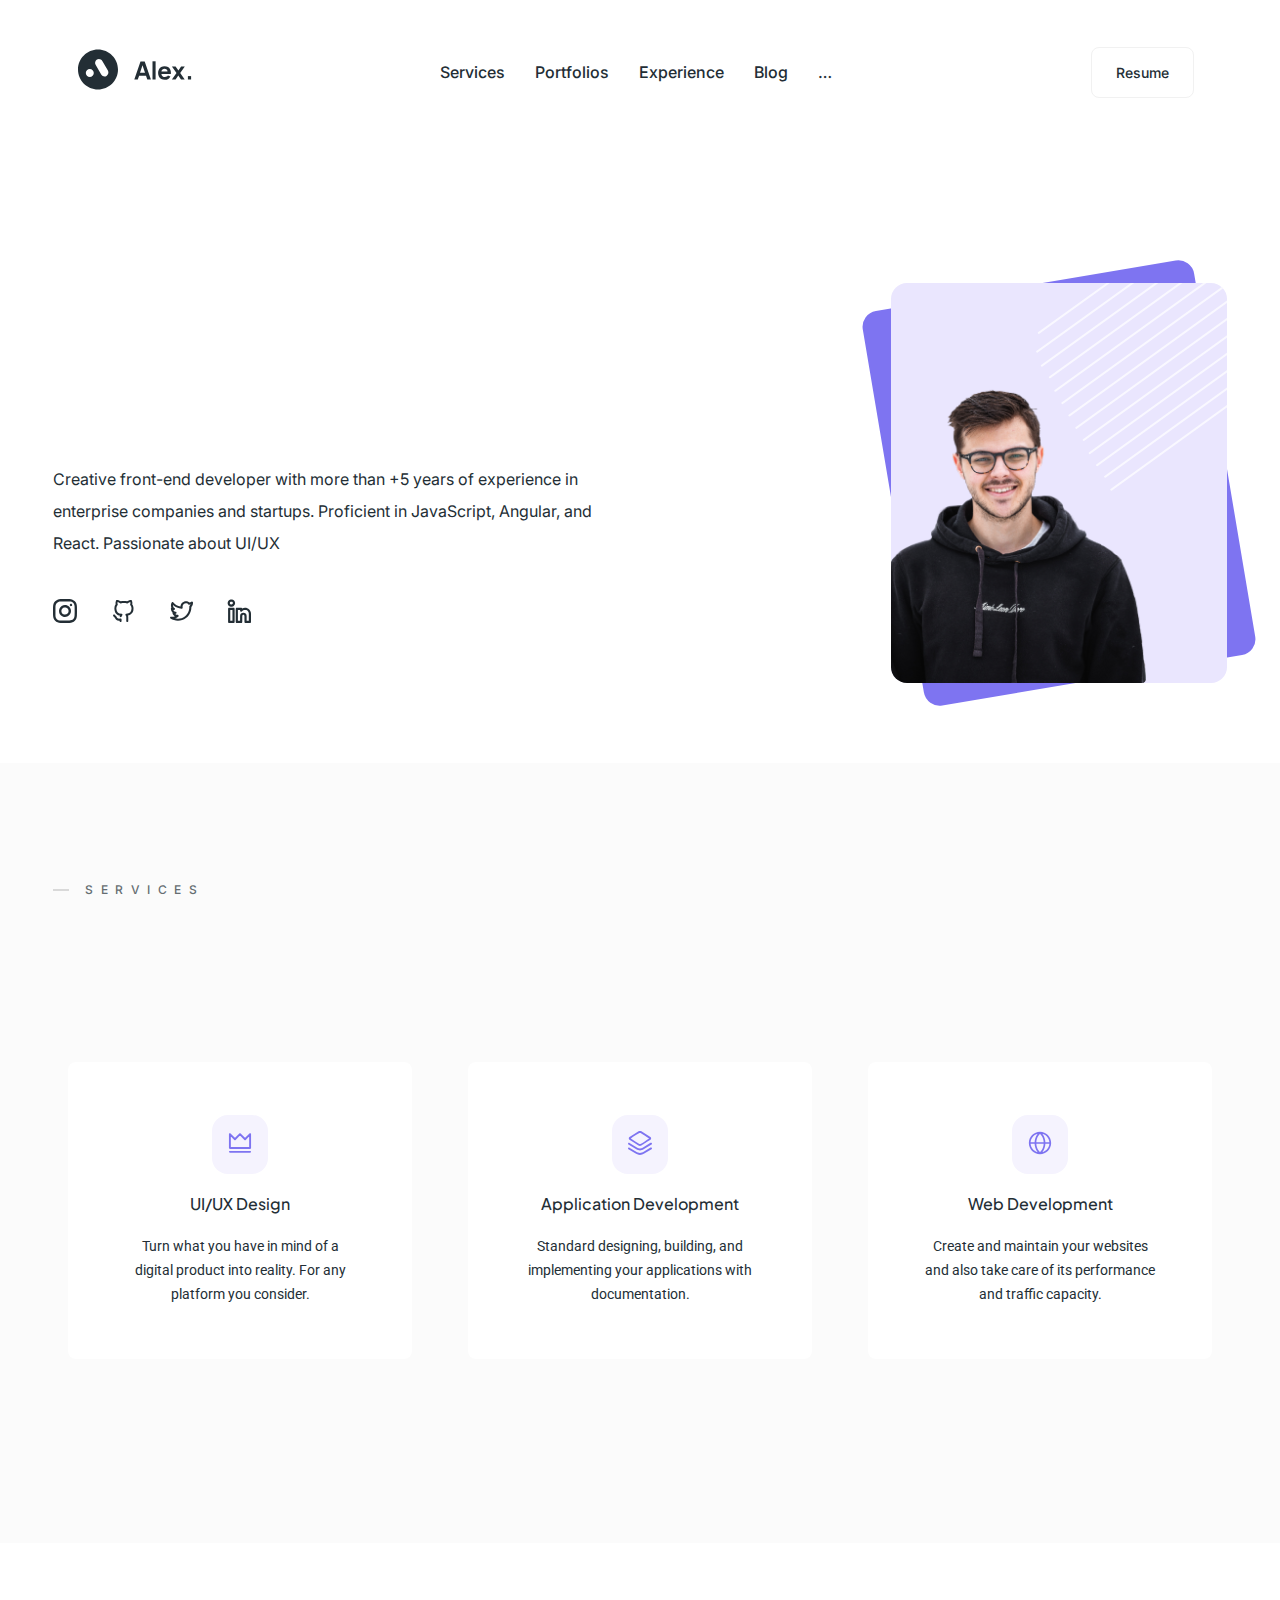
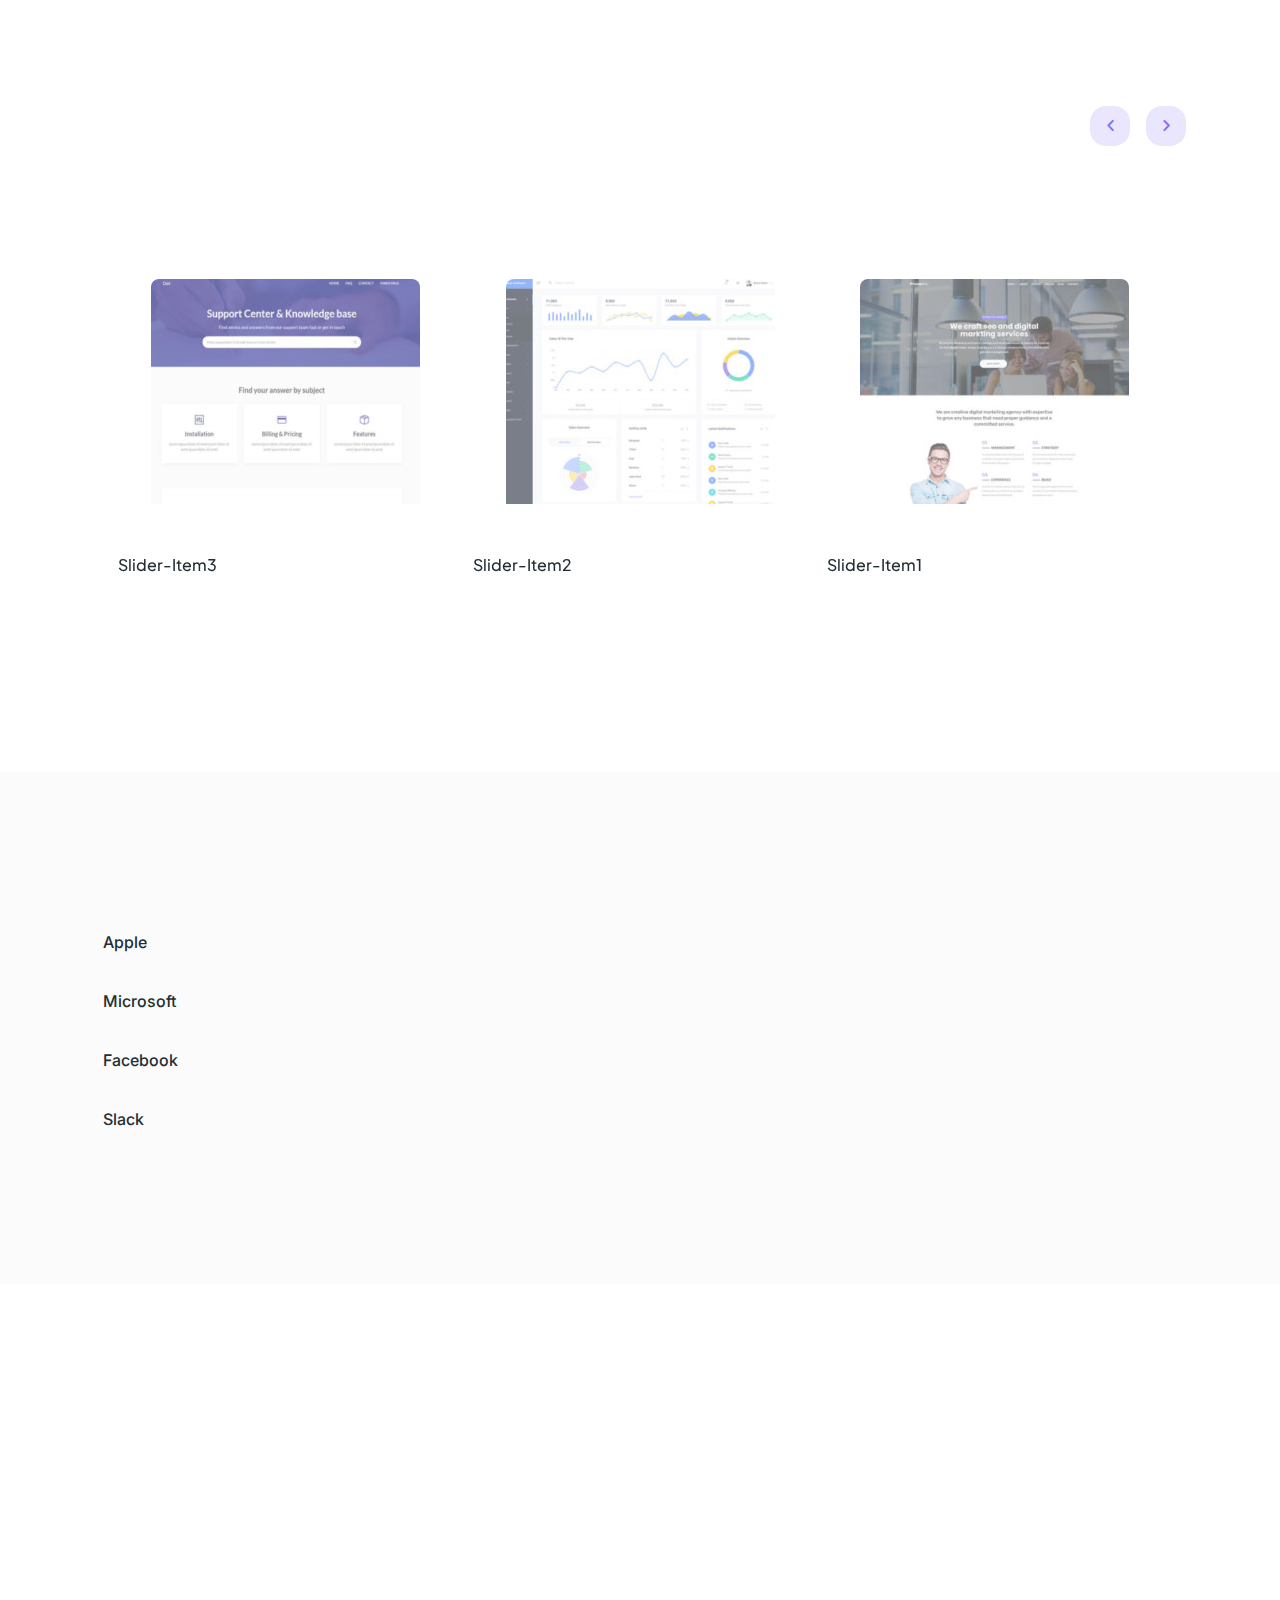
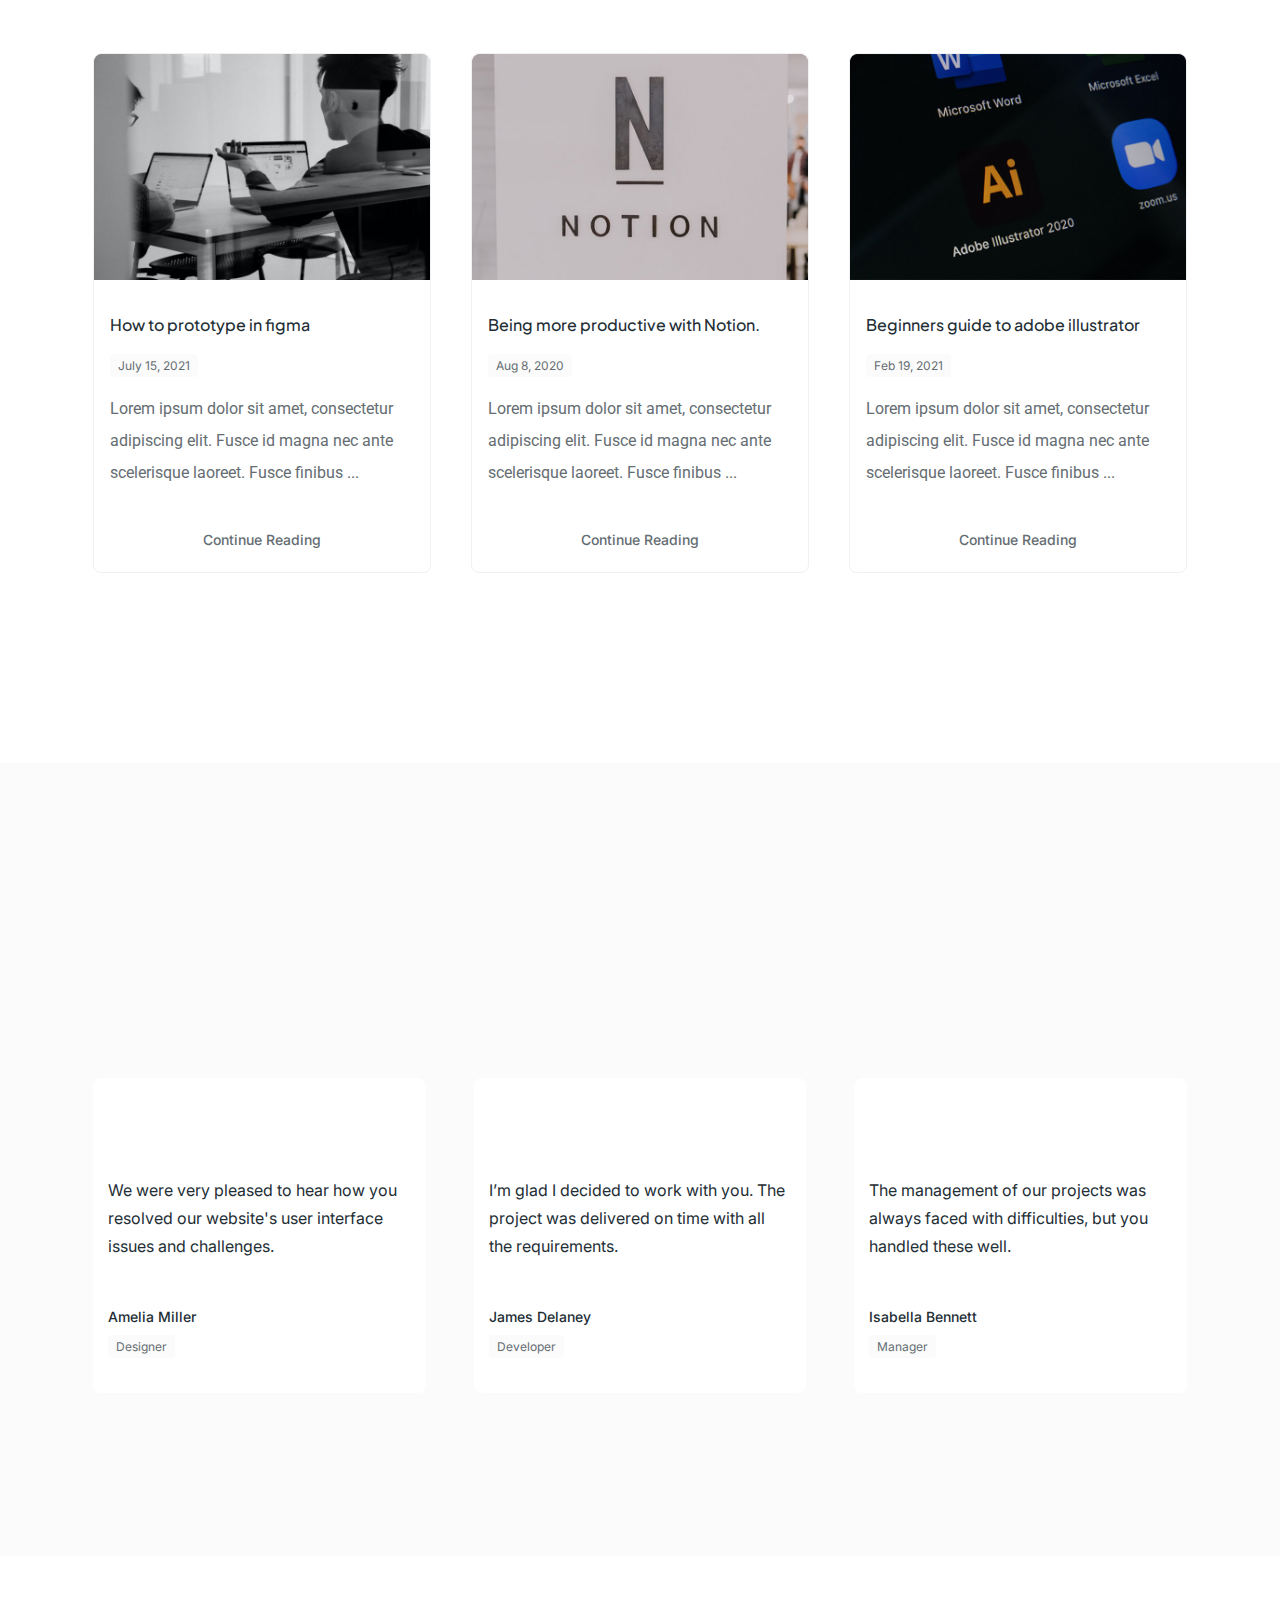
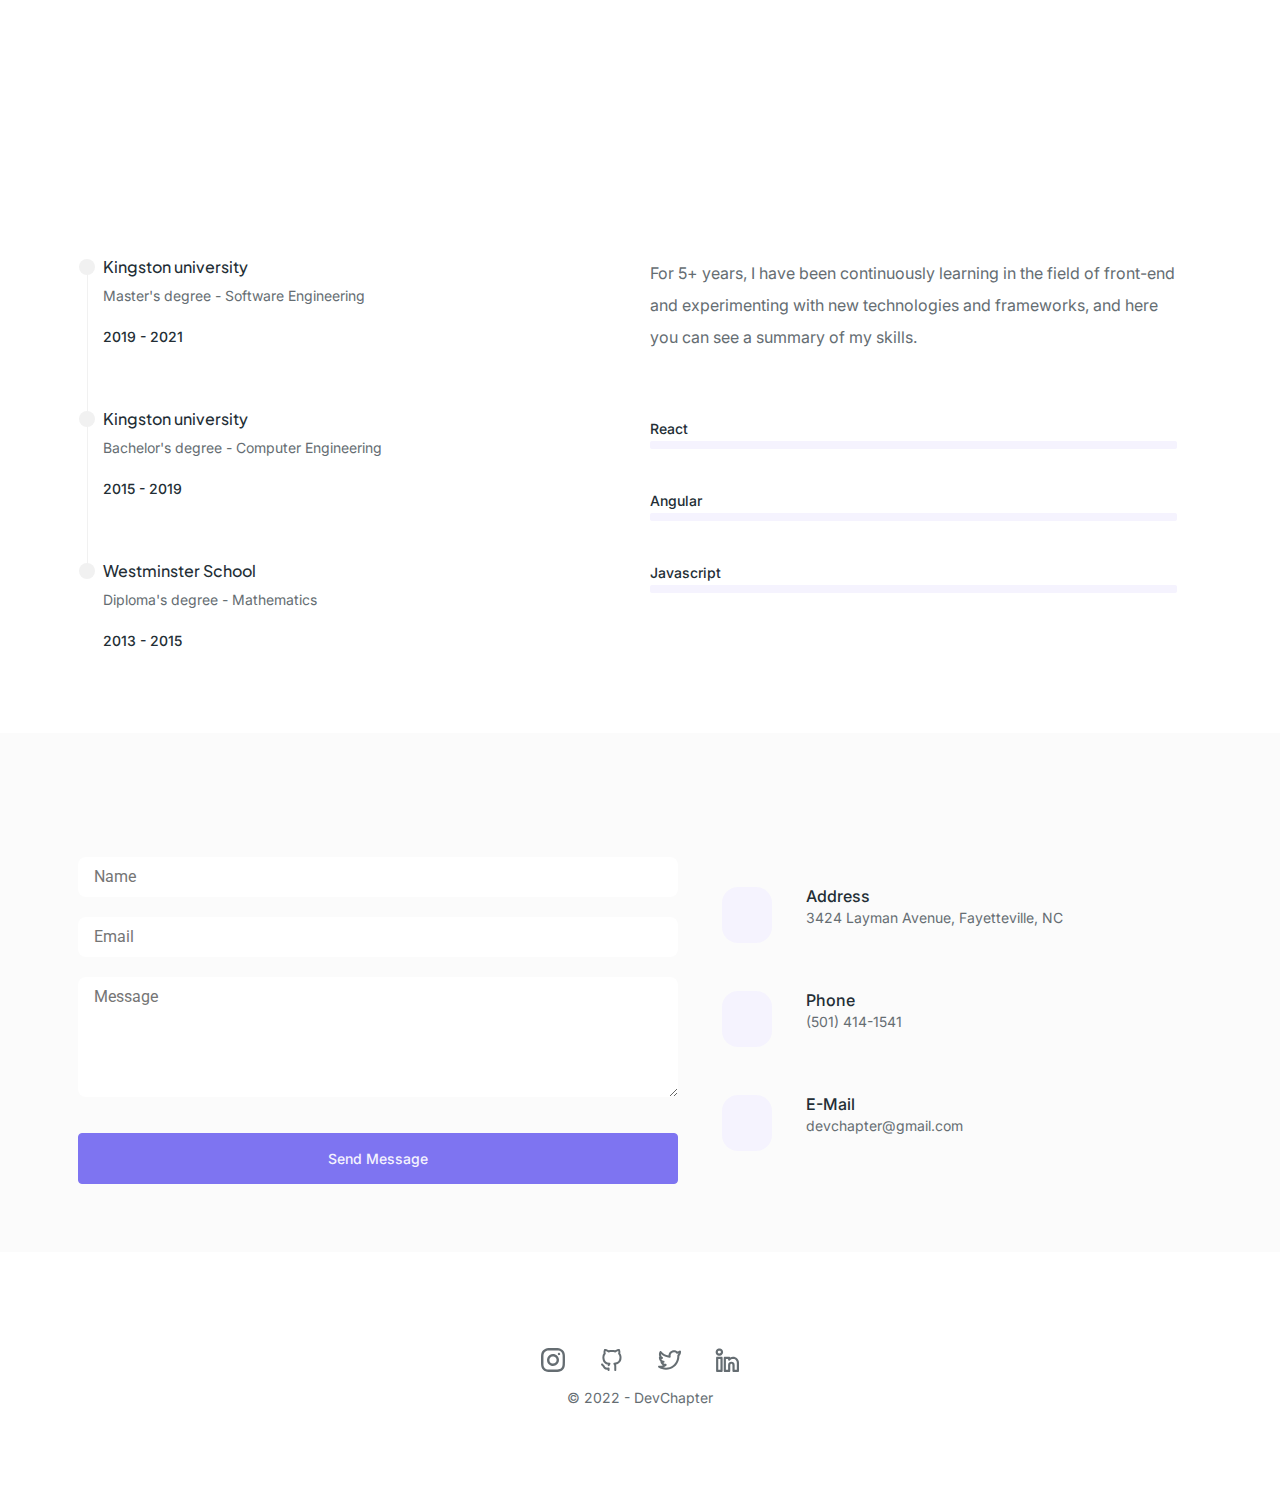
<file: index.html>
<!DOCTYPE html>
<html lang="en-US">
<head>
	<meta charset="UTF-8">
	<meta name="viewport" content="width=device-width, initial-scale=1">
	<link rel="profile" href="http://gmpg.org/xfn/11">
	<link rel="pingback" href="https://arsendanylenko.github.io/alex-smith/xmlrpc.php">
	<title>Developer Alex Smith</title>
<meta name="robots" content="max-image-preview:large">
<link rel="dns-prefetch" href="//s.w.org">
<link rel="alternate" type="application/rss+xml" title="Developer Alex Smith &raquo; Feed" href="https://arsendanylenko.github.io/alex-smith/feed/">
<link rel="alternate" type="application/rss+xml" title="Developer Alex Smith &raquo; Comments Feed" href="https://arsendanylenko.github.io/alex-smith/comments/feed/">
<link rel="stylesheet" id="wp-block-library-css" href="https://arsendanylenko.github.io/alex-smith/wp-includes/css/dist/block-library/style.min.css?ver=6.0.3" media="all">
<style id="global-styles-inline-css">body{--wp--preset--color--black: #000000;--wp--preset--color--cyan-bluish-gray: #abb8c3;--wp--preset--color--white: #ffffff;--wp--preset--color--pale-pink: #f78da7;--wp--preset--color--vivid-red: #cf2e2e;--wp--preset--color--luminous-vivid-orange: #ff6900;--wp--preset--color--luminous-vivid-amber: #fcb900;--wp--preset--color--light-green-cyan: #7bdcb5;--wp--preset--color--vivid-green-cyan: #00d084;--wp--preset--color--pale-cyan-blue: #8ed1fc;--wp--preset--color--vivid-cyan-blue: #0693e3;--wp--preset--color--vivid-purple: #9b51e0;--wp--preset--gradient--vivid-cyan-blue-to-vivid-purple: linear-gradient(135deg,rgba(6,147,227,1) 0%,rgb(155,81,224) 100%);--wp--preset--gradient--light-green-cyan-to-vivid-green-cyan: linear-gradient(135deg,rgb(122,220,180) 0%,rgb(0,208,130) 100%);--wp--preset--gradient--luminous-vivid-amber-to-luminous-vivid-orange: linear-gradient(135deg,rgba(252,185,0,1) 0%,rgba(255,105,0,1) 100%);--wp--preset--gradient--luminous-vivid-orange-to-vivid-red: linear-gradient(135deg,rgba(255,105,0,1) 0%,rgb(207,46,46) 100%);--wp--preset--gradient--very-light-gray-to-cyan-bluish-gray: linear-gradient(135deg,rgb(238,238,238) 0%,rgb(169,184,195) 100%);--wp--preset--gradient--cool-to-warm-spectrum: linear-gradient(135deg,rgb(74,234,220) 0%,rgb(151,120,209) 20%,rgb(207,42,186) 40%,rgb(238,44,130) 60%,rgb(251,105,98) 80%,rgb(254,248,76) 100%);--wp--preset--gradient--blush-light-purple: linear-gradient(135deg,rgb(255,206,236) 0%,rgb(152,150,240) 100%);--wp--preset--gradient--blush-bordeaux: linear-gradient(135deg,rgb(254,205,165) 0%,rgb(254,45,45) 50%,rgb(107,0,62) 100%);--wp--preset--gradient--luminous-dusk: linear-gradient(135deg,rgb(255,203,112) 0%,rgb(199,81,192) 50%,rgb(65,88,208) 100%);--wp--preset--gradient--pale-ocean: linear-gradient(135deg,rgb(255,245,203) 0%,rgb(182,227,212) 50%,rgb(51,167,181) 100%);--wp--preset--gradient--electric-grass: linear-gradient(135deg,rgb(202,248,128) 0%,rgb(113,206,126) 100%);--wp--preset--gradient--midnight: linear-gradient(135deg,rgb(2,3,129) 0%,rgb(40,116,252) 100%);--wp--preset--duotone--dark-grayscale: url('#wp-duotone-dark-grayscale');--wp--preset--duotone--grayscale: url('#wp-duotone-grayscale');--wp--preset--duotone--purple-yellow: url('#wp-duotone-purple-yellow');--wp--preset--duotone--blue-red: url('#wp-duotone-blue-red');--wp--preset--duotone--midnight: url('#wp-duotone-midnight');--wp--preset--duotone--magenta-yellow: url('#wp-duotone-magenta-yellow');--wp--preset--duotone--purple-green: url('#wp-duotone-purple-green');--wp--preset--duotone--blue-orange: url('#wp-duotone-blue-orange');--wp--preset--font-size--small: 13px;--wp--preset--font-size--medium: 20px;--wp--preset--font-size--large: 36px;--wp--preset--font-size--x-large: 42px;}.has-black-color{color: var(--wp--preset--color--black) !important;}.has-cyan-bluish-gray-color{color: var(--wp--preset--color--cyan-bluish-gray) !important;}.has-white-color{color: var(--wp--preset--color--white) !important;}.has-pale-pink-color{color: var(--wp--preset--color--pale-pink) !important;}.has-vivid-red-color{color: var(--wp--preset--color--vivid-red) !important;}.has-luminous-vivid-orange-color{color: var(--wp--preset--color--luminous-vivid-orange) !important;}.has-luminous-vivid-amber-color{color: var(--wp--preset--color--luminous-vivid-amber) !important;}.has-light-green-cyan-color{color: var(--wp--preset--color--light-green-cyan) !important;}.has-vivid-green-cyan-color{color: var(--wp--preset--color--vivid-green-cyan) !important;}.has-pale-cyan-blue-color{color: var(--wp--preset--color--pale-cyan-blue) !important;}.has-vivid-cyan-blue-color{color: var(--wp--preset--color--vivid-cyan-blue) !important;}.has-vivid-purple-color{color: var(--wp--preset--color--vivid-purple) !important;}.has-black-background-color{background-color: var(--wp--preset--color--black) !important;}.has-cyan-bluish-gray-background-color{background-color: var(--wp--preset--color--cyan-bluish-gray) !important;}.has-white-background-color{background-color: var(--wp--preset--color--white) !important;}.has-pale-pink-background-color{background-color: var(--wp--preset--color--pale-pink) !important;}.has-vivid-red-background-color{background-color: var(--wp--preset--color--vivid-red) !important;}.has-luminous-vivid-orange-background-color{background-color: var(--wp--preset--color--luminous-vivid-orange) !important;}.has-luminous-vivid-amber-background-color{background-color: var(--wp--preset--color--luminous-vivid-amber) !important;}.has-light-green-cyan-background-color{background-color: var(--wp--preset--color--light-green-cyan) !important;}.has-vivid-green-cyan-background-color{background-color: var(--wp--preset--color--vivid-green-cyan) !important;}.has-pale-cyan-blue-background-color{background-color: var(--wp--preset--color--pale-cyan-blue) !important;}.has-vivid-cyan-blue-background-color{background-color: var(--wp--preset--color--vivid-cyan-blue) !important;}.has-vivid-purple-background-color{background-color: var(--wp--preset--color--vivid-purple) !important;}.has-black-border-color{border-color: var(--wp--preset--color--black) !important;}.has-cyan-bluish-gray-border-color{border-color: var(--wp--preset--color--cyan-bluish-gray) !important;}.has-white-border-color{border-color: var(--wp--preset--color--white) !important;}.has-pale-pink-border-color{border-color: var(--wp--preset--color--pale-pink) !important;}.has-vivid-red-border-color{border-color: var(--wp--preset--color--vivid-red) !important;}.has-luminous-vivid-orange-border-color{border-color: var(--wp--preset--color--luminous-vivid-orange) !important;}.has-luminous-vivid-amber-border-color{border-color: var(--wp--preset--color--luminous-vivid-amber) !important;}.has-light-green-cyan-border-color{border-color: var(--wp--preset--color--light-green-cyan) !important;}.has-vivid-green-cyan-border-color{border-color: var(--wp--preset--color--vivid-green-cyan) !important;}.has-pale-cyan-blue-border-color{border-color: var(--wp--preset--color--pale-cyan-blue) !important;}.has-vivid-cyan-blue-border-color{border-color: var(--wp--preset--color--vivid-cyan-blue) !important;}.has-vivid-purple-border-color{border-color: var(--wp--preset--color--vivid-purple) !important;}.has-vivid-cyan-blue-to-vivid-purple-gradient-background{background: var(--wp--preset--gradient--vivid-cyan-blue-to-vivid-purple) !important;}.has-light-green-cyan-to-vivid-green-cyan-gradient-background{background: var(--wp--preset--gradient--light-green-cyan-to-vivid-green-cyan) !important;}.has-luminous-vivid-amber-to-luminous-vivid-orange-gradient-background{background: var(--wp--preset--gradient--luminous-vivid-amber-to-luminous-vivid-orange) !important;}.has-luminous-vivid-orange-to-vivid-red-gradient-background{background: var(--wp--preset--gradient--luminous-vivid-orange-to-vivid-red) !important;}.has-very-light-gray-to-cyan-bluish-gray-gradient-background{background: var(--wp--preset--gradient--very-light-gray-to-cyan-bluish-gray) !important;}.has-cool-to-warm-spectrum-gradient-background{background: var(--wp--preset--gradient--cool-to-warm-spectrum) !important;}.has-blush-light-purple-gradient-background{background: var(--wp--preset--gradient--blush-light-purple) !important;}.has-blush-bordeaux-gradient-background{background: var(--wp--preset--gradient--blush-bordeaux) !important;}.has-luminous-dusk-gradient-background{background: var(--wp--preset--gradient--luminous-dusk) !important;}.has-pale-ocean-gradient-background{background: var(--wp--preset--gradient--pale-ocean) !important;}.has-electric-grass-gradient-background{background: var(--wp--preset--gradient--electric-grass) !important;}.has-midnight-gradient-background{background: var(--wp--preset--gradient--midnight) !important;}.has-small-font-size{font-size: var(--wp--preset--font-size--small) !important;}.has-medium-font-size{font-size: var(--wp--preset--font-size--medium) !important;}.has-large-font-size{font-size: var(--wp--preset--font-size--large) !important;}.has-x-large-font-size{font-size: var(--wp--preset--font-size--x-large) !important;}</style>
<link rel="stylesheet" id="hfe-style-css" href="https://arsendanylenko.github.io/alex-smith/wp-content/plugins/header-footer-elementor/assets/css/header-footer-elementor.css?ver=1.6.13" media="all">
<link rel="stylesheet" id="elementor-icons-css" href="https://arsendanylenko.github.io/alex-smith/wp-content/plugins/elementor/assets/lib/eicons/css/elementor-icons.min.css?ver=5.16.0" media="all">
<link rel="stylesheet" id="elementor-frontend-css" href="https://arsendanylenko.github.io/alex-smith/wp-content/uploads/elementor/css/custom-frontend-lite.min.css?ver=1670838402" media="all">
<style id="elementor-frontend-inline-css">.elementor-kit-1316{--e-global-color-primary:#232E35;--e-global-color-secondary:#7E74F1;--e-global-color-text:#232E35;--e-global-color-5063fab:#7E74F1;--e-global-typography-primary-font-family:"Inter";--e-global-typography-primary-font-weight:500;--e-global-typography-secondary-font-family:"Roboto Slab";--e-global-typography-secondary-font-weight:400;--e-global-typography-text-font-family:"Inter";--e-global-typography-text-font-weight:400;--e-global-typography-accent-font-family:"Roboto";--e-global-typography-accent-font-weight:500;}.elementor-section.elementor-section-boxed > .elementor-container{max-width:1140px;}.e-con{--container-max-width:1140px;}.elementor-widget:not(:last-child){margin-bottom:20px;}.elementor-element{--widgets-spacing:20px;}{}h1.entry-title{display:var(--page-title-display);}.site-header{padding-right:0px;padding-left:0px;}@media(max-width:992px){.elementor-section.elementor-section-boxed > .elementor-container{max-width:1024px;}.e-con{--container-max-width:1024px;}}@media(max-width:767px){.elementor-section.elementor-section-boxed > .elementor-container{max-width:767px;}.e-con{--container-max-width:767px;}}
.elementor-1507 .elementor-element.elementor-element-e44dd17{--spacer-size:0px;}.elementor-1507 .elementor-element.elementor-element-d964470 > .elementor-container > .elementor-column > .elementor-widget-wrap{align-content:center;align-items:center;}.elementor-1507 .elementor-element.elementor-element-29ae72e > .elementor-widget-wrap > .elementor-widget:not(.elementor-widget__width-auto):not(.elementor-widget__width-initial):not(:last-child):not(.elementor-absolute){margin-bottom:16px;}.elementor-1507 .elementor-element.elementor-element-0fb2f6f .elementor-heading-title{color:#656D72;font-family:"Inter", Sans-serif;font-weight:500;text-transform:uppercase;font-style:normal;line-height:24px;letter-spacing:7.5px;}.elementor-1507 .elementor-element.elementor-element-ec53c1b .elementor-heading-title{color:var( --e-global-color-primary );font-family:"Jakarta", Sans-serif;font-size:44px;font-weight:700;line-height:55px;}.elementor-1507 .elementor-element.elementor-element-707c532 .elementor-heading-title{color:var( --e-global-color-primary );font-family:"Inter", Sans-serif;font-size:16px;font-weight:400;font-style:normal;line-height:32px;}.elementor-1507 .elementor-element.elementor-element-707c532 > .elementor-widget-container{padding:16px 0px 24px 0px;}.elementor-1507 .elementor-element.elementor-element-7add57c .elementor-icon-wrapper{text-align:center;}.elementor-1507 .elementor-element.elementor-element-7add57c.elementor-view-stacked .elementor-icon{background-color:var( --e-global-color-primary );}.elementor-1507 .elementor-element.elementor-element-7add57c.elementor-view-framed .elementor-icon, .elementor-1507 .elementor-element.elementor-element-7add57c.elementor-view-default .elementor-icon{color:var( --e-global-color-primary );border-color:var( --e-global-color-primary );}.elementor-1507 .elementor-element.elementor-element-7add57c.elementor-view-framed .elementor-icon, .elementor-1507 .elementor-element.elementor-element-7add57c.elementor-view-default .elementor-icon svg{fill:var( --e-global-color-primary );}.elementor-1507 .elementor-element.elementor-element-7add57c.elementor-view-stacked .elementor-icon:hover{background-color:var( --e-global-color-secondary );}.elementor-1507 .elementor-element.elementor-element-7add57c.elementor-view-framed .elementor-icon:hover, .elementor-1507 .elementor-element.elementor-element-7add57c.elementor-view-default .elementor-icon:hover{color:var( --e-global-color-secondary );border-color:var( --e-global-color-secondary );}.elementor-1507 .elementor-element.elementor-element-7add57c.elementor-view-framed .elementor-icon:hover, .elementor-1507 .elementor-element.elementor-element-7add57c.elementor-view-default .elementor-icon:hover svg{fill:var( --e-global-color-secondary );}.elementor-1507 .elementor-element.elementor-element-7add57c .elementor-icon{font-size:24px;}.elementor-1507 .elementor-element.elementor-element-7add57c .elementor-icon i, .elementor-1507 .elementor-element.elementor-element-7add57c .elementor-icon svg{transform:rotate(0deg);}.elementor-1507 .elementor-element.elementor-element-7add57c > .elementor-widget-container{padding:0px 34px 0px 0px;}.elementor-1507 .elementor-element.elementor-element-7add57c{width:auto;max-width:auto;align-self:flex-start;}.elementor-1507 .elementor-element.elementor-element-fc97217 .elementor-icon-wrapper{text-align:center;}.elementor-1507 .elementor-element.elementor-element-fc97217.elementor-view-stacked .elementor-icon{background-color:var( --e-global-color-primary );}.elementor-1507 .elementor-element.elementor-element-fc97217.elementor-view-framed .elementor-icon, .elementor-1507 .elementor-element.elementor-element-fc97217.elementor-view-default .elementor-icon{color:var( --e-global-color-primary );border-color:var( --e-global-color-primary );}.elementor-1507 .elementor-element.elementor-element-fc97217.elementor-view-framed .elementor-icon, .elementor-1507 .elementor-element.elementor-element-fc97217.elementor-view-default .elementor-icon svg{fill:var( --e-global-color-primary );}.elementor-1507 .elementor-element.elementor-element-fc97217.elementor-view-stacked .elementor-icon:hover{background-color:var( --e-global-color-secondary );}.elementor-1507 .elementor-element.elementor-element-fc97217.elementor-view-framed .elementor-icon:hover, .elementor-1507 .elementor-element.elementor-element-fc97217.elementor-view-default .elementor-icon:hover{color:var( --e-global-color-secondary );border-color:var( --e-global-color-secondary );}.elementor-1507 .elementor-element.elementor-element-fc97217.elementor-view-framed .elementor-icon:hover, .elementor-1507 .elementor-element.elementor-element-fc97217.elementor-view-default .elementor-icon:hover svg{fill:var( --e-global-color-secondary );}.elementor-1507 .elementor-element.elementor-element-fc97217 .elementor-icon{font-size:24px;}.elementor-1507 .elementor-element.elementor-element-fc97217 .elementor-icon i, .elementor-1507 .elementor-element.elementor-element-fc97217 .elementor-icon svg{transform:rotate(0deg);}.elementor-1507 .elementor-element.elementor-element-fc97217 > .elementor-widget-container{padding:0px 34px 0px 0px;}.elementor-1507 .elementor-element.elementor-element-fc97217{width:auto;max-width:auto;}.elementor-1507 .elementor-element.elementor-element-dd639d9 .elementor-icon-wrapper{text-align:center;}.elementor-1507 .elementor-element.elementor-element-dd639d9.elementor-view-stacked .elementor-icon{background-color:var( --e-global-color-primary );}.elementor-1507 .elementor-element.elementor-element-dd639d9.elementor-view-framed .elementor-icon, .elementor-1507 .elementor-element.elementor-element-dd639d9.elementor-view-default .elementor-icon{color:var( --e-global-color-primary );border-color:var( --e-global-color-primary );}.elementor-1507 .elementor-element.elementor-element-dd639d9.elementor-view-framed .elementor-icon, .elementor-1507 .elementor-element.elementor-element-dd639d9.elementor-view-default .elementor-icon svg{fill:var( --e-global-color-primary );}.elementor-1507 .elementor-element.elementor-element-dd639d9.elementor-view-stacked .elementor-icon:hover{background-color:var( --e-global-color-secondary );}.elementor-1507 .elementor-element.elementor-element-dd639d9.elementor-view-framed .elementor-icon:hover, .elementor-1507 .elementor-element.elementor-element-dd639d9.elementor-view-default .elementor-icon:hover{color:var( --e-global-color-secondary );border-color:var( --e-global-color-secondary );}.elementor-1507 .elementor-element.elementor-element-dd639d9.elementor-view-framed .elementor-icon:hover, .elementor-1507 .elementor-element.elementor-element-dd639d9.elementor-view-default .elementor-icon:hover svg{fill:var( --e-global-color-secondary );}.elementor-1507 .elementor-element.elementor-element-dd639d9 .elementor-icon{font-size:24px;}.elementor-1507 .elementor-element.elementor-element-dd639d9 .elementor-icon i, .elementor-1507 .elementor-element.elementor-element-dd639d9 .elementor-icon svg{transform:rotate(0deg);}.elementor-1507 .elementor-element.elementor-element-dd639d9 > .elementor-widget-container{padding:0px 34px 0px 0px;}.elementor-1507 .elementor-element.elementor-element-dd639d9{width:auto;max-width:auto;}.elementor-1507 .elementor-element.elementor-element-58d109e .elementor-icon-wrapper{text-align:center;}.elementor-1507 .elementor-element.elementor-element-58d109e.elementor-view-stacked .elementor-icon{background-color:var( --e-global-color-primary );}.elementor-1507 .elementor-element.elementor-element-58d109e.elementor-view-framed .elementor-icon, .elementor-1507 .elementor-element.elementor-element-58d109e.elementor-view-default .elementor-icon{color:var( --e-global-color-primary );border-color:var( --e-global-color-primary );}.elementor-1507 .elementor-element.elementor-element-58d109e.elementor-view-framed .elementor-icon, .elementor-1507 .elementor-element.elementor-element-58d109e.elementor-view-default .elementor-icon svg{fill:var( --e-global-color-primary );}.elementor-1507 .elementor-element.elementor-element-58d109e.elementor-view-stacked .elementor-icon:hover{background-color:var( --e-global-color-secondary );}.elementor-1507 .elementor-element.elementor-element-58d109e.elementor-view-framed .elementor-icon:hover, .elementor-1507 .elementor-element.elementor-element-58d109e.elementor-view-default .elementor-icon:hover{color:var( --e-global-color-secondary );border-color:var( --e-global-color-secondary );}.elementor-1507 .elementor-element.elementor-element-58d109e.elementor-view-framed .elementor-icon:hover, .elementor-1507 .elementor-element.elementor-element-58d109e.elementor-view-default .elementor-icon:hover svg{fill:var( --e-global-color-secondary );}.elementor-1507 .elementor-element.elementor-element-58d109e .elementor-icon{font-size:24px;}.elementor-1507 .elementor-element.elementor-element-58d109e .elementor-icon i, .elementor-1507 .elementor-element.elementor-element-58d109e .elementor-icon svg{transform:rotate(0deg);}.elementor-1507 .elementor-element.elementor-element-58d109e{width:auto;max-width:auto;}.elementor-bc-flex-widget .elementor-1507 .elementor-element.elementor-element-a262efd.elementor-column .elementor-widget-wrap{align-items:center;}.elementor-1507 .elementor-element.elementor-element-a262efd.elementor-column.elementor-element[data-element_type="column"] > .elementor-widget-wrap.elementor-element-populated{align-content:center;align-items:center;}.elementor-1507 .elementor-element.elementor-element-a262efd.elementor-column > .elementor-widget-wrap{justify-content:flex-end;}.elementor-1507 .elementor-element.elementor-element-d680778{text-align:left;width:auto;max-width:auto;align-self:flex-end;}.elementor-1507 .elementor-element.elementor-element-d680778 img{border-radius:0px 0px 0px 0px;}.elementor-1507 .elementor-element.elementor-element-d680778 > .elementor-widget-container{background-color:#EAE6FE;border-radius:16px 16px 16px 16px;}.elementor-1507 .elementor-element.elementor-element-a59d048{--spacer-size:60px;}.elementor-1507 .elementor-element.elementor-element-836dfb6:not(.elementor-motion-effects-element-type-background), .elementor-1507 .elementor-element.elementor-element-836dfb6 > .elementor-motion-effects-container > .elementor-motion-effects-layer{background-color:#FBFBFB;}.elementor-1507 .elementor-element.elementor-element-836dfb6{transition:background 0.3s, border 0.3s, border-radius 0.3s, box-shadow 0.3s;}.elementor-1507 .elementor-element.elementor-element-836dfb6 > .elementor-background-overlay{transition:background 0.3s, border-radius 0.3s, opacity 0.3s;}.elementor-bc-flex-widget .elementor-1507 .elementor-element.elementor-element-72030af.elementor-column .elementor-widget-wrap{align-items:center;}.elementor-1507 .elementor-element.elementor-element-72030af.elementor-column.elementor-element[data-element_type="column"] > .elementor-widget-wrap.elementor-element-populated{align-content:center;align-items:center;}.elementor-1507 .elementor-element.elementor-element-72030af.elementor-column > .elementor-widget-wrap{justify-content:center;}.elementor-1507 .elementor-element.elementor-element-72030af > .elementor-widget-wrap > .elementor-widget:not(.elementor-widget__width-auto):not(.elementor-widget__width-initial):not(:last-child):not(.elementor-absolute){margin-bottom:0px;}.elementor-1507 .elementor-element.elementor-element-3ef8ec8{--spacer-size:115px;}.elementor-1507 .elementor-element.elementor-element-794f5a2{text-align:left;width:100%;max-width:100%;align-self:center;}.elementor-1507 .elementor-element.elementor-element-794f5a2 .elementor-heading-title{color:#656D72;font-family:"Inter", Sans-serif;font-size:12px;font-weight:500;text-transform:uppercase;font-style:normal;line-height:24px;letter-spacing:7.5px;}.elementor-1507 .elementor-element.elementor-element-794f5a2 > .elementor-widget-container{margin:0px 0px 0px 0px;padding:0px 0px 0px 0px;}.elementor-1507 .elementor-element.elementor-element-fbf7c45{text-align:left;width:100%;max-width:100%;align-self:center;}.elementor-1507 .elementor-element.elementor-element-fbf7c45 .elementor-heading-title{color:var( --e-global-color-primary );font-family:"Jakarta", Sans-serif;font-size:36px;font-weight:700;line-height:45px;}.elementor-1507 .elementor-element.elementor-element-35cef20{--spacer-size:115px;width:100%;max-width:100%;}.elementor-1507 .elementor-element.elementor-element-832575e > .elementor-container > .elementor-column > .elementor-widget-wrap{align-content:center;align-items:center;}.elementor-1507 .elementor-element.elementor-element-832575e{margin-top:0px;margin-bottom:184px;padding:0px 0px 0px 0px;}.elementor-bc-flex-widget .elementor-1507 .elementor-element.elementor-element-99a50d2.elementor-column .elementor-widget-wrap{align-items:center;}.elementor-1507 .elementor-element.elementor-element-99a50d2.elementor-column.elementor-element[data-element_type="column"] > .elementor-widget-wrap.elementor-element-populated{align-content:center;align-items:center;}.elementor-1507 .elementor-element.elementor-element-99a50d2.elementor-column > .elementor-widget-wrap{justify-content:center;}.elementor-1507 .elementor-element.elementor-element-99a50d2 > .elementor-widget-wrap > .elementor-widget:not(.elementor-widget__width-auto):not(.elementor-widget__width-initial):not(:last-child):not(.elementor-absolute){margin-bottom:0px;}.elementor-1507 .elementor-element.elementor-element-99a50d2:not(.elementor-motion-effects-element-type-background) > .elementor-widget-wrap, .elementor-1507 .elementor-element.elementor-element-99a50d2 > .elementor-widget-wrap > .elementor-motion-effects-container > .elementor-motion-effects-layer{background-color:#FFFFFF;}.elementor-1507 .elementor-element.elementor-element-99a50d2 > .elementor-element-populated, .elementor-1507 .elementor-element.elementor-element-99a50d2 > .elementor-element-populated > .elementor-background-overlay, .elementor-1507 .elementor-element.elementor-element-99a50d2 > .elementor-background-slideshow{border-radius:8px 8px 8px 8px;}.elementor-1507 .elementor-element.elementor-element-99a50d2 > .elementor-element-populated{transition:background 0.3s, border 0.3s, border-radius 0.3s, box-shadow 0.3s;padding:53px 57px 53px 57px;}.elementor-1507 .elementor-element.elementor-element-99a50d2 > .elementor-element-populated > .elementor-background-overlay{transition:background 0.3s, border-radius 0.3s, opacity 0.3s;}.elementor-1507 .elementor-element.elementor-element-0769447 .elementor-icon-wrapper{text-align:center;}.elementor-1507 .elementor-element.elementor-element-0769447.elementor-view-stacked .elementor-icon{background-color:var( --e-global-color-secondary );}.elementor-1507 .elementor-element.elementor-element-0769447.elementor-view-framed .elementor-icon, .elementor-1507 .elementor-element.elementor-element-0769447.elementor-view-default .elementor-icon{color:var( --e-global-color-secondary );border-color:var( --e-global-color-secondary );}.elementor-1507 .elementor-element.elementor-element-0769447.elementor-view-framed .elementor-icon, .elementor-1507 .elementor-element.elementor-element-0769447.elementor-view-default .elementor-icon svg{fill:var( --e-global-color-secondary );}.elementor-1507 .elementor-element.elementor-element-0769447 .elementor-icon{font-size:24px;}.elementor-1507 .elementor-element.elementor-element-0769447 .elementor-icon i, .elementor-1507 .elementor-element.elementor-element-0769447 .elementor-icon svg{transform:rotate(0deg);}.elementor-1507 .elementor-element.elementor-element-0769447 > .elementor-widget-container{padding:16px 16px 12px 16px;background-color:#F5F3FE;border-radius:16px 16px 16px 16px;}.elementor-1507 .elementor-element.elementor-element-0769447{width:initial;max-width:initial;}.elementor-1507 .elementor-element.elementor-element-3dfe1e9{text-align:center;}.elementor-1507 .elementor-element.elementor-element-3dfe1e9 .elementor-heading-title{color:var( --e-global-color-primary );font-family:"Jakarta", Sans-serif;font-size:16px;font-weight:500;font-style:normal;line-height:20px;}.elementor-1507 .elementor-element.elementor-element-3dfe1e9 > .elementor-widget-container{padding:20px 0px 20px 0px;}.elementor-1507 .elementor-element.elementor-element-b22b07c{text-align:center;}.elementor-1507 .elementor-element.elementor-element-b22b07c .elementor-heading-title{color:var( --e-global-color-primary );font-size:14px;font-weight:400;font-style:normal;line-height:24px;}.elementor-bc-flex-widget .elementor-1507 .elementor-element.elementor-element-d2be8a5.elementor-column .elementor-widget-wrap{align-items:center;}.elementor-1507 .elementor-element.elementor-element-d2be8a5.elementor-column.elementor-element[data-element_type="column"] > .elementor-widget-wrap.elementor-element-populated{align-content:center;align-items:center;}.elementor-1507 .elementor-element.elementor-element-d2be8a5.elementor-column > .elementor-widget-wrap{justify-content:center;}.elementor-1507 .elementor-element.elementor-element-d2be8a5 > .elementor-widget-wrap > .elementor-widget:not(.elementor-widget__width-auto):not(.elementor-widget__width-initial):not(:last-child):not(.elementor-absolute){margin-bottom:0px;}.elementor-1507 .elementor-element.elementor-element-d2be8a5:not(.elementor-motion-effects-element-type-background) > .elementor-widget-wrap, .elementor-1507 .elementor-element.elementor-element-d2be8a5 > .elementor-widget-wrap > .elementor-motion-effects-container > .elementor-motion-effects-layer{background-color:#FFFFFF;}.elementor-1507 .elementor-element.elementor-element-d2be8a5 > .elementor-element-populated, .elementor-1507 .elementor-element.elementor-element-d2be8a5 > .elementor-element-populated > .elementor-background-overlay, .elementor-1507 .elementor-element.elementor-element-d2be8a5 > .elementor-background-slideshow{border-radius:8px 8px 8px 8px;}.elementor-1507 .elementor-element.elementor-element-d2be8a5 > .elementor-element-populated{transition:background 0.3s, border 0.3s, border-radius 0.3s, box-shadow 0.3s;padding:53px 57px 53px 57px;}.elementor-1507 .elementor-element.elementor-element-d2be8a5 > .elementor-element-populated > .elementor-background-overlay{transition:background 0.3s, border-radius 0.3s, opacity 0.3s;}.elementor-1507 .elementor-element.elementor-element-9559a42 .elementor-icon-wrapper{text-align:center;}.elementor-1507 .elementor-element.elementor-element-9559a42.elementor-view-stacked .elementor-icon{background-color:var( --e-global-color-secondary );}.elementor-1507 .elementor-element.elementor-element-9559a42.elementor-view-framed .elementor-icon, .elementor-1507 .elementor-element.elementor-element-9559a42.elementor-view-default .elementor-icon{color:var( --e-global-color-secondary );border-color:var( --e-global-color-secondary );}.elementor-1507 .elementor-element.elementor-element-9559a42.elementor-view-framed .elementor-icon, .elementor-1507 .elementor-element.elementor-element-9559a42.elementor-view-default .elementor-icon svg{fill:var( --e-global-color-secondary );}.elementor-1507 .elementor-element.elementor-element-9559a42 .elementor-icon{font-size:24px;}.elementor-1507 .elementor-element.elementor-element-9559a42 .elementor-icon i, .elementor-1507 .elementor-element.elementor-element-9559a42 .elementor-icon svg{transform:rotate(0deg);}.elementor-1507 .elementor-element.elementor-element-9559a42 > .elementor-widget-container{padding:16px 16px 12px 16px;background-color:#F5F3FE;border-radius:16px 16px 16px 16px;}.elementor-1507 .elementor-element.elementor-element-9559a42{width:initial;max-width:initial;}.elementor-1507 .elementor-element.elementor-element-4798380{text-align:center;}.elementor-1507 .elementor-element.elementor-element-4798380 .elementor-heading-title{color:var( --e-global-color-primary );font-family:"Jakarta", Sans-serif;font-size:16px;font-weight:500;font-style:normal;line-height:20px;}.elementor-1507 .elementor-element.elementor-element-4798380 > .elementor-widget-container{padding:20px 0px 20px 0px;}.elementor-1507 .elementor-element.elementor-element-9717d08{text-align:center;}.elementor-1507 .elementor-element.elementor-element-9717d08 .elementor-heading-title{color:var( --e-global-color-primary );font-size:14px;font-weight:400;font-style:normal;line-height:24px;}.elementor-bc-flex-widget .elementor-1507 .elementor-element.elementor-element-baba95e.elementor-column .elementor-widget-wrap{align-items:center;}.elementor-1507 .elementor-element.elementor-element-baba95e.elementor-column.elementor-element[data-element_type="column"] > .elementor-widget-wrap.elementor-element-populated{align-content:center;align-items:center;}.elementor-1507 .elementor-element.elementor-element-baba95e.elementor-column > .elementor-widget-wrap{justify-content:center;}.elementor-1507 .elementor-element.elementor-element-baba95e > .elementor-widget-wrap > .elementor-widget:not(.elementor-widget__width-auto):not(.elementor-widget__width-initial):not(:last-child):not(.elementor-absolute){margin-bottom:0px;}.elementor-1507 .elementor-element.elementor-element-baba95e:not(.elementor-motion-effects-element-type-background) > .elementor-widget-wrap, .elementor-1507 .elementor-element.elementor-element-baba95e > .elementor-widget-wrap > .elementor-motion-effects-container > .elementor-motion-effects-layer{background-color:#FFFFFF;}.elementor-1507 .elementor-element.elementor-element-baba95e > .elementor-element-populated, .elementor-1507 .elementor-element.elementor-element-baba95e > .elementor-element-populated > .elementor-background-overlay, .elementor-1507 .elementor-element.elementor-element-baba95e > .elementor-background-slideshow{border-radius:8px 8px 8px 8px;}.elementor-1507 .elementor-element.elementor-element-baba95e > .elementor-element-populated{transition:background 0.3s, border 0.3s, border-radius 0.3s, box-shadow 0.3s;padding:53px 57px 53px 57px;}.elementor-1507 .elementor-element.elementor-element-baba95e > .elementor-element-populated > .elementor-background-overlay{transition:background 0.3s, border-radius 0.3s, opacity 0.3s;}.elementor-1507 .elementor-element.elementor-element-14bf7a0 .elementor-icon-wrapper{text-align:center;}.elementor-1507 .elementor-element.elementor-element-14bf7a0.elementor-view-stacked .elementor-icon{background-color:var( --e-global-color-secondary );}.elementor-1507 .elementor-element.elementor-element-14bf7a0.elementor-view-framed .elementor-icon, .elementor-1507 .elementor-element.elementor-element-14bf7a0.elementor-view-default .elementor-icon{color:var( --e-global-color-secondary );border-color:var( --e-global-color-secondary );}.elementor-1507 .elementor-element.elementor-element-14bf7a0.elementor-view-framed .elementor-icon, .elementor-1507 .elementor-element.elementor-element-14bf7a0.elementor-view-default .elementor-icon svg{fill:var( --e-global-color-secondary );}.elementor-1507 .elementor-element.elementor-element-14bf7a0 .elementor-icon{font-size:24px;}.elementor-1507 .elementor-element.elementor-element-14bf7a0 .elementor-icon i, .elementor-1507 .elementor-element.elementor-element-14bf7a0 .elementor-icon svg{transform:rotate(0deg);}.elementor-1507 .elementor-element.elementor-element-14bf7a0 > .elementor-widget-container{padding:16px 16px 12px 16px;background-color:#F5F3FE;border-radius:16px 16px 16px 16px;}.elementor-1507 .elementor-element.elementor-element-14bf7a0{width:initial;max-width:initial;}.elementor-1507 .elementor-element.elementor-element-0fe8b14{text-align:center;}.elementor-1507 .elementor-element.elementor-element-0fe8b14 .elementor-heading-title{color:var( --e-global-color-primary );font-family:"Jakarta", Sans-serif;font-size:16px;font-weight:500;font-style:normal;line-height:20px;}.elementor-1507 .elementor-element.elementor-element-0fe8b14 > .elementor-widget-container{padding:20px 0px 20px 0px;}.elementor-1507 .elementor-element.elementor-element-ae57b36{text-align:center;}.elementor-1507 .elementor-element.elementor-element-ae57b36 .elementor-heading-title{color:var( --e-global-color-primary );font-size:14px;font-weight:400;font-style:normal;line-height:24px;}.elementor-1507 .elementor-element.elementor-element-7273a6f > .elementor-widget-wrap > .elementor-widget:not(.elementor-widget__width-auto):not(.elementor-widget__width-initial):not(:last-child):not(.elementor-absolute){margin-bottom:0px;}.elementor-1507 .elementor-element.elementor-element-c3ad50f{--spacer-size:104px;}.elementor-1507 .elementor-element.elementor-element-7011123{text-align:left;width:100%;max-width:100%;align-self:center;}.elementor-1507 .elementor-element.elementor-element-7011123 .elementor-heading-title{color:#656D72;font-family:"Inter", Sans-serif;font-size:12px;font-weight:500;text-transform:uppercase;font-style:normal;line-height:24px;letter-spacing:7.5px;}.elementor-1507 .elementor-element.elementor-element-7011123 > .elementor-widget-container{margin:0px 0px 0px 0px;padding:0px 0px 0px 0px;}.elementor-1507 .elementor-element.elementor-element-9d64ddf{text-align:left;width:100%;max-width:100%;align-self:center;}.elementor-1507 .elementor-element.elementor-element-9d64ddf .elementor-heading-title{color:var( --e-global-color-primary );font-family:"Jakarta", Sans-serif;font-size:36px;font-weight:700;line-height:45px;}.elementor-1507 .elementor-element.elementor-element-9d64ddf > .elementor-widget-container{margin:9px 0px 144px 0px;}.elementor-1507 .elementor-element.elementor-element-a112295{--e-image-carousel-slides-to-show:3;}.elementor-1507 .elementor-element.elementor-element-a112295 .elementor-swiper-button.elementor-swiper-button-prev, .elementor-1507 .elementor-element.elementor-element-a112295 .elementor-swiper-button.elementor-swiper-button-next{font-size:15px;color:var( --e-global-color-secondary );}.elementor-1507 .elementor-element.elementor-element-a112295 .elementor-swiper-button.elementor-swiper-button-prev svg, .elementor-1507 .elementor-element.elementor-element-a112295 .elementor-swiper-button.elementor-swiper-button-next svg{fill:var( --e-global-color-secondary );}.elementor-1507 .elementor-element.elementor-element-a112295 .swiper-wrapper{display:flex;align-items:center;}.elementor-1507 .elementor-element.elementor-element-a112295 .elementor-image-carousel-wrapper .elementor-image-carousel .swiper-slide-image{border-radius:8px 8px 8px 8px;}.elementor-1507 .elementor-element.elementor-element-a112295 .elementor-image-carousel-caption{text-align:left;color:var( --e-global-color-primary );font-family:"Jakarta", Sans-serif;font-size:16px;font-weight:500;text-transform:capitalize;font-style:normal;text-decoration:none;line-height:20px;}.elementor-1507 .elementor-element.elementor-element-2f7ce67{--spacer-size:176px;}.elementor-1507 .elementor-element.elementor-element-ec590b1:not(.elementor-motion-effects-element-type-background), .elementor-1507 .elementor-element.elementor-element-ec590b1 > .elementor-motion-effects-container > .elementor-motion-effects-layer{background-color:#FBFBFB;}.elementor-1507 .elementor-element.elementor-element-ec590b1{transition:background 0.3s, border 0.3s, border-radius 0.3s, box-shadow 0.3s;}.elementor-1507 .elementor-element.elementor-element-ec590b1 > .elementor-background-overlay{transition:background 0.3s, border-radius 0.3s, opacity 0.3s;}.elementor-1507 .elementor-element.elementor-element-89cfd15 > .elementor-widget-wrap > .elementor-widget:not(.elementor-widget__width-auto):not(.elementor-widget__width-initial):not(:last-child):not(.elementor-absolute){margin-bottom:0px;}.elementor-1507 .elementor-element.elementor-element-67df169{--spacer-size:107px;}.elementor-1507 .elementor-element.elementor-element-01f421f{text-align:left;width:100%;max-width:100%;align-self:center;}.elementor-1507 .elementor-element.elementor-element-01f421f .elementor-heading-title{color:#656D72;font-family:"Inter", Sans-serif;font-size:12px;font-weight:500;text-transform:uppercase;font-style:normal;line-height:24px;letter-spacing:7.5px;}.elementor-1507 .elementor-element.elementor-element-01f421f > .elementor-widget-container{margin:0px 0px 0px 0px;padding:0px 0px 0px 0px;}.elementor-1507 .elementor-element.elementor-element-695ba5c{text-align:left;width:100%;max-width:100%;align-self:center;}.elementor-1507 .elementor-element.elementor-element-695ba5c .elementor-heading-title{color:var( --e-global-color-primary );font-family:"Jakarta", Sans-serif;font-size:36px;font-weight:700;line-height:45px;}.elementor-1507 .elementor-element.elementor-element-695ba5c > .elementor-widget-container{margin:0px 0px 0px 0px;}.elementor-1507 .elementor-element.elementor-element-2a88bea .elementor-tab-title, .elementor-1507 .elementor-element.elementor-element-2a88bea .elementor-tab-title:before, .elementor-1507 .elementor-element.elementor-element-2a88bea .elementor-tab-title:after, .elementor-1507 .elementor-element.elementor-element-2a88bea .elementor-tab-content, .elementor-1507 .elementor-element.elementor-element-2a88bea .elementor-tabs-content-wrapper{border-width:0px;}.elementor-1507 .elementor-element.elementor-element-2a88bea .elementor-tab-desktop-title.elementor-active{background-color:#FFFFFF00;}.elementor-1507 .elementor-element.elementor-element-2a88bea .elementor-tabs-content-wrapper{background-color:#FFFFFF00;}.elementor-1507 .elementor-element.elementor-element-2a88bea .elementor-tab-title, .elementor-1507 .elementor-element.elementor-element-2a88bea .elementor-tab-title a{color:var( --e-global-color-primary );}.elementor-1507 .elementor-element.elementor-element-2a88bea .elementor-tab-title.elementor-active,
					 .elementor-1507 .elementor-element.elementor-element-2a88bea .elementor-tab-title.elementor-active a{color:var( --e-global-color-secondary );}.elementor-1507 .elementor-element.elementor-element-2a88bea .elementor-tab-title{font-family:"Inter", Sans-serif;font-size:16px;font-weight:500;font-style:normal;line-height:19px;-webkit-text-stroke-color:#000;stroke:#000;}.elementor-1507 .elementor-element.elementor-element-2a88bea .elementor-tab-content{color:var( --e-global-color-primary );font-family:"Inter", Sans-serif;font-size:16px;font-weight:400;line-height:19px;}.elementor-1507 .elementor-element.elementor-element-2a88bea > .elementor-widget-container{padding:0px 0px 125px 0px;}.elementor-1507 .elementor-element.elementor-element-2a88bea{width:100%;max-width:100%;}.elementor-1507 .elementor-element.elementor-element-3956cd4 > .elementor-widget-wrap > .elementor-widget:not(.elementor-widget__width-auto):not(.elementor-widget__width-initial):not(:last-child):not(.elementor-absolute){margin-bottom:0px;}.elementor-1507 .elementor-element.elementor-element-c3f46be{--spacer-size:145px;}.elementor-1507 .elementor-element.elementor-element-15c1284{text-align:left;width:100%;max-width:100%;align-self:center;}.elementor-1507 .elementor-element.elementor-element-15c1284 .elementor-heading-title{color:#656D72;font-family:"Inter", Sans-serif;font-size:12px;font-weight:500;text-transform:uppercase;font-style:normal;line-height:24px;letter-spacing:7.5px;}.elementor-1507 .elementor-element.elementor-element-15c1284 > .elementor-widget-container{margin:0px 0px 0px 0px;padding:0px 0px 0px 0px;}.elementor-1507 .elementor-element.elementor-element-3c77632{text-align:left;width:100%;max-width:100%;align-self:center;}.elementor-1507 .elementor-element.elementor-element-3c77632 .elementor-heading-title{color:var( --e-global-color-primary );font-family:"Jakarta", Sans-serif;font-size:36px;font-weight:700;line-height:45px;}.elementor-1507 .elementor-element.elementor-element-f963065{--spacer-size:145px;}.elementor-1507 .elementor-element.elementor-element-7c76fb2 .elementor-column-gap-custom .elementor-column > .elementor-element-populated{padding:40px;}.elementor-1507 .elementor-element.elementor-element-5e48d44 > .elementor-widget-wrap > .elementor-widget:not(.elementor-widget__width-auto):not(.elementor-widget__width-initial):not(:last-child):not(.elementor-absolute){margin-bottom:0px;}.elementor-1507 .elementor-element.elementor-element-5e48d44 > .elementor-element-populated{border-style:solid;border-width:1px 1px 1px 1px;border-color:#F1F1F1;transition:background 0.3s, border 0.3s, border-radius 0.3s, box-shadow 0.3s;padding:0px 0px 0px 0px;}.elementor-1507 .elementor-element.elementor-element-5e48d44 > .elementor-element-populated, .elementor-1507 .elementor-element.elementor-element-5e48d44 > .elementor-element-populated > .elementor-background-overlay, .elementor-1507 .elementor-element.elementor-element-5e48d44 > .elementor-background-slideshow{border-radius:8px 8px 8px 8px;}.elementor-1507 .elementor-element.elementor-element-5e48d44 > .elementor-element-populated > .elementor-background-overlay{transition:background 0.3s, border-radius 0.3s, opacity 0.3s;}.elementor-1507 .elementor-element.elementor-element-e34e133 img{width:100%;max-width:360px;}.elementor-1507 .elementor-element.elementor-element-e34e133 > .elementor-widget-container{padding:0px 0px 16px 0px;}.elementor-1507 .elementor-element.elementor-element-b952d04 .elementor-heading-title{color:var( --e-global-color-primary );font-family:"Jakarta", Sans-serif;font-size:16px;font-weight:500;font-style:normal;line-height:24px;}.elementor-1507 .elementor-element.elementor-element-b952d04 > .elementor-widget-container{padding:0px 0px 16px 0px;}.elementor-1507 .elementor-element.elementor-element-4961f76 .elementor-heading-title{color:#656D72;font-family:"Inter", Sans-serif;font-size:12px;font-weight:400;font-style:normal;line-height:15px;}.elementor-1507 .elementor-element.elementor-element-4961f76 > .elementor-widget-container{margin:0px 0px 16px 0px;padding:4px 8px 4px 8px;background-color:#FBFBFB;border-radius:4px 4px 4px 4px;}.elementor-1507 .elementor-element.elementor-element-4961f76{width:auto;max-width:auto;}.elementor-1507 .elementor-element.elementor-element-ad4109a .elementor-heading-title{color:#656D72;font-size:16px;font-weight:400;font-style:normal;line-height:32px;}.elementor-1507 .elementor-element.elementor-element-ad4109a > .elementor-widget-container{margin:0px 0px 42px 0px;}.elementor-1507 .elementor-element.elementor-element-a2456b7{text-align:center;}.elementor-1507 .elementor-element.elementor-element-a2456b7 .elementor-heading-title{color:#656D72;font-family:"Inter", Sans-serif;font-size:14px;font-weight:500;text-transform:capitalize;font-style:normal;text-decoration:none;line-height:17px;}.elementor-1507 .elementor-element.elementor-element-0df1beb > .elementor-widget-wrap > .elementor-widget:not(.elementor-widget__width-auto):not(.elementor-widget__width-initial):not(:last-child):not(.elementor-absolute){margin-bottom:0px;}.elementor-1507 .elementor-element.elementor-element-0df1beb > .elementor-element-populated{border-style:solid;border-width:1px 1px 1px 1px;border-color:#F1F1F1;transition:background 0.3s, border 0.3s, border-radius 0.3s, box-shadow 0.3s;padding:0px 0px 0px 0px;}.elementor-1507 .elementor-element.elementor-element-0df1beb > .elementor-element-populated, .elementor-1507 .elementor-element.elementor-element-0df1beb > .elementor-element-populated > .elementor-background-overlay, .elementor-1507 .elementor-element.elementor-element-0df1beb > .elementor-background-slideshow{border-radius:8px 8px 8px 8px;}.elementor-1507 .elementor-element.elementor-element-0df1beb > .elementor-element-populated > .elementor-background-overlay{transition:background 0.3s, border-radius 0.3s, opacity 0.3s;}.elementor-1507 .elementor-element.elementor-element-4ddae10 img{width:100%;max-width:360px;}.elementor-1507 .elementor-element.elementor-element-4ddae10 > .elementor-widget-container{padding:0px 0px 16px 0px;}.elementor-1507 .elementor-element.elementor-element-d01ccf2 .elementor-heading-title{color:var( --e-global-color-primary );font-family:"Jakarta", Sans-serif;font-size:16px;font-weight:500;font-style:normal;line-height:24px;}.elementor-1507 .elementor-element.elementor-element-d01ccf2 > .elementor-widget-container{padding:0px 0px 16px 0px;}.elementor-1507 .elementor-element.elementor-element-7a1ca3c .elementor-heading-title{color:#656D72;font-family:"Inter", Sans-serif;font-size:12px;font-weight:400;font-style:normal;line-height:15px;}.elementor-1507 .elementor-element.elementor-element-7a1ca3c > .elementor-widget-container{margin:0px 0px 16px 0px;padding:4px 8px 4px 8px;background-color:#FBFBFB;border-radius:4px 4px 4px 4px;}.elementor-1507 .elementor-element.elementor-element-7a1ca3c{width:auto;max-width:auto;}.elementor-1507 .elementor-element.elementor-element-92d3e27 .elementor-heading-title{color:#656D72;font-size:16px;font-weight:400;font-style:normal;line-height:32px;}.elementor-1507 .elementor-element.elementor-element-92d3e27 > .elementor-widget-container{margin:0px 0px 42px 0px;}.elementor-1507 .elementor-element.elementor-element-cc53ae4{text-align:center;}.elementor-1507 .elementor-element.elementor-element-cc53ae4 .elementor-heading-title{color:#656D72;font-family:"Inter", Sans-serif;font-size:14px;font-weight:500;text-transform:capitalize;font-style:normal;text-decoration:none;line-height:17px;}.elementor-1507 .elementor-element.elementor-element-f4a0189 > .elementor-widget-wrap > .elementor-widget:not(.elementor-widget__width-auto):not(.elementor-widget__width-initial):not(:last-child):not(.elementor-absolute){margin-bottom:0px;}.elementor-1507 .elementor-element.elementor-element-f4a0189 > .elementor-element-populated{border-style:solid;border-width:1px 1px 1px 1px;border-color:#F1F1F1;transition:background 0.3s, border 0.3s, border-radius 0.3s, box-shadow 0.3s;padding:0px 0px 0px 0px;}.elementor-1507 .elementor-element.elementor-element-f4a0189 > .elementor-element-populated, .elementor-1507 .elementor-element.elementor-element-f4a0189 > .elementor-element-populated > .elementor-background-overlay, .elementor-1507 .elementor-element.elementor-element-f4a0189 > .elementor-background-slideshow{border-radius:8px 8px 8px 8px;}.elementor-1507 .elementor-element.elementor-element-f4a0189 > .elementor-element-populated > .elementor-background-overlay{transition:background 0.3s, border-radius 0.3s, opacity 0.3s;}.elementor-1507 .elementor-element.elementor-element-d21fe6a img{width:100%;max-width:360px;}.elementor-1507 .elementor-element.elementor-element-d21fe6a > .elementor-widget-container{padding:0px 0px 16px 0px;}.elementor-1507 .elementor-element.elementor-element-463810c .elementor-heading-title{color:var( --e-global-color-primary );font-family:"Jakarta", Sans-serif;font-size:16px;font-weight:500;font-style:normal;line-height:24px;}.elementor-1507 .elementor-element.elementor-element-463810c > .elementor-widget-container{padding:0px 0px 16px 0px;}.elementor-1507 .elementor-element.elementor-element-a60ce06 .elementor-heading-title{color:#656D72;font-family:"Inter", Sans-serif;font-size:12px;font-weight:400;font-style:normal;line-height:15px;}.elementor-1507 .elementor-element.elementor-element-a60ce06 > .elementor-widget-container{margin:0px 0px 16px 0px;padding:4px 8px 4px 8px;background-color:#FBFBFB;border-radius:4px 4px 4px 4px;}.elementor-1507 .elementor-element.elementor-element-a60ce06{width:auto;max-width:auto;}.elementor-1507 .elementor-element.elementor-element-b2f4d8a .elementor-heading-title{color:#656D72;font-size:16px;font-weight:400;font-style:normal;line-height:32px;}.elementor-1507 .elementor-element.elementor-element-b2f4d8a > .elementor-widget-container{margin:0px 0px 42px 0px;}.elementor-1507 .elementor-element.elementor-element-e62789e{text-align:center;}.elementor-1507 .elementor-element.elementor-element-e62789e .elementor-heading-title{color:#656D72;font-family:"Inter", Sans-serif;font-size:14px;font-weight:500;text-transform:capitalize;font-style:normal;text-decoration:none;line-height:17px;}.elementor-1507 .elementor-element.elementor-element-7e65b11{--spacer-size:180px;}.elementor-1507 .elementor-element.elementor-element-5e33a08:not(.elementor-motion-effects-element-type-background), .elementor-1507 .elementor-element.elementor-element-5e33a08 > .elementor-motion-effects-container > .elementor-motion-effects-layer{background-color:#FBFBFB;}.elementor-1507 .elementor-element.elementor-element-5e33a08{transition:background 0.3s, border 0.3s, border-radius 0.3s, box-shadow 0.3s;}.elementor-1507 .elementor-element.elementor-element-5e33a08 > .elementor-background-overlay{transition:background 0.3s, border-radius 0.3s, opacity 0.3s;}.elementor-1507 .elementor-element.elementor-element-5ecb416 > .elementor-widget-wrap > .elementor-widget:not(.elementor-widget__width-auto):not(.elementor-widget__width-initial):not(:last-child):not(.elementor-absolute){margin-bottom:0px;}.elementor-1507 .elementor-element.elementor-element-0cd9a61{--spacer-size:104px;}.elementor-1507 .elementor-element.elementor-element-4a0b160{text-align:left;width:100%;max-width:100%;align-self:center;}.elementor-1507 .elementor-element.elementor-element-4a0b160 .elementor-heading-title{color:#656D72;font-family:"Inter", Sans-serif;font-size:12px;font-weight:500;text-transform:uppercase;font-style:normal;line-height:24px;letter-spacing:7.5px;}.elementor-1507 .elementor-element.elementor-element-4a0b160 > .elementor-widget-container{margin:0px 0px 0px 0px;padding:0px 0px 0px 0px;}.elementor-1507 .elementor-element.elementor-element-9ec56ce{text-align:left;width:100%;max-width:100%;align-self:center;}.elementor-1507 .elementor-element.elementor-element-9ec56ce .elementor-heading-title{color:var( --e-global-color-primary );font-family:"Jakarta", Sans-serif;font-size:36px;font-weight:700;line-height:45px;}.elementor-1507 .elementor-element.elementor-element-dec7210{--spacer-size:132px;}.elementor-1507 .elementor-element.elementor-element-a51e40b > .elementor-widget-wrap > .elementor-widget:not(.elementor-widget__width-auto):not(.elementor-widget__width-initial):not(:last-child):not(.elementor-absolute){margin-bottom:0px;}.elementor-1507 .elementor-element.elementor-element-a51e40b:not(.elementor-motion-effects-element-type-background) > .elementor-widget-wrap, .elementor-1507 .elementor-element.elementor-element-a51e40b > .elementor-widget-wrap > .elementor-motion-effects-container > .elementor-motion-effects-layer{background-color:#FFFFFF;}.elementor-1507 .elementor-element.elementor-element-a51e40b > .elementor-element-populated, .elementor-1507 .elementor-element.elementor-element-a51e40b > .elementor-element-populated > .elementor-background-overlay, .elementor-1507 .elementor-element.elementor-element-a51e40b > .elementor-background-slideshow{border-radius:8px 8px 8px 8px;}.elementor-1507 .elementor-element.elementor-element-a51e40b > .elementor-element-populated{transition:background 0.3s, border 0.3s, border-radius 0.3s, box-shadow 0.3s;}.elementor-1507 .elementor-element.elementor-element-a51e40b > .elementor-element-populated > .elementor-background-overlay{transition:background 0.3s, border-radius 0.3s, opacity 0.3s;}.elementor-1507 .elementor-element.elementor-element-0b7590c{text-align:center;top:-50px;}.elementor-1507 .elementor-element.elementor-element-0b7590c img{width:96px;max-width:96px;height:98px;object-fit:cover;filter:brightness( 100% ) contrast( 100% ) saturate( 100% ) blur( 0px ) hue-rotate( 0deg );border-radius:50% 50% 50% 50%;}body:not(.rtl) .elementor-1507 .elementor-element.elementor-element-0b7590c{left:0px;}body.rtl .elementor-1507 .elementor-element.elementor-element-0b7590c{right:0px;}.elementor-1507 .elementor-element.elementor-element-2d5e90c{text-align:left;}.elementor-1507 .elementor-element.elementor-element-2d5e90c .elementor-heading-title{color:var( --e-global-color-primary );font-family:"Inter", Sans-serif;font-size:16px;font-weight:400;font-style:normal;text-decoration:none;line-height:28px;}.elementor-1507 .elementor-element.elementor-element-2d5e90c > .elementor-widget-container{padding:83px 0px 48px 0px;}.elementor-1507 .elementor-element.elementor-element-82a8335{text-align:left;}.elementor-1507 .elementor-element.elementor-element-82a8335 .elementor-heading-title{color:var( --e-global-color-primary );font-family:"Inter", Sans-serif;font-size:14px;font-weight:500;text-transform:none;font-style:normal;text-decoration:none;line-height:18px;}.elementor-1507 .elementor-element.elementor-element-82a8335 > .elementor-widget-container{padding:0px 0px 9px 0px;}.elementor-1507 .elementor-element.elementor-element-f910118 .elementor-heading-title{color:#656D72;font-family:"Inter", Sans-serif;font-size:12px;font-weight:400;font-style:normal;line-height:15px;}.elementor-1507 .elementor-element.elementor-element-f910118 > .elementor-widget-container{margin:0px 0px 20px 0px;padding:4px 8px 4px 8px;background-color:#FBFBFB;border-radius:4px 4px 4px 4px;}.elementor-1507 .elementor-element.elementor-element-f910118{width:auto;max-width:auto;}.elementor-1507 .elementor-element.elementor-element-964d61a > .elementor-widget-wrap > .elementor-widget:not(.elementor-widget__width-auto):not(.elementor-widget__width-initial):not(:last-child):not(.elementor-absolute){margin-bottom:0px;}.elementor-1507 .elementor-element.elementor-element-964d61a:not(.elementor-motion-effects-element-type-background) > .elementor-widget-wrap, .elementor-1507 .elementor-element.elementor-element-964d61a > .elementor-widget-wrap > .elementor-motion-effects-container > .elementor-motion-effects-layer{background-color:#FFFFFF;}.elementor-1507 .elementor-element.elementor-element-964d61a > .elementor-element-populated, .elementor-1507 .elementor-element.elementor-element-964d61a > .elementor-element-populated > .elementor-background-overlay, .elementor-1507 .elementor-element.elementor-element-964d61a > .elementor-background-slideshow{border-radius:8px 8px 8px 8px;}.elementor-1507 .elementor-element.elementor-element-964d61a > .elementor-element-populated{transition:background 0.3s, border 0.3s, border-radius 0.3s, box-shadow 0.3s;}.elementor-1507 .elementor-element.elementor-element-964d61a > .elementor-element-populated > .elementor-background-overlay{transition:background 0.3s, border-radius 0.3s, opacity 0.3s;}.elementor-1507 .elementor-element.elementor-element-0cd3fd8{text-align:center;top:-50px;}.elementor-1507 .elementor-element.elementor-element-0cd3fd8 img{width:96px;max-width:98%;height:100px;object-fit:cover;border-radius:50% 50% 50% 50%;}body:not(.rtl) .elementor-1507 .elementor-element.elementor-element-0cd3fd8{left:0px;}body.rtl .elementor-1507 .elementor-element.elementor-element-0cd3fd8{right:0px;}.elementor-1507 .elementor-element.elementor-element-c254d2b{text-align:left;}.elementor-1507 .elementor-element.elementor-element-c254d2b .elementor-heading-title{color:var( --e-global-color-primary );font-family:"Inter", Sans-serif;font-size:16px;font-weight:400;font-style:normal;text-decoration:none;line-height:28px;}.elementor-1507 .elementor-element.elementor-element-c254d2b > .elementor-widget-container{padding:83px 0px 48px 0px;}.elementor-1507 .elementor-element.elementor-element-9fbf62a{text-align:left;}.elementor-1507 .elementor-element.elementor-element-9fbf62a .elementor-heading-title{color:var( --e-global-color-primary );font-family:"Inter", Sans-serif;font-size:14px;font-weight:500;text-transform:none;font-style:normal;text-decoration:none;line-height:18px;}.elementor-1507 .elementor-element.elementor-element-9fbf62a > .elementor-widget-container{padding:0px 0px 9px 0px;}.elementor-1507 .elementor-element.elementor-element-b0486bd .elementor-heading-title{color:#656D72;font-family:"Inter", Sans-serif;font-size:12px;font-weight:400;font-style:normal;line-height:15px;}.elementor-1507 .elementor-element.elementor-element-b0486bd > .elementor-widget-container{margin:0px 0px 20px 0px;padding:4px 8px 4px 8px;background-color:#FBFBFB;border-radius:4px 4px 4px 4px;}.elementor-1507 .elementor-element.elementor-element-b0486bd{width:auto;max-width:auto;}.elementor-1507 .elementor-element.elementor-element-734d305 > .elementor-widget-wrap > .elementor-widget:not(.elementor-widget__width-auto):not(.elementor-widget__width-initial):not(:last-child):not(.elementor-absolute){margin-bottom:0px;}.elementor-1507 .elementor-element.elementor-element-734d305:not(.elementor-motion-effects-element-type-background) > .elementor-widget-wrap, .elementor-1507 .elementor-element.elementor-element-734d305 > .elementor-widget-wrap > .elementor-motion-effects-container > .elementor-motion-effects-layer{background-color:#FFFFFF;}.elementor-1507 .elementor-element.elementor-element-734d305 > .elementor-element-populated, .elementor-1507 .elementor-element.elementor-element-734d305 > .elementor-element-populated > .elementor-background-overlay, .elementor-1507 .elementor-element.elementor-element-734d305 > .elementor-background-slideshow{border-radius:8px 8px 8px 8px;}.elementor-1507 .elementor-element.elementor-element-734d305 > .elementor-element-populated{transition:background 0.3s, border 0.3s, border-radius 0.3s, box-shadow 0.3s;}.elementor-1507 .elementor-element.elementor-element-734d305 > .elementor-element-populated > .elementor-background-overlay{transition:background 0.3s, border-radius 0.3s, opacity 0.3s;}.elementor-1507 .elementor-element.elementor-element-4a68d7a{text-align:center;top:-50px;}.elementor-1507 .elementor-element.elementor-element-4a68d7a img{max-width:96%;border-radius:1000px 1000px 1000px 1000px;}body:not(.rtl) .elementor-1507 .elementor-element.elementor-element-4a68d7a{left:0px;}body.rtl .elementor-1507 .elementor-element.elementor-element-4a68d7a{right:0px;}.elementor-1507 .elementor-element.elementor-element-95a5215{text-align:left;}.elementor-1507 .elementor-element.elementor-element-95a5215 .elementor-heading-title{color:var( --e-global-color-primary );font-family:"Inter", Sans-serif;font-size:16px;font-weight:400;font-style:normal;text-decoration:none;line-height:28px;}.elementor-1507 .elementor-element.elementor-element-95a5215 > .elementor-widget-container{padding:83px 0px 48px 0px;}.elementor-1507 .elementor-element.elementor-element-bdbea4c{text-align:left;}.elementor-1507 .elementor-element.elementor-element-bdbea4c .elementor-heading-title{color:var( --e-global-color-primary );font-family:"Inter", Sans-serif;font-size:14px;font-weight:500;text-transform:none;font-style:normal;text-decoration:none;line-height:18px;}.elementor-1507 .elementor-element.elementor-element-bdbea4c > .elementor-widget-container{padding:0px 0px 9px 0px;}.elementor-1507 .elementor-element.elementor-element-bda54d2 .elementor-heading-title{color:#656D72;font-family:"Inter", Sans-serif;font-size:12px;font-weight:400;font-style:normal;line-height:15px;}.elementor-1507 .elementor-element.elementor-element-bda54d2 > .elementor-widget-container{margin:0px 0px 20px 0px;padding:4px 8px 4px 8px;background-color:#FBFBFB;border-radius:4px 4px 4px 4px;}.elementor-1507 .elementor-element.elementor-element-bda54d2{width:auto;max-width:auto;}.elementor-1507 .elementor-element.elementor-element-6f5a48b{--spacer-size:153px;}.elementor-1507 .elementor-element.elementor-element-7cf92ff > .elementor-widget-wrap > .elementor-widget:not(.elementor-widget__width-auto):not(.elementor-widget__width-initial):not(:last-child):not(.elementor-absolute){margin-bottom:0px;}.elementor-1507 .elementor-element.elementor-element-1545ee8{--spacer-size:105px;}.elementor-1507 .elementor-element.elementor-element-a3df95b{text-align:left;width:100%;max-width:100%;align-self:center;}.elementor-1507 .elementor-element.elementor-element-a3df95b .elementor-heading-title{color:#656D72;font-family:"Inter", Sans-serif;font-size:12px;font-weight:500;text-transform:uppercase;font-style:normal;line-height:24px;letter-spacing:7.5px;}.elementor-1507 .elementor-element.elementor-element-a3df95b > .elementor-widget-container{margin:0px 0px 0px 0px;padding:0px 0px 0px 0px;}.elementor-1507 .elementor-element.elementor-element-b2dc2c7{text-align:left;width:100%;max-width:100%;align-self:center;}.elementor-1507 .elementor-element.elementor-element-b2dc2c7 .elementor-heading-title{color:var( --e-global-color-primary );font-family:"Jakarta", Sans-serif;font-size:36px;font-weight:700;line-height:45px;}.elementor-1507 .elementor-element.elementor-element-b213b11{--spacer-size:107px;}.elementor-1507 .elementor-element.elementor-element-2d36cf8{padding:0px 0px 0px 0px;}.elementor-1507 .elementor-element.elementor-element-4862510.elementor-column > .elementor-widget-wrap{justify-content:flex-start;}.elementor-1507 .elementor-element.elementor-element-4862510 > .elementor-widget-wrap > .elementor-widget:not(.elementor-widget__width-auto):not(.elementor-widget__width-initial):not(:last-child):not(.elementor-absolute){margin-bottom:0px;}.elementor-1507 .elementor-element.elementor-element-564713d .elementor-heading-title{color:var( --e-global-color-primary );font-family:"Jakarta", Sans-serif;font-size:16px;font-weight:500;line-height:20px;}.elementor-1507 .elementor-element.elementor-element-564713d > .elementor-widget-container{padding:0px 0px 10px 0px;}.elementor-1507 .elementor-element.elementor-element-564713d{width:100%;max-width:100%;}.elementor-1507 .elementor-element.elementor-element-1ebef99 .elementor-heading-title{color:#656D72;font-family:"Inter", Sans-serif;font-size:14px;font-weight:400;line-height:17px;}.elementor-1507 .elementor-element.elementor-element-1ebef99 > .elementor-widget-container{padding:0px 0px 24px 0px;}.elementor-1507 .elementor-element.elementor-element-28e574c{text-align:left;}.elementor-1507 .elementor-element.elementor-element-28e574c .elementor-heading-title{color:var( --e-global-color-primary );font-family:"Inter", Sans-serif;font-size:14px;font-weight:500;line-height:17px;}.elementor-1507 .elementor-element.elementor-element-28e574c > .elementor-widget-container{padding:0px 0px 64px 0px;}.elementor-1507 .elementor-element.elementor-element-6acc59e .elementor-heading-title{color:var( --e-global-color-primary );font-family:"Jakarta", Sans-serif;font-size:16px;font-weight:500;line-height:20px;}.elementor-1507 .elementor-element.elementor-element-6acc59e > .elementor-widget-container{padding:0px 0px 10px 0px;}.elementor-1507 .elementor-element.elementor-element-e1917c3 .elementor-heading-title{color:#656D72;font-family:"Inter", Sans-serif;font-size:14px;font-weight:400;line-height:17px;}.elementor-1507 .elementor-element.elementor-element-e1917c3 > .elementor-widget-container{padding:0px 0px 24px 0px;}.elementor-1507 .elementor-element.elementor-element-0fbfcca{text-align:left;}.elementor-1507 .elementor-element.elementor-element-0fbfcca .elementor-heading-title{color:var( --e-global-color-primary );font-family:"Inter", Sans-serif;font-size:14px;font-weight:500;line-height:17px;}.elementor-1507 .elementor-element.elementor-element-0fbfcca > .elementor-widget-container{padding:0px 0px 64px 0px;}.elementor-1507 .elementor-element.elementor-element-81cf395 .elementor-heading-title{color:var( --e-global-color-primary );font-family:"Jakarta", Sans-serif;font-size:16px;font-weight:500;line-height:20px;}.elementor-1507 .elementor-element.elementor-element-81cf395 > .elementor-widget-container{padding:0px 0px 10px 0px;}.elementor-1507 .elementor-element.elementor-element-d8b89ae .elementor-heading-title{color:#656D72;font-family:"Inter", Sans-serif;font-size:14px;font-weight:400;line-height:17px;}.elementor-1507 .elementor-element.elementor-element-d8b89ae > .elementor-widget-container{padding:0px 0px 24px 0px;}.elementor-1507 .elementor-element.elementor-element-ccc5024{text-align:left;}.elementor-1507 .elementor-element.elementor-element-ccc5024 .elementor-heading-title{color:var( --e-global-color-primary );font-family:"Inter", Sans-serif;font-size:14px;font-weight:500;line-height:17px;}.elementor-1507 .elementor-element.elementor-element-ccc5024 > .elementor-widget-container{padding:0px 0px 64px 0px;}.elementor-1507 .elementor-element.elementor-element-7e3473e > .elementor-widget-wrap > .elementor-widget:not(.elementor-widget__width-auto):not(.elementor-widget__width-initial):not(:last-child):not(.elementor-absolute){margin-bottom:0px;}.elementor-1507 .elementor-element.elementor-element-6ca0cb1{text-align:left;}.elementor-1507 .elementor-element.elementor-element-6ca0cb1 .elementor-heading-title{color:#656D72;font-family:"Inter", Sans-serif;font-size:16px;font-weight:400;line-height:32px;}.elementor-1507 .elementor-element.elementor-element-6ca0cb1 > .elementor-widget-container{padding:0px 0px 24px 0px;}.elementor-1507 .elementor-element.elementor-element-5daa599 .elementor-progress-wrapper .elementor-progress-bar{background-color:var( --e-global-color-secondary );}.elementor-1507 .elementor-element.elementor-element-5daa599 .elementor-progress-wrapper{background-color:#F5F3FE;border-radius:2px;overflow:hidden;}.elementor-1507 .elementor-element.elementor-element-5daa599 .elementor-progress-bar{height:8px;line-height:8px;}.elementor-1507 .elementor-element.elementor-element-5daa599 .elementor-title{color:var( --e-global-color-primary );font-family:"Inter", Sans-serif;font-size:14px;font-weight:500;line-height:17px;}.elementor-1507 .elementor-element.elementor-element-5daa599 > .elementor-widget-container{padding:40px 0px 0px 0px;}.elementor-1507 .elementor-element.elementor-element-5daa599{width:550px;max-width:550px;align-self:center;}.elementor-1507 .elementor-element.elementor-element-7944a2c .elementor-progress-wrapper .elementor-progress-bar{background-color:var( --e-global-color-secondary );}.elementor-1507 .elementor-element.elementor-element-7944a2c .elementor-progress-wrapper{background-color:#F5F3FE;border-radius:2px;overflow:hidden;}.elementor-1507 .elementor-element.elementor-element-7944a2c .elementor-progress-bar{height:8px;line-height:8px;}.elementor-1507 .elementor-element.elementor-element-7944a2c .elementor-title{color:var( --e-global-color-primary );font-family:"Inter", Sans-serif;font-size:14px;font-weight:500;line-height:17px;}.elementor-1507 .elementor-element.elementor-element-7944a2c > .elementor-widget-container{padding:40px 0px 0px 0px;}.elementor-1507 .elementor-element.elementor-element-7944a2c{width:550px;max-width:550px;align-self:center;}.elementor-1507 .elementor-element.elementor-element-90f2194 .elementor-progress-wrapper .elementor-progress-bar{background-color:var( --e-global-color-secondary );}.elementor-1507 .elementor-element.elementor-element-90f2194 .elementor-progress-wrapper{background-color:#F5F3FE;border-radius:2px;overflow:hidden;}.elementor-1507 .elementor-element.elementor-element-90f2194 .elementor-progress-bar{height:8px;line-height:8px;}.elementor-1507 .elementor-element.elementor-element-90f2194 .elementor-title{color:var( --e-global-color-primary );font-family:"Inter", Sans-serif;font-size:14px;font-weight:500;line-height:17px;}.elementor-1507 .elementor-element.elementor-element-90f2194 > .elementor-widget-container{padding:40px 0px 0px 0px;}.elementor-1507 .elementor-element.elementor-element-90f2194{width:550px;max-width:550px;align-self:center;}.elementor-1507 .elementor-element.elementor-element-94e7a84:not(.elementor-motion-effects-element-type-background), .elementor-1507 .elementor-element.elementor-element-94e7a84 > .elementor-motion-effects-container > .elementor-motion-effects-layer{background-color:#FBFBFB;}.elementor-1507 .elementor-element.elementor-element-94e7a84{transition:background 0.3s, border 0.3s, border-radius 0.3s, box-shadow 0.3s;}.elementor-1507 .elementor-element.elementor-element-94e7a84 > .elementor-background-overlay{transition:background 0.3s, border-radius 0.3s, opacity 0.3s;}.elementor-1507 .elementor-element.elementor-element-afa6237 > .elementor-widget-wrap > .elementor-widget:not(.elementor-widget__width-auto):not(.elementor-widget__width-initial):not(:last-child):not(.elementor-absolute){margin-bottom:0px;}.elementor-1507 .elementor-element.elementor-element-41f49a7{--spacer-size:104px;}.elementor-1507 .elementor-element.elementor-element-5fc0292{width:600px;max-width:600px;align-self:flex-start;}.elementor-1507 .elementor-element.elementor-element-5fc0292 > .elementor-widget-container{background-color:#FFFFFF00;border-radius:8px 8px 8px 8px;}.elementor-1507 .elementor-element.elementor-element-77e071c > .elementor-widget-wrap > .elementor-widget:not(.elementor-widget__width-auto):not(.elementor-widget__width-initial):not(:last-child):not(.elementor-absolute){margin-bottom:0px;}.elementor-1507 .elementor-element.elementor-element-7490d59{--spacer-size:104px;}.elementor-1507 .elementor-element.elementor-element-474c635{--spacer-size:40px;}.elementor-1507 .elementor-element.elementor-element-e841687{margin-top:0px;margin-bottom:48px;}.elementor-1507 .elementor-element.elementor-element-0a4d0fc > .elementor-widget-wrap > .elementor-widget:not(.elementor-widget__width-auto):not(.elementor-widget__width-initial):not(:last-child):not(.elementor-absolute){margin-bottom:0px;}.elementor-1507 .elementor-element.elementor-element-2ef0c5a{text-align:left;width:auto;max-width:auto;}.elementor-1507 .elementor-element.elementor-element-2ef0c5a img{width:18px;height:18px;}.elementor-1507 .elementor-element.elementor-element-2ef0c5a > .elementor-widget-container{padding:16px 16px 16px 16px;background-color:#F5F3FE;border-radius:16px 16px 16px 16px;}.elementor-1507 .elementor-element.elementor-element-8084ecb > .elementor-widget-wrap > .elementor-widget:not(.elementor-widget__width-auto):not(.elementor-widget__width-initial):not(:last-child):not(.elementor-absolute){margin-bottom:0px;}.elementor-1507 .elementor-element.elementor-element-e8fc1b4{text-align:left;width:100%;max-width:100%;}.elementor-1507 .elementor-element.elementor-element-e8fc1b4 .elementor-heading-title{color:var( --e-global-color-primary );font-family:"Inter", Sans-serif;font-size:16px;font-weight:500;line-height:19px;}.elementor-1507 .elementor-element.elementor-element-c597d10{text-align:left;width:100%;max-width:100%;}.elementor-1507 .elementor-element.elementor-element-c597d10 .elementor-heading-title{color:#656D72;font-family:"Inter", Sans-serif;font-size:14px;font-weight:400;line-height:24px;}.elementor-1507 .elementor-element.elementor-element-6aa6ea2{margin-top:0px;margin-bottom:48px;}.elementor-1507 .elementor-element.elementor-element-9e6244c > .elementor-widget-wrap > .elementor-widget:not(.elementor-widget__width-auto):not(.elementor-widget__width-initial):not(:last-child):not(.elementor-absolute){margin-bottom:0px;}.elementor-1507 .elementor-element.elementor-element-a6b6dea{text-align:left;width:auto;max-width:auto;}.elementor-1507 .elementor-element.elementor-element-a6b6dea img{width:18px;height:18px;}.elementor-1507 .elementor-element.elementor-element-a6b6dea > .elementor-widget-container{padding:16px 16px 16px 16px;background-color:#F5F3FE;border-radius:16px 16px 16px 16px;}.elementor-1507 .elementor-element.elementor-element-3b943e0 > .elementor-widget-wrap > .elementor-widget:not(.elementor-widget__width-auto):not(.elementor-widget__width-initial):not(:last-child):not(.elementor-absolute){margin-bottom:0px;}.elementor-1507 .elementor-element.elementor-element-ca4054a{text-align:left;width:100%;max-width:100%;}.elementor-1507 .elementor-element.elementor-element-ca4054a .elementor-heading-title{color:var( --e-global-color-primary );font-family:"Inter", Sans-serif;font-size:16px;font-weight:500;line-height:19px;}.elementor-1507 .elementor-element.elementor-element-c39bc66{text-align:left;width:100%;max-width:100%;}.elementor-1507 .elementor-element.elementor-element-c39bc66 .elementor-heading-title{color:#656D72;font-family:"Inter", Sans-serif;font-size:14px;font-weight:400;line-height:24px;}.elementor-1507 .elementor-element.elementor-element-d019b32 > .elementor-widget-wrap > .elementor-widget:not(.elementor-widget__width-auto):not(.elementor-widget__width-initial):not(:last-child):not(.elementor-absolute){margin-bottom:0px;}.elementor-1507 .elementor-element.elementor-element-7a9b2e6{text-align:left;width:auto;max-width:auto;}.elementor-1507 .elementor-element.elementor-element-7a9b2e6 img{width:18px;height:18px;}.elementor-1507 .elementor-element.elementor-element-7a9b2e6 > .elementor-widget-container{padding:16px 16px 16px 16px;background-color:#F5F3FE;border-radius:16px 16px 16px 16px;}.elementor-1507 .elementor-element.elementor-element-f7dcc8b > .elementor-widget-wrap > .elementor-widget:not(.elementor-widget__width-auto):not(.elementor-widget__width-initial):not(:last-child):not(.elementor-absolute){margin-bottom:0px;}.elementor-1507 .elementor-element.elementor-element-7661fff{text-align:left;width:100%;max-width:100%;}.elementor-1507 .elementor-element.elementor-element-7661fff .elementor-heading-title{color:var( --e-global-color-primary );font-family:"Inter", Sans-serif;font-size:16px;font-weight:500;line-height:19px;}.elementor-1507 .elementor-element.elementor-element-cb5b749{text-align:left;width:100%;max-width:100%;}.elementor-1507 .elementor-element.elementor-element-cb5b749 .elementor-heading-title{color:#656D72;font-family:"Inter", Sans-serif;font-size:14px;font-weight:400;line-height:24px;}@media(min-width:768px){.elementor-1507 .elementor-element.elementor-element-29ae72e{width:50%;}.elementor-1507 .elementor-element.elementor-element-a262efd{width:50%;}.elementor-1507 .elementor-element.elementor-element-7273a6f{width:100%;}.elementor-1507 .elementor-element.elementor-element-afa6237{width:55%;}.elementor-1507 .elementor-element.elementor-element-77e071c{width:45%;}.elementor-1507 .elementor-element.elementor-element-0a4d0fc{width:15%;}.elementor-1507 .elementor-element.elementor-element-8084ecb{width:85%;}.elementor-1507 .elementor-element.elementor-element-9e6244c{width:15%;}.elementor-1507 .elementor-element.elementor-element-3b943e0{width:85%;}.elementor-1507 .elementor-element.elementor-element-d019b32{width:15%;}.elementor-1507 .elementor-element.elementor-element-f7dcc8b{width:85%;}}@media(max-width:992px) and (min-width:768px){.elementor-1507 .elementor-element.elementor-element-29ae72e{width:100%;}.elementor-1507 .elementor-element.elementor-element-a262efd{width:100%;}.elementor-1507 .elementor-element.elementor-element-99a50d2{width:100%;}.elementor-1507 .elementor-element.elementor-element-d2be8a5{width:100%;}.elementor-1507 .elementor-element.elementor-element-baba95e{width:100%;}.elementor-1507 .elementor-element.elementor-element-5e48d44{width:100%;}.elementor-1507 .elementor-element.elementor-element-0df1beb{width:100%;}.elementor-1507 .elementor-element.elementor-element-f4a0189{width:100%;}.elementor-1507 .elementor-element.elementor-element-a51e40b{width:100%;}.elementor-1507 .elementor-element.elementor-element-964d61a{width:100%;}.elementor-1507 .elementor-element.elementor-element-734d305{width:100%;}.elementor-1507 .elementor-element.elementor-element-4862510{width:100%;}.elementor-1507 .elementor-element.elementor-element-7e3473e{width:100%;}.elementor-1507 .elementor-element.elementor-element-afa6237{width:100%;}.elementor-1507 .elementor-element.elementor-element-77e071c{width:100%;}.elementor-1507 .elementor-element.elementor-element-0a4d0fc{width:8%;}.elementor-1507 .elementor-element.elementor-element-8084ecb{width:50%;}.elementor-1507 .elementor-element.elementor-element-9e6244c{width:8%;}.elementor-1507 .elementor-element.elementor-element-3b943e0{width:50%;}.elementor-1507 .elementor-element.elementor-element-d019b32{width:8%;}.elementor-1507 .elementor-element.elementor-element-f7dcc8b{width:50%;}}@media(max-width:992px){.elementor-1507 .elementor-element.elementor-element-e44dd17{--spacer-size:60px;}.elementor-1507 .elementor-element.elementor-element-d964470{padding:0px 0px 0px 0px;}.elementor-1507 .elementor-element.elementor-element-29ae72e.elementor-column > .elementor-widget-wrap{justify-content:flex-start;}.elementor-bc-flex-widget .elementor-1507 .elementor-element.elementor-element-a262efd.elementor-column .elementor-widget-wrap{align-items:center;}.elementor-1507 .elementor-element.elementor-element-a262efd.elementor-column.elementor-element[data-element_type="column"] > .elementor-widget-wrap.elementor-element-populated{align-content:center;align-items:center;}.elementor-1507 .elementor-element.elementor-element-a262efd.elementor-column > .elementor-widget-wrap{justify-content:center;}.elementor-1507 .elementor-element.elementor-element-a59d048{--spacer-size:60px;}.elementor-1507 .elementor-element.elementor-element-3ef8ec8{--spacer-size:60px;}.elementor-1507 .elementor-element.elementor-element-35cef20{--spacer-size:60px;}.elementor-1507 .elementor-element.elementor-element-c3ad50f{--spacer-size:60px;}.elementor-1507 .elementor-element.elementor-element-2f7ce67{--spacer-size:60px;}.elementor-1507 .elementor-element.elementor-element-67df169{--spacer-size:60px;}.elementor-1507 .elementor-element.elementor-element-2a88bea > .elementor-widget-container{padding:0px 0px 60px 0px;}.elementor-1507 .elementor-element.elementor-element-c3f46be{--spacer-size:60px;}.elementor-1507 .elementor-element.elementor-element-f963065{--spacer-size:60px;}.elementor-1507 .elementor-element.elementor-element-e34e133{text-align:center;}.elementor-1507 .elementor-element.elementor-element-7e65b11{--spacer-size:60px;}.elementor-1507 .elementor-element.elementor-element-0cd9a61{--spacer-size:60px;}.elementor-1507 .elementor-element.elementor-element-dec7210{--spacer-size:60px;}.elementor-1507 .elementor-element.elementor-element-a51e40b > .elementor-widget-wrap > .elementor-widget:not(.elementor-widget__width-auto):not(.elementor-widget__width-initial):not(:last-child):not(.elementor-absolute){margin-bottom:0px;}.elementor-1507 .elementor-element.elementor-element-2d5e90c > .elementor-widget-container{padding:52px 0px 40px 0px;}.elementor-1507 .elementor-element.elementor-element-c254d2b > .elementor-widget-container{padding:52px 0px 40px 0px;}.elementor-1507 .elementor-element.elementor-element-95a5215 > .elementor-widget-container{padding:52px 0px 40px 0px;}.elementor-1507 .elementor-element.elementor-element-6f5a48b{--spacer-size:60px;}.elementor-1507 .elementor-element.elementor-element-7cf92ff > .elementor-widget-wrap > .elementor-widget:not(.elementor-widget__width-auto):not(.elementor-widget__width-initial):not(:last-child):not(.elementor-absolute){margin-bottom:0px;}.elementor-1507 .elementor-element.elementor-element-1545ee8{--spacer-size:60px;}.elementor-1507 .elementor-element.elementor-element-b213b11{--spacer-size:60px;}.elementor-bc-flex-widget .elementor-1507 .elementor-element.elementor-element-4862510.elementor-column .elementor-widget-wrap{align-items:center;}.elementor-1507 .elementor-element.elementor-element-4862510.elementor-column.elementor-element[data-element_type="column"] > .elementor-widget-wrap.elementor-element-populated{align-content:center;align-items:center;}.elementor-1507 .elementor-element.elementor-element-4862510.elementor-column > .elementor-widget-wrap{justify-content:center;}.elementor-1507 .elementor-element.elementor-element-4862510 > .elementor-widget-wrap > .elementor-widget:not(.elementor-widget__width-auto):not(.elementor-widget__width-initial):not(:last-child):not(.elementor-absolute){margin-bottom:0px;}.elementor-1507 .elementor-element.elementor-element-6ca0cb1{text-align:center;}.elementor-1507 .elementor-element.elementor-element-5daa599 > .elementor-widget-container{padding:0px 0px 0px 0px;}.elementor-1507 .elementor-element.elementor-element-5daa599{width:100%;max-width:100%;}.elementor-1507 .elementor-element.elementor-element-7944a2c{width:100%;max-width:100%;}.elementor-1507 .elementor-element.elementor-element-90f2194{width:100%;max-width:100%;}.elementor-1507 .elementor-element.elementor-element-afa6237.elementor-column > .elementor-widget-wrap{justify-content:center;}.elementor-1507 .elementor-element.elementor-element-afa6237 > .elementor-widget-wrap > .elementor-widget:not(.elementor-widget__width-auto):not(.elementor-widget__width-initial):not(:last-child):not(.elementor-absolute){margin-bottom:0px;}.elementor-1507 .elementor-element.elementor-element-41f49a7{--spacer-size:60px;}.elementor-1507 .elementor-element.elementor-element-5fc0292 > .elementor-widget-container{margin:0px 0px -58px 0px;}.elementor-1507 .elementor-element.elementor-element-5fc0292{width:100%;max-width:100%;}.elementor-1507 .elementor-element.elementor-element-77e071c.elementor-column > .elementor-widget-wrap{justify-content:center;}.elementor-1507 .elementor-element.elementor-element-7490d59{--spacer-size:0px;}.elementor-1507 .elementor-element.elementor-element-0a4d0fc > .elementor-widget-wrap > .elementor-widget:not(.elementor-widget__width-auto):not(.elementor-widget__width-initial):not(:last-child):not(.elementor-absolute){margin-bottom:0px;}.elementor-1507 .elementor-element.elementor-element-9fe46f1{margin-top:0px;margin-bottom:40px;}}@media(max-width:767px){.elementor-bc-flex-widget .elementor-1507 .elementor-element.elementor-element-a262efd.elementor-column .elementor-widget-wrap{align-items:flex-start;}.elementor-1507 .elementor-element.elementor-element-a262efd.elementor-column.elementor-element[data-element_type="column"] > .elementor-widget-wrap.elementor-element-populated{align-content:flex-start;align-items:flex-start;}.elementor-1507 .elementor-element.elementor-element-a262efd.elementor-column > .elementor-widget-wrap{justify-content:center;}.elementor-1507 .elementor-element.elementor-element-a262efd > .elementor-element-populated{padding:20px 0px 0px 0px;}.elementor-1507 .elementor-element.elementor-element-d680778 img{width:200px;}.elementor-1507 .elementor-element.elementor-element-d680778 > .elementor-widget-container{padding:0px 0px 0px 0px;}.elementor-1507 .elementor-element.elementor-element-a59d048{--spacer-size:40px;}.elementor-1507 .elementor-element.elementor-element-3ef8ec8{--spacer-size:40px;}.elementor-1507 .elementor-element.elementor-element-35cef20{--spacer-size:40px;}.elementor-1507 .elementor-element.elementor-element-67df169{--spacer-size:60px;}.elementor-1507 .elementor-element.elementor-element-0cd9a61{--spacer-size:40px;}.elementor-1507 .elementor-element.elementor-element-dec7210{--spacer-size:40px;}.elementor-1507 .elementor-element.elementor-element-a51e40b{width:100%;}.elementor-1507 .elementor-element.elementor-element-964d61a{width:100%;}.elementor-1507 .elementor-element.elementor-element-734d305{width:100%;}.elementor-1507 .elementor-element.elementor-element-41f49a7{--spacer-size:40px;}.elementor-1507 .elementor-element.elementor-element-77e071c > .elementor-widget-wrap > .elementor-widget:not(.elementor-widget__width-auto):not(.elementor-widget__width-initial):not(:last-child):not(.elementor-absolute){margin-bottom:0px;}.elementor-1507 .elementor-element.elementor-element-0a4d0fc{width:20%;}.elementor-1507 .elementor-element.elementor-element-8084ecb{width:50%;}.elementor-1507 .elementor-element.elementor-element-9e6244c{width:20%;}.elementor-1507 .elementor-element.elementor-element-3b943e0{width:50%;}.elementor-1507 .elementor-element.elementor-element-d019b32{width:20%;}.elementor-1507 .elementor-element.elementor-element-f7dcc8b{width:50%;}}
.elementor-1430 .elementor-element.elementor-element-e49f0c6 > .elementor-container{max-width:1204px;min-height:50px;}.elementor-1430 .elementor-element.elementor-element-e49f0c6 > .elementor-container > .elementor-column > .elementor-widget-wrap{align-content:center;align-items:center;}.elementor-1430 .elementor-element.elementor-element-e49f0c6{overflow:hidden;margin-top:37px;margin-bottom:155px;}.elementor-bc-flex-widget .elementor-1430 .elementor-element.elementor-element-57eda62.elementor-column .elementor-widget-wrap{align-items:center;}.elementor-1430 .elementor-element.elementor-element-57eda62.elementor-column.elementor-element[data-element_type="column"] > .elementor-widget-wrap.elementor-element-populated{align-content:center;align-items:center;}.elementor-1430 .elementor-element.elementor-element-57eda62.elementor-column > .elementor-widget-wrap{justify-content:flex-start;}.elementor-1430 .elementor-element.elementor-element-ae7cc2d .hfe-site-logo-container, .elementor-1430 .elementor-element.elementor-element-ae7cc2d .hfe-caption-width figcaption{text-align:left;}.elementor-1430 .elementor-element.elementor-element-ae7cc2d .hfe-site-logo .hfe-site-logo-container img{width:114px;}.elementor-1430 .elementor-element.elementor-element-ae7cc2d .hfe-site-logo img{max-width:100%;}.elementor-1430 .elementor-element.elementor-element-ae7cc2d .hfe-site-logo-container .hfe-site-logo-img{border-style:none;}.elementor-1430 .elementor-element.elementor-element-ae7cc2d .widget-image-caption{margin-top:0px;margin-bottom:0px;}.elementor-1430 .elementor-element.elementor-element-ae7cc2d{width:auto;max-width:auto;}.elementor-bc-flex-widget .elementor-1430 .elementor-element.elementor-element-2caa66a.elementor-column .elementor-widget-wrap{align-items:center;}.elementor-1430 .elementor-element.elementor-element-2caa66a.elementor-column.elementor-element[data-element_type="column"] > .elementor-widget-wrap.elementor-element-populated{align-content:center;align-items:center;}.elementor-1430 .elementor-element.elementor-element-2caa66a.elementor-column > .elementor-widget-wrap{justify-content:center;}.elementor-1430 .elementor-element.elementor-element-a6b44c7 .hfe-nav-menu__toggle{margin:0 auto;}.elementor-1430 .elementor-element.elementor-element-a6b44c7 .menu-item a.hfe-menu-item{padding-left:15px;padding-right:15px;}.elementor-1430 .elementor-element.elementor-element-a6b44c7 .menu-item a.hfe-sub-menu-item{padding-left:calc( 15px + 20px );padding-right:15px;}.elementor-1430 .elementor-element.elementor-element-a6b44c7 .hfe-nav-menu__layout-vertical .menu-item ul ul a.hfe-sub-menu-item{padding-left:calc( 15px + 40px );padding-right:15px;}.elementor-1430 .elementor-element.elementor-element-a6b44c7 .hfe-nav-menu__layout-vertical .menu-item ul ul ul a.hfe-sub-menu-item{padding-left:calc( 15px + 60px );padding-right:15px;}.elementor-1430 .elementor-element.elementor-element-a6b44c7 .hfe-nav-menu__layout-vertical .menu-item ul ul ul ul a.hfe-sub-menu-item{padding-left:calc( 15px + 80px );padding-right:15px;}.elementor-1430 .elementor-element.elementor-element-a6b44c7 .menu-item a.hfe-menu-item, .elementor-1430 .elementor-element.elementor-element-a6b44c7 .menu-item a.hfe-sub-menu-item{padding-top:15px;padding-bottom:15px;}.elementor-1430 .elementor-element.elementor-element-a6b44c7 a.hfe-menu-item, .elementor-1430 .elementor-element.elementor-element-a6b44c7 a.hfe-sub-menu-item{font-family:"Inter", Sans-serif;font-size:16px;font-weight:500;line-height:19px;}.elementor-1430 .elementor-element.elementor-element-a6b44c7 .menu-item a.hfe-menu-item, .elementor-1430 .elementor-element.elementor-element-a6b44c7 .sub-menu a.hfe-sub-menu-item{color:#232E35;}.elementor-1430 .elementor-element.elementor-element-a6b44c7 .menu-item a.hfe-menu-item:hover,
								.elementor-1430 .elementor-element.elementor-element-a6b44c7 .sub-menu a.hfe-sub-menu-item:hover,
								.elementor-1430 .elementor-element.elementor-element-a6b44c7 .menu-item.current-menu-item a.hfe-menu-item,
								.elementor-1430 .elementor-element.elementor-element-a6b44c7 .menu-item a.hfe-menu-item.highlighted,
								.elementor-1430 .elementor-element.elementor-element-a6b44c7 .menu-item a.hfe-menu-item:focus{color:#7E74F1;}.elementor-1430 .elementor-element.elementor-element-a6b44c7 .menu-item.current-menu-item a.hfe-menu-item,
								.elementor-1430 .elementor-element.elementor-element-a6b44c7 .menu-item.current-menu-ancestor a.hfe-menu-item{color:#7E74F1;}.elementor-1430 .elementor-element.elementor-element-a6b44c7 .sub-menu,
								.elementor-1430 .elementor-element.elementor-element-a6b44c7 nav.hfe-dropdown,
								.elementor-1430 .elementor-element.elementor-element-a6b44c7 nav.hfe-dropdown-expandible,
								.elementor-1430 .elementor-element.elementor-element-a6b44c7 nav.hfe-dropdown .menu-item a.hfe-menu-item,
								.elementor-1430 .elementor-element.elementor-element-a6b44c7 nav.hfe-dropdown .menu-item a.hfe-sub-menu-item{background-color:#fff;}.elementor-1430 .elementor-element.elementor-element-a6b44c7 ul.sub-menu{width:220px;}.elementor-1430 .elementor-element.elementor-element-a6b44c7 .sub-menu a.hfe-sub-menu-item,
						 .elementor-1430 .elementor-element.elementor-element-a6b44c7 nav.hfe-dropdown li a.hfe-menu-item,
						 .elementor-1430 .elementor-element.elementor-element-a6b44c7 nav.hfe-dropdown li a.hfe-sub-menu-item,
						 .elementor-1430 .elementor-element.elementor-element-a6b44c7 nav.hfe-dropdown-expandible li a.hfe-menu-item,
						 .elementor-1430 .elementor-element.elementor-element-a6b44c7 nav.hfe-dropdown-expandible li a.hfe-sub-menu-item{padding-top:15px;padding-bottom:15px;}.elementor-1430 .elementor-element.elementor-element-a6b44c7 .sub-menu li.menu-item:not(:last-child), 
						.elementor-1430 .elementor-element.elementor-element-a6b44c7 nav.hfe-dropdown li.menu-item:not(:last-child),
						.elementor-1430 .elementor-element.elementor-element-a6b44c7 nav.hfe-dropdown-expandible li.menu-item:not(:last-child){border-bottom-style:solid;border-bottom-color:#c4c4c4;border-bottom-width:1px;}.elementor-1430 .elementor-element.elementor-element-a6b44c7{width:100%;max-width:100%;align-self:center;}.elementor-bc-flex-widget .elementor-1430 .elementor-element.elementor-element-c20fea8.elementor-column .elementor-widget-wrap{align-items:center;}.elementor-1430 .elementor-element.elementor-element-c20fea8.elementor-column.elementor-element[data-element_type="column"] > .elementor-widget-wrap.elementor-element-populated{align-content:center;align-items:center;}.elementor-1430 .elementor-element.elementor-element-c20fea8.elementor-column > .elementor-widget-wrap{justify-content:flex-end;}.elementor-1430 .elementor-element.elementor-element-0230494 .elementor-button{font-family:"Inter", Sans-serif;font-size:14px;font-weight:500;line-height:17px;fill:#232E35;color:#232E35;background-color:#FFFFFF;border-style:solid;border-width:1px 1px 1px 1px;border-color:#F1F1F1;border-radius:8px 8px 8px 8px;padding:16px 24px 16px 24px;}.elementor-1430 .elementor-element.elementor-element-0230494 .elementor-button:hover, .elementor-1430 .elementor-element.elementor-element-0230494 .elementor-button:focus{color:#FFFFFF;background-color:var( --e-global-color-secondary );border-color:var( --e-global-color-secondary );}.elementor-1430 .elementor-element.elementor-element-0230494 .elementor-button:hover svg, .elementor-1430 .elementor-element.elementor-element-0230494 .elementor-button:focus svg{fill:#FFFFFF;}.elementor-1430 .elementor-element.elementor-element-0230494 > .elementor-widget-container{padding:0px 0px 0px 0px;}.elementor-1430 .elementor-element.elementor-element-0230494{width:initial;max-width:initial;align-self:center;}.elementor-1430 .elementor-element.elementor-element-129197b > .elementor-container{max-width:1204px;min-height:50px;}.elementor-1430 .elementor-element.elementor-element-129197b > .elementor-container > .elementor-column > .elementor-widget-wrap{align-content:center;align-items:center;}.elementor-1430 .elementor-element.elementor-element-129197b{overflow:hidden;margin-top:0px;margin-bottom:0px;}.elementor-1430 .elementor-element.elementor-element-a6d6ba9 > .elementor-container > .elementor-column > .elementor-widget-wrap{align-content:center;align-items:center;}.elementor-1430 .elementor-element.elementor-element-0ad5b6f .hfe-site-logo-container, .elementor-1430 .elementor-element.elementor-element-0ad5b6f .hfe-caption-width figcaption{text-align:left;}.elementor-1430 .elementor-element.elementor-element-0ad5b6f .hfe-site-logo .hfe-site-logo-container img{width:114px;}.elementor-1430 .elementor-element.elementor-element-0ad5b6f .hfe-site-logo img{max-width:100%;}.elementor-1430 .elementor-element.elementor-element-0ad5b6f .hfe-site-logo-container .hfe-site-logo-img{border-style:none;}.elementor-1430 .elementor-element.elementor-element-0ad5b6f .widget-image-caption{margin-top:0px;margin-bottom:0px;}.elementor-1430 .elementor-element.elementor-element-0ad5b6f{width:auto;max-width:auto;}.elementor-1430 .elementor-element.elementor-element-1f92f54 .hfe-nav-menu__toggle,
						.elementor-1430 .elementor-element.elementor-element-1f92f54 .hfe-nav-menu-icon{margin:0 auto;}.elementor-1430 .elementor-element.elementor-element-1f92f54 li.menu-item a{justify-content:space-between;}.elementor-1430 .elementor-element.elementor-element-1f92f54 li .elementor-button-wrapper{text-align:space-between;}.elementor-1430 .elementor-element.elementor-element-1f92f54.hfe-menu-item-flex-end li .elementor-button-wrapper{text-align:right;}.elementor-1430 .elementor-element.elementor-element-1f92f54 .hfe-flyout-wrapper .hfe-side{width:300px;}.elementor-1430 .elementor-element.elementor-element-1f92f54 .hfe-flyout-open.left{left:-300px;}.elementor-1430 .elementor-element.elementor-element-1f92f54 .hfe-flyout-open.right{right:-300px;}.elementor-1430 .elementor-element.elementor-element-1f92f54 .hfe-flyout-content{padding:30px;background-color:#FFFFFF;}.elementor-1430 .elementor-element.elementor-element-1f92f54 .menu-item a.hfe-menu-item{padding-left:15px;padding-right:15px;}.elementor-1430 .elementor-element.elementor-element-1f92f54 .menu-item a.hfe-sub-menu-item{padding-left:calc( 15px + 20px );padding-right:15px;}.elementor-1430 .elementor-element.elementor-element-1f92f54 .hfe-nav-menu__layout-vertical .menu-item ul ul a.hfe-sub-menu-item{padding-left:calc( 15px + 40px );padding-right:15px;}.elementor-1430 .elementor-element.elementor-element-1f92f54 .hfe-nav-menu__layout-vertical .menu-item ul ul ul a.hfe-sub-menu-item{padding-left:calc( 15px + 60px );padding-right:15px;}.elementor-1430 .elementor-element.elementor-element-1f92f54 .hfe-nav-menu__layout-vertical .menu-item ul ul ul ul a.hfe-sub-menu-item{padding-left:calc( 15px + 80px );padding-right:15px;}.elementor-1430 .elementor-element.elementor-element-1f92f54 .menu-item a.hfe-menu-item, .elementor-1430 .elementor-element.elementor-element-1f92f54 .menu-item a.hfe-sub-menu-item{padding-top:15px;padding-bottom:15px;}.elementor-1430 .elementor-element.elementor-element-1f92f54 a.hfe-menu-item, .elementor-1430 .elementor-element.elementor-element-1f92f54 a.hfe-sub-menu-item{font-family:"Inter", Sans-serif;font-size:16px;font-weight:500;line-height:19px;}.elementor-1430 .elementor-element.elementor-element-1f92f54 .menu-item a.hfe-menu-item, .elementor-1430 .elementor-element.elementor-element-1f92f54 .sub-menu a.hfe-sub-menu-item{color:#232E35;}.elementor-1430 .elementor-element.elementor-element-1f92f54 .menu-item a.hfe-menu-item:hover,
								.elementor-1430 .elementor-element.elementor-element-1f92f54 .sub-menu a.hfe-sub-menu-item:hover,
								.elementor-1430 .elementor-element.elementor-element-1f92f54 .menu-item.current-menu-item a.hfe-menu-item,
								.elementor-1430 .elementor-element.elementor-element-1f92f54 .menu-item a.hfe-menu-item.highlighted,
								.elementor-1430 .elementor-element.elementor-element-1f92f54 .menu-item a.hfe-menu-item:focus{color:#7E74F1;}.elementor-1430 .elementor-element.elementor-element-1f92f54 .menu-item.current-menu-item a.hfe-menu-item,
								.elementor-1430 .elementor-element.elementor-element-1f92f54 .menu-item.current-menu-ancestor a.hfe-menu-item{color:#7E74F1;}.elementor-1430 .elementor-element.elementor-element-1f92f54 .sub-menu,
								.elementor-1430 .elementor-element.elementor-element-1f92f54 nav.hfe-dropdown,
								.elementor-1430 .elementor-element.elementor-element-1f92f54 nav.hfe-dropdown-expandible,
								.elementor-1430 .elementor-element.elementor-element-1f92f54 nav.hfe-dropdown .menu-item a.hfe-menu-item,
								.elementor-1430 .elementor-element.elementor-element-1f92f54 nav.hfe-dropdown .menu-item a.hfe-sub-menu-item{background-color:#fff;}.elementor-1430 .elementor-element.elementor-element-1f92f54 .sub-menu a.hfe-sub-menu-item,
						 .elementor-1430 .elementor-element.elementor-element-1f92f54 nav.hfe-dropdown li a.hfe-menu-item,
						 .elementor-1430 .elementor-element.elementor-element-1f92f54 nav.hfe-dropdown li a.hfe-sub-menu-item,
						 .elementor-1430 .elementor-element.elementor-element-1f92f54 nav.hfe-dropdown-expandible li a.hfe-menu-item,
						 .elementor-1430 .elementor-element.elementor-element-1f92f54 nav.hfe-dropdown-expandible li a.hfe-sub-menu-item{padding-top:15px;padding-bottom:15px;}.elementor-1430 .elementor-element.elementor-element-1f92f54 .sub-menu li.menu-item:not(:last-child), 
						.elementor-1430 .elementor-element.elementor-element-1f92f54 nav.hfe-dropdown li.menu-item:not(:last-child),
						.elementor-1430 .elementor-element.elementor-element-1f92f54 nav.hfe-dropdown-expandible li.menu-item:not(:last-child){border-bottom-style:solid;border-bottom-color:#c4c4c4;border-bottom-width:1px;}.elementor-1430 .elementor-element.elementor-element-1f92f54 div.hfe-nav-menu-icon:hover{color:var( --e-global-color-secondary );}.elementor-1430 .elementor-element.elementor-element-1f92f54 div.hfe-nav-menu-icon:hover svg{fill:var( --e-global-color-secondary );}.elementor-1430 .elementor-element.elementor-element-1f92f54 .hfe-nav-menu-icon:hover{background-color:#FFFFFF;padding:0.35em;}.elementor-1430 .elementor-element.elementor-element-1f92f54 .hfe-flyout-close{color:#7A7A7A;}.elementor-1430 .elementor-element.elementor-element-1f92f54 .hfe-flyout-close svg{fill:#7A7A7A;}.elementor-1430 .elementor-element.elementor-element-1f92f54 .menu-item a.hfe-menu-item.elementor-button{background-color:#FFFFFF;border-style:solid;border-radius:8px 8px 8px 8px;}.elementor-1430 .elementor-element.elementor-element-1f92f54 .menu-item a.hfe-menu-item.elementor-button:hover{color:#FFFFFF;background-color:var( --e-global-color-5063fab );border-color:var( --e-global-color-5063fab );}.elementor-1430 .elementor-element.elementor-element-1f92f54{width:100%;max-width:100%;align-self:center;}@media(max-width:992px){.elementor-1430 .elementor-element.elementor-element-fd8f251.elementor-column > .elementor-widget-wrap{justify-content:flex-start;}.elementor-1430 .elementor-element.elementor-element-d050311 > .elementor-widget-wrap > .elementor-widget:not(.elementor-widget__width-auto):not(.elementor-widget__width-initial):not(:last-child):not(.elementor-absolute){margin-bottom:0px;}.elementor-bc-flex-widget .elementor-1430 .elementor-element.elementor-element-b2f7b2d.elementor-column .elementor-widget-wrap{align-items:center;}.elementor-1430 .elementor-element.elementor-element-b2f7b2d.elementor-column.elementor-element[data-element_type="column"] > .elementor-widget-wrap.elementor-element-populated{align-content:center;align-items:center;}.elementor-1430 .elementor-element.elementor-element-b2f7b2d.elementor-column > .elementor-widget-wrap{justify-content:flex-end;}.elementor-1430 .elementor-element.elementor-element-b2f7b2d > .elementor-widget-wrap > .elementor-widget:not(.elementor-widget__width-auto):not(.elementor-widget__width-initial):not(:last-child):not(.elementor-absolute){margin-bottom:0px;}.elementor-1430 .elementor-element.elementor-element-1f92f54 .hfe-nav-menu__toggle,
						.elementor-1430 .elementor-element.elementor-element-1f92f54 .hfe-nav-menu-icon{margin:0 auto;}.elementor-1430 .elementor-element.elementor-element-1f92f54 li.menu-item a{justify-content:center;}.elementor-1430 .elementor-element.elementor-element-1f92f54 li .elementor-button-wrapper{text-align:center;}.elementor-1430 .elementor-element.elementor-element-1f92f54.hfe-menu-item-flex-end li .elementor-button-wrapper{text-align:right;}.elementor-1430 .elementor-element.elementor-element-1f92f54 .hfe-flyout-wrapper .hfe-side{width:768px;}.elementor-1430 .elementor-element.elementor-element-1f92f54 .hfe-flyout-open.left{left:-768px;}.elementor-1430 .elementor-element.elementor-element-1f92f54 .hfe-flyout-open.right{right:-768px;}.elementor-1430 .elementor-element.elementor-element-1f92f54 .hfe-nav-menu-icon{font-size:24px;}.elementor-1430 .elementor-element.elementor-element-1f92f54 .hfe-nav-menu-icon svg{font-size:24px;line-height:24px;height:24px;width:24px;}.elementor-1430 .elementor-element.elementor-element-1f92f54 .hfe-flyout-close,
					.elementor-1430 .elementor-element.elementor-element-1f92f54 .hfe-flyout-close svg{height:32px;width:32px;font-size:32px;line-height:32px;}.elementor-1430 .elementor-element.elementor-element-1f92f54 .menu-item a.hfe-menu-item.elementor-button{padding:10px 10px 10px 10px;border-width:1px 1px 1px 1px;}.elementor-1430 .elementor-element.elementor-element-1f92f54{width:auto;max-width:auto;}}@media(max-width:767px){.elementor-1430 .elementor-element.elementor-element-d050311{width:80%;}.elementor-1430 .elementor-element.elementor-element-0ad5b6f .hfe-site-logo-container, .elementor-1430 .elementor-element.elementor-element-0ad5b6f .hfe-caption-width figcaption{text-align:left;}.elementor-1430 .elementor-element.elementor-element-b2f7b2d{width:20%;}.elementor-1430 .elementor-element.elementor-element-1f92f54 .hfe-nav-menu__toggle,
						.elementor-1430 .elementor-element.elementor-element-1f92f54 .hfe-nav-menu-icon{margin-right:auto;}.elementor-1430 .elementor-element.elementor-element-1f92f54 li.menu-item a{justify-content:center;}.elementor-1430 .elementor-element.elementor-element-1f92f54 li .elementor-button-wrapper{text-align:center;}.elementor-1430 .elementor-element.elementor-element-1f92f54.hfe-menu-item-flex-end li .elementor-button-wrapper{text-align:right;}.elementor-1430 .elementor-element.elementor-element-1f92f54 .hfe-flyout-wrapper .hfe-side{width:380px;}.elementor-1430 .elementor-element.elementor-element-1f92f54 .hfe-flyout-open.left{left:-380px;}.elementor-1430 .elementor-element.elementor-element-1f92f54 .hfe-flyout-open.right{right:-380px;}.elementor-1430 .elementor-element.elementor-element-1f92f54 .menu-item a.hfe-menu-item.elementor-button{border-width:1px 1px 1px 1px;}}@media(min-width:768px){.elementor-1430 .elementor-element.elementor-element-0aeedd9{width:100%;}.elementor-1430 .elementor-element.elementor-element-57eda62{width:20%;}.elementor-1430 .elementor-element.elementor-element-2caa66a{width:59.332%;}.elementor-1430 .elementor-element.elementor-element-c20fea8{width:20%;}.elementor-1430 .elementor-element.elementor-element-fd8f251{width:100%;}}@media(max-width:992px) and (min-width:768px){.elementor-1430 .elementor-element.elementor-element-d050311{width:80%;}.elementor-1430 .elementor-element.elementor-element-b2f7b2d{width:20%;}}
.elementor-2327 .elementor-element.elementor-element-cfcd23f > .elementor-container{min-height:240px;}.elementor-2327 .elementor-element.elementor-element-d092cf8.elementor-column > .elementor-widget-wrap{justify-content:center;}.elementor-2327 .elementor-element.elementor-element-5c83f6d .elementor-icon-wrapper{text-align:center;}.elementor-2327 .elementor-element.elementor-element-5c83f6d.elementor-view-stacked .elementor-icon{background-color:var( --e-global-color-primary );}.elementor-2327 .elementor-element.elementor-element-5c83f6d.elementor-view-framed .elementor-icon, .elementor-2327 .elementor-element.elementor-element-5c83f6d.elementor-view-default .elementor-icon{color:var( --e-global-color-primary );border-color:var( --e-global-color-primary );}.elementor-2327 .elementor-element.elementor-element-5c83f6d.elementor-view-framed .elementor-icon, .elementor-2327 .elementor-element.elementor-element-5c83f6d.elementor-view-default .elementor-icon svg{fill:var( --e-global-color-primary );}.elementor-2327 .elementor-element.elementor-element-5c83f6d.elementor-view-stacked .elementor-icon:hover{background-color:var( --e-global-color-secondary );}.elementor-2327 .elementor-element.elementor-element-5c83f6d.elementor-view-framed .elementor-icon:hover, .elementor-2327 .elementor-element.elementor-element-5c83f6d.elementor-view-default .elementor-icon:hover{color:var( --e-global-color-secondary );border-color:var( --e-global-color-secondary );}.elementor-2327 .elementor-element.elementor-element-5c83f6d.elementor-view-framed .elementor-icon:hover, .elementor-2327 .elementor-element.elementor-element-5c83f6d.elementor-view-default .elementor-icon:hover svg{fill:var( --e-global-color-secondary );}.elementor-2327 .elementor-element.elementor-element-5c83f6d .elementor-icon{font-size:24px;}.elementor-2327 .elementor-element.elementor-element-5c83f6d .elementor-icon i, .elementor-2327 .elementor-element.elementor-element-5c83f6d .elementor-icon svg{transform:rotate(0deg);}.elementor-2327 .elementor-element.elementor-element-5c83f6d > .elementor-widget-container{padding:0px 34px 0px 0px;}.elementor-2327 .elementor-element.elementor-element-5c83f6d{width:auto;max-width:auto;align-self:flex-start;}.elementor-2327 .elementor-element.elementor-element-b10aebd .elementor-icon-wrapper{text-align:center;}.elementor-2327 .elementor-element.elementor-element-b10aebd.elementor-view-stacked .elementor-icon{background-color:var( --e-global-color-primary );}.elementor-2327 .elementor-element.elementor-element-b10aebd.elementor-view-framed .elementor-icon, .elementor-2327 .elementor-element.elementor-element-b10aebd.elementor-view-default .elementor-icon{color:var( --e-global-color-primary );border-color:var( --e-global-color-primary );}.elementor-2327 .elementor-element.elementor-element-b10aebd.elementor-view-framed .elementor-icon, .elementor-2327 .elementor-element.elementor-element-b10aebd.elementor-view-default .elementor-icon svg{fill:var( --e-global-color-primary );}.elementor-2327 .elementor-element.elementor-element-b10aebd.elementor-view-stacked .elementor-icon:hover{background-color:var( --e-global-color-secondary );}.elementor-2327 .elementor-element.elementor-element-b10aebd.elementor-view-framed .elementor-icon:hover, .elementor-2327 .elementor-element.elementor-element-b10aebd.elementor-view-default .elementor-icon:hover{color:var( --e-global-color-secondary );border-color:var( --e-global-color-secondary );}.elementor-2327 .elementor-element.elementor-element-b10aebd.elementor-view-framed .elementor-icon:hover, .elementor-2327 .elementor-element.elementor-element-b10aebd.elementor-view-default .elementor-icon:hover svg{fill:var( --e-global-color-secondary );}.elementor-2327 .elementor-element.elementor-element-b10aebd .elementor-icon{font-size:24px;}.elementor-2327 .elementor-element.elementor-element-b10aebd .elementor-icon i, .elementor-2327 .elementor-element.elementor-element-b10aebd .elementor-icon svg{transform:rotate(0deg);}.elementor-2327 .elementor-element.elementor-element-b10aebd > .elementor-widget-container{padding:0px 34px 0px 0px;}.elementor-2327 .elementor-element.elementor-element-b10aebd{width:auto;max-width:auto;}.elementor-2327 .elementor-element.elementor-element-dc44e55 .elementor-icon-wrapper{text-align:center;}.elementor-2327 .elementor-element.elementor-element-dc44e55.elementor-view-stacked .elementor-icon{background-color:var( --e-global-color-primary );}.elementor-2327 .elementor-element.elementor-element-dc44e55.elementor-view-framed .elementor-icon, .elementor-2327 .elementor-element.elementor-element-dc44e55.elementor-view-default .elementor-icon{color:var( --e-global-color-primary );border-color:var( --e-global-color-primary );}.elementor-2327 .elementor-element.elementor-element-dc44e55.elementor-view-framed .elementor-icon, .elementor-2327 .elementor-element.elementor-element-dc44e55.elementor-view-default .elementor-icon svg{fill:var( --e-global-color-primary );}.elementor-2327 .elementor-element.elementor-element-dc44e55.elementor-view-stacked .elementor-icon:hover{background-color:var( --e-global-color-secondary );}.elementor-2327 .elementor-element.elementor-element-dc44e55.elementor-view-framed .elementor-icon:hover, .elementor-2327 .elementor-element.elementor-element-dc44e55.elementor-view-default .elementor-icon:hover{color:var( --e-global-color-secondary );border-color:var( --e-global-color-secondary );}.elementor-2327 .elementor-element.elementor-element-dc44e55.elementor-view-framed .elementor-icon:hover, .elementor-2327 .elementor-element.elementor-element-dc44e55.elementor-view-default .elementor-icon:hover svg{fill:var( --e-global-color-secondary );}.elementor-2327 .elementor-element.elementor-element-dc44e55 .elementor-icon{font-size:24px;}.elementor-2327 .elementor-element.elementor-element-dc44e55 .elementor-icon i, .elementor-2327 .elementor-element.elementor-element-dc44e55 .elementor-icon svg{transform:rotate(0deg);}.elementor-2327 .elementor-element.elementor-element-dc44e55 > .elementor-widget-container{padding:0px 34px 0px 0px;}.elementor-2327 .elementor-element.elementor-element-dc44e55{width:auto;max-width:auto;}.elementor-2327 .elementor-element.elementor-element-a2b0a86 .elementor-icon-wrapper{text-align:center;}.elementor-2327 .elementor-element.elementor-element-a2b0a86.elementor-view-stacked .elementor-icon{background-color:var( --e-global-color-primary );}.elementor-2327 .elementor-element.elementor-element-a2b0a86.elementor-view-framed .elementor-icon, .elementor-2327 .elementor-element.elementor-element-a2b0a86.elementor-view-default .elementor-icon{color:var( --e-global-color-primary );border-color:var( --e-global-color-primary );}.elementor-2327 .elementor-element.elementor-element-a2b0a86.elementor-view-framed .elementor-icon, .elementor-2327 .elementor-element.elementor-element-a2b0a86.elementor-view-default .elementor-icon svg{fill:var( --e-global-color-primary );}.elementor-2327 .elementor-element.elementor-element-a2b0a86.elementor-view-stacked .elementor-icon:hover{background-color:var( --e-global-color-secondary );}.elementor-2327 .elementor-element.elementor-element-a2b0a86.elementor-view-framed .elementor-icon:hover, .elementor-2327 .elementor-element.elementor-element-a2b0a86.elementor-view-default .elementor-icon:hover{color:var( --e-global-color-secondary );border-color:var( --e-global-color-secondary );}.elementor-2327 .elementor-element.elementor-element-a2b0a86.elementor-view-framed .elementor-icon:hover, .elementor-2327 .elementor-element.elementor-element-a2b0a86.elementor-view-default .elementor-icon:hover svg{fill:var( --e-global-color-secondary );}.elementor-2327 .elementor-element.elementor-element-a2b0a86 .elementor-icon{font-size:24px;}.elementor-2327 .elementor-element.elementor-element-a2b0a86 .elementor-icon i, .elementor-2327 .elementor-element.elementor-element-a2b0a86 .elementor-icon svg{transform:rotate(0deg);}.elementor-2327 .elementor-element.elementor-element-a2b0a86{width:auto;max-width:auto;}.elementor-2327 .elementor-element.elementor-element-d51a98b{text-align:center;}.elementor-2327 .elementor-element.elementor-element-d51a98b .elementor-heading-title{color:#656D72;font-family:"Inter", Sans-serif;font-size:14px;font-weight:400;line-height:17px;}</style>
<link rel="stylesheet" id="font-awesome-5-all-css" href="https://arsendanylenko.github.io/alex-smith/wp-content/plugins/elementor/assets/lib/font-awesome/css/all.min.css?ver=3.8.1" media="all">
<link rel="stylesheet" id="font-awesome-4-shim-css" href="https://arsendanylenko.github.io/alex-smith/wp-content/plugins/elementor/assets/lib/font-awesome/css/v4-shims.min.css?ver=3.8.1" media="all">
<link rel="stylesheet" id="she-header-style-css" href="https://arsendanylenko.github.io/alex-smith/wp-content/plugins/sticky-header-effects-for-elementor/assets/css/she-header-style.css?ver=1.5.5" media="all">
<link rel="stylesheet" id="hfe-widgets-style-css" href="https://arsendanylenko.github.io/alex-smith/wp-content/plugins/header-footer-elementor/inc/widgets-css/frontend.css?ver=1.6.13" media="all">
<link rel="stylesheet" id="wpforms-base-css" href="https://arsendanylenko.github.io/alex-smith/wp-content/plugins/wpforms-lite/assets/css/wpforms-base.min.css?ver=1.7.8" media="all">
<link rel="stylesheet" id="hello-elementor-css" href="https://arsendanylenko.github.io/alex-smith/wp-content/themes/hello-elementor/style.min.css?ver=2.6.1" media="all">
<link rel="stylesheet" id="hello-elementor-theme-style-css" href="https://arsendanylenko.github.io/alex-smith/wp-content/themes/hello-elementor/theme.min.css?ver=2.6.1" media="all">
<link rel="stylesheet" id="elementor-icons-ekiticons-css" href="https://arsendanylenko.github.io/alex-smith/wp-content/plugins/elementskit-lite/modules/elementskit-icon-pack/assets/css/ekiticons.css?ver=2.7.4" media="all">
<link rel="stylesheet" id="ekit-widget-styles-css" href="https://arsendanylenko.github.io/alex-smith/wp-content/plugins/elementskit-lite/widgets/init/assets/css/widget-styles.css?ver=2.7.4" media="all">
<link rel="stylesheet" id="ekit-responsive-css" href="https://arsendanylenko.github.io/alex-smith/wp-content/plugins/elementskit-lite/widgets/init/assets/css/responsive.css?ver=2.7.4" media="all">
<link rel="stylesheet" id="eael-general-css" href="https://arsendanylenko.github.io/alex-smith/wp-content/plugins/essential-addons-for-elementor-lite/assets/front-end/css/view/general.min.css?ver=5.4.2" media="all">
<link rel="stylesheet" id="google-fonts-1-css" href="https://fonts.googleapis.com/css?family=Inter%3A100%2C100italic%2C200%2C200italic%2C300%2C300italic%2C400%2C400italic%2C500%2C500italic%2C600%2C600italic%2C700%2C700italic%2C800%2C800italic%2C900%2C900italic%7CRoboto+Slab%3A100%2C100italic%2C200%2C200italic%2C300%2C300italic%2C400%2C400italic%2C500%2C500italic%2C600%2C600italic%2C700%2C700italic%2C800%2C800italic%2C900%2C900italic%7CRoboto%3A100%2C100italic%2C200%2C200italic%2C300%2C300italic%2C400%2C400italic%2C500%2C500italic%2C600%2C600italic%2C700%2C700italic%2C800%2C800italic%2C900%2C900italic&#038;display=auto&#038;ver=6.0.3" media="all">
<link rel="stylesheet" id="elementor-icons-shared-0-css" href="https://arsendanylenko.github.io/alex-smith/wp-content/plugins/elementor/assets/lib/font-awesome/css/fontawesome.min.css?ver=5.15.3" media="all">
<link rel="stylesheet" id="elementor-icons-fa-solid-css" href="https://arsendanylenko.github.io/alex-smith/wp-content/plugins/elementor/assets/lib/font-awesome/css/solid.min.css?ver=5.15.3" media="all">
<link rel="stylesheet" id="elementor-icons-fa-regular-css" href="https://arsendanylenko.github.io/alex-smith/wp-content/plugins/elementor/assets/lib/font-awesome/css/regular.min.css?ver=5.15.3" media="all">
<script src="https://arsendanylenko.github.io/alex-smith/wp-content/plugins/elementor/assets/lib/font-awesome/js/v4-shims.min.js?ver=3.8.1" id="font-awesome-4-shim-js"></script>
<script src="https://arsendanylenko.github.io/alex-smith/wp-includes/js/jquery/jquery.min.js?ver=3.6.0" id="jquery-core-js"></script>
<script src="https://arsendanylenko.github.io/alex-smith/wp-includes/js/jquery/jquery-migrate.min.js?ver=3.3.2" id="jquery-migrate-js"></script>
<script src="https://arsendanylenko.github.io/alex-smith/wp-content/plugins/sticky-header-effects-for-elementor/assets/js/she-header.js?ver=1.5.5" id="she-header-js"></script>
<link rel="https://api.w.org/" href="https://arsendanylenko.github.io/alex-smith/wp-json/">
<link rel="alternate" type="application/json" href="https://arsendanylenko.github.io/alex-smith/wp-json/wp/v2/pages/1507">
<link rel="EditURI" type="application/rsd+xml" title="RSD" href="https://arsendanylenko.github.io/alex-smith/xmlrpc.php?rsd">
<meta name="generator" content="WordPress 6.0.3">
<link rel="canonical" href="https://arsendanylenko.github.io/alex-smith/">
<link rel="shortlink" href="https://arsendanylenko.github.io/alex-smith/">
<link rel="alternate" type="application/json+oembed" href="https://arsendanylenko.github.io/alex-smith/wp-json/oembed/1.0/embed?url=http%3A%2F%2Fhttps://arsendanylenko.github.io/alex-smith%2F">
<link rel="alternate" type="text/xml+oembed" href="https://arsendanylenko.github.io/alex-smith/wp-json/oembed/1.0/embed?url=http%3A%2F%2Fhttps://arsendanylenko.github.io/alex-smith%2F&#038;format=xml">
				<style type="text/css" id="cst_font_data">@font-face {font-family: "Jakarta";font-display: auto;font-fallback: \'Plus Jakarta Sans\', sans-serif;;font-weight: 700;src: url(https://arsendanylenko.github.io/alex-smith/wp-content/uploads/2022/11/PlusJakartaSans-Bold.ttf) format('TrueType');} @font-face {font-family: "Jakarta";font-display: auto;font-fallback: \'Plus Jakarta Sans\', sans-serif;;font-weight: 500;src: url(https://arsendanylenko.github.io/alex-smith/wp-content/uploads/2022/11/PlusJakartaSans-Medium.ttf) format('TrueType');}</style>
				<link rel="icon" href="https://arsendanylenko.github.io/alex-smith/wp-content/uploads/2022/11/favicon.jpg" sizes="32x32">
<link rel="icon" href="https://arsendanylenko.github.io/alex-smith/wp-content/uploads/2022/11/favicon.jpg" sizes="192x192">
<link rel="apple-touch-icon" href="https://arsendanylenko.github.io/alex-smith/wp-content/uploads/2022/11/favicon.jpg">
<meta name="msapplication-TileImage" content="https://arsendanylenko.github.io/alex-smith/wp-content/uploads/2022/11/favicon.jpg">
		<style id="wp-custom-css">/* ==== burger menu */

.elementor-1430 .elementor-element.elementor-element-1f92f54 .menu-item a.hfe-menu-item.elementor-button {
	display: inline-flex;
	position: relative;
  left: 50%;
  transform: translateX(-50%);
}


@media screen and (max-width: 992px) {	
.elementor-1430 .elementor-element.elementor-element-1f92f54 .hfe-flyout-wrapper .hfe-side {
    width: 100%;
    }
}


/* main content title */
.elementor-1507 .elementor-element.elementor-element-0fb2f6f .elementor-heading-title {
	font-size: 12px;
	padding-left: 32px;
}

.elementor-1507 .elementor-element.elementor-element-0fb2f6f .elementor-heading-title::before {
	content: '';
	position: absolute;
	top: 50%;
  transform: translateY(-50%);
	left: 0;
	width: 16px;
  height: 2px;
	background-color: #D9D9D9;
}

/* === main content container */
.elementor-section.elementor-section-boxed > .elementor-container {
    max-width: 1174px;
	  padding: 0px 15px;
}

/* ==== social icons */
.elementor-1507 .elementor-element.elementor-element-58d109e.elementor-view-framed .elementor-icon, .elementor-1507 .elementor-element.elementor-element-58d109e.elementor-view-default .elementor-icon svg:hover {
	fill: #7E74F1;
}

/* ==== hero image */
.elementor-1507 .elementor-element.elementor-element-d680778 > .elementor-widget-container {
  background-color: #EAE6FE;
  border-radius: 16px;
	overflow: hidden;
	position: relative;
	width: 336px;
	height: 400px;
	z-index: 2;
}

.elementor-1507 .elementor-element.elementor-element-d680778 img {
  max-width: 255px;
  height: auto;
  object-fit: cover;
  position: absolute;
	bottom: 0;
	left:0;
	z-index: 3;
}

.elementor-1507 .elementor-element.elementor-element-d680778 > .elementor-widget-container::before {
  content: url(https://arsendanylenko.github.io/alex-smith/wp-content/uploads/2022/11/lines.svg);
	position: absolute;
  left: 43.12%;
  right: -59.65%;
  top: -0.6%;
  bottom: 47.81%;
  width: 398px;
  height: 394px;
	z-index: 4;
}

.elementor-1507 .elementor-element.elementor-element-d680778::before {
	content: '';
	position: absolute;
	top: 0;
	left: 0;
	width: 336px;
	height: 400px; 
	background-color:  #7E74F1;
	border-radius: 16px;
  transform: rotate(-9.55deg);
	z-index: 1;
}
@media screen and (max-width: 767px) {
	.elementor-1507 .elementor-element.elementor-element-d680778 > .elementor-widget-container {
		width: 280px;
    height: 360px;
	}
	.elementor-1507 .elementor-element.elementor-element-d680778::before {
		width: 280px;
    height: 360px;
	}

}

/* section services */
.elementor-section.elementor-section-boxed > .elementor-container.elementor-column-gap-no {
  max-width: 1204px;
  column-gap: 56px;
	row-gap: 56px;
}

.elementor-1507 .elementor-element.elementor-element-794f5a2 .elementor-heading-title::before {
	content: '';
	position: absolute;
	top: 50%;
  transform: translateY(-50%);
	left: 0;
	width: 16px;
  height: 2px;
	background-color: #D9D9D9;
}

.elementor-1507 .elementor-element.elementor-element-794f5a2 .elementor-heading-title {
	padding-left: 32px;
}

@media screen and (max-width: 992px) {
	.elementor-section.elementor-section-boxed > .elementor-container {
	column-gap: 2%;
  row-gap: 2vh;
	}
}


/* ==== slider */

.elementor-1507 .elementor-element.elementor-element-a112295 .elementor-swiper-button.elementor-swiper-button-prev, .elementor-swiper-button.elementor-swiper-button-next {
	background-color: #EAE6FE;
  width: 40px;
  height: 40px;
  border-radius: 16px;
  padding: 12px 12px 3px 3px
}

.elementor-swiper-button.elementor-swiper-button-prev {
	left: 90%;
  top: -50%;
}

.elementor-swiper-button.elementor-swiper-button-next {
	left: 95%;
  top: -50%;
}
@media screen and (max-width: 992px) {
	.elementor-swiper-button.elementor-swiper-button-prev {
	left: 0;
	top: -80px;
	}
	.elementor-swiper-button.elementor-swiper-button-next {
	left: 44px;
  top: -80px;
	}
}
/* slider title */
.elementor-1507 .elementor-element.elementor-element-7011123 .elementor-heading-title::before {
	content: '';
	position: absolute;
	top: 50%;
  transform: translateY(-50%);
	left: 0;
	width: 16px;
  height: 2px;
	background-color: #D9D9D9;
}

.elementor-1507 .elementor-element.elementor-element-7011123 .elementor-heading-title {
	padding-left: 32px;
}

/* ==== slider */
.elementor .elementor-widget:not(.elementor-widget-text-editor):not(.elementor-widget-theme-post-content) figure {
	position: relative;
}
.elementor .elementor-widget:not(.elementor-widget-text-editor):not(.elementor-widget-theme-post-content) figure::before {
	content: '';
  background: #fff;
	position:absolute;
	bottom: -1px;
  left: -1px;
  width: 101%;
  height: 27%;
  z-index: 1;	
}

.elementor .elementor-widget:not(.elementor-widget-text-editor):not(.elementor-widget-theme-post-content) figure::after {
	content: '';
  background: rgba(255, 255, 255, 0.4);
	position:absolute;
	bottom: 0px;
  left: 0px;
  width: 100%;
  height: 100%;
  z-index: 0;
}

/* slider img title */
.elementor-1507 .elementor-element.elementor-element-a112295 .elementor-image-carousel-caption {
	position: absolute;
  top: 90%;
  left: 10px;
	display: block;
	width: 100%;
	z-index: 10;
	color: #232E35;
}

/* ==== tabs */
.elementor-1507 .elementor-element.elementor-element-01f421f .elementor-heading-title {
	padding-left: 32px;
}
.elementor-1507 .elementor-element.elementor-element-01f421f .elementor-heading-title::before {
	content: '';
	position: absolute;
	top: 50%;
  transform: translateY(-50%);
	left: 0;
	width: 16px;
  height: 2px;
	background-color: #D9D9D9;
}

@media screen and (min-width: 768px) {
	.elementor-widget-tabs.elementor-tabs-view-vertical .elementor-tabs {
	column-gap: 144px;
	}
}
	.elementor-1507 .elementor-element.elementor-element-695ba5c .elementor-heading-title {
		position: absolute;
		top: 9px;
		left: 0;
	}
@media screen and (max-width: 767px) {
	.elementor-1507 .elementor-element.elementor-element-695ba5c .elementor-heading-title {
		position: static;
	}
}

.elementor-1507 .elementor-element.elementor-element-2a88bea .elementor-tab-title.elementor-active, .elementor-1507 .elementor-element.elementor-element-2a88bea .elementor-tab-title.elementor-active a {
	background-color: #fff;
  border: none;
  border-radius: 4px;
  position: relative;
}
.elementor-1507 .elementor-element.elementor-element-2a88bea .elementor-tab-title.elementor-active::before {
	content: url(https://arsendanylenko.github.io/alex-smith/wp-content/uploads/2022/11/shevron.svg);
	position: absolute;
	top: 55%;
  right: 32px;
	width: 10px;
	height: 10px;
}

[type=button]:not(:disabled), [type=submit]:not(:disabled), button:not(:disabled) {
	font-weight: 500;
  font-size: 12px;
  line-height: 15px;
  color: #656D72;
  border: 1px solid #F1F1F1;
  border-radius: 4px;
  padding: 4px 8px;
	margin: 16px 0 32px;
}
[type=button]:not(:disabled), [type=submit]:not(:disabled), button:not(:disabled):hover {
	color: #fff;
  border: 1px solid #7E74F1;
	background-color: #7E74F1;
}

.elementor hr {
    border: 1px solid #F1F1F1;
}
.elementor-1507 .elementor-element.elementor-element-2a88bea .elementor-tab-content ul {
	list-style-type: none;
}
.elementor-1507 .elementor-element.elementor-element-2a88bea .elementor-tab-content li {
	font-family: 'Inter';
  font-style: normal;
  font-weight: 400;
  font-size: 16px;
  line-height: 2;
  color: #656D72;
	position: relative;
	padding-left: 30px;
}
.elementor-1507 .elementor-element.elementor-element-2a88bea .elementor-tab-content li::before {
	content: '';
	width: 10px;
  height: 2px;
	position: absolute;
	top: 16px;
	left: 0;
  background: #D9D9D9;
}

@media screen and (max-width: 767px) {
	.elementor-1507 .elementor-element.elementor-element-2a88bea .elementor-tab-title.elementor-active::before {
		top: 45%;
		transform: rotate(90deg);
	}
}

/* ==== blog */

.elementor-1507 .elementor-element.elementor-element-15c1284 .elementor-heading-title {
	padding-left: 32px;
}
.elementor-1507 .elementor-element.elementor-element-15c1284 .elementor-heading-title::before {
	content: '';
	position: absolute;
	top: 50%;
  transform: translateY(-50%);
	left: 0;
	width: 16px;
  height: 2px;
	background-color: #D9D9D9;
}
.elementor-1507 .elementor-element.elementor-element-cc53ae4 .elementor-heading-title:hover, .elementor-1507 .elementor-element.elementor-element-a2456b7 .elementor-heading-title:hover, .elementor-1507 .elementor-element.elementor-element-e62789e .elementor-heading-title:hover {
	color: #7E74F1;
	cursor: pointer;
	text-decoration: none;
}

.elementor-1507 .elementor-element.elementor-element-7c76fb2 .elementor-column-gap-custom .elementor-column > .elementor-element-populated {
	padding: 0px;
}
.elementor-1507 .elementor-element.elementor-element-d01ccf2 .elementor-heading-title, .elementor-1507 .elementor-element.elementor-element-92d3e27 .elementor-heading-title, .elementor-1507 .elementor-element.elementor-element-b952d04 .elementor-heading-title, .elementor-1507 .elementor-element.elementor-element-ad4109a .elementor-heading-title, .elementor-1507 .elementor-element.elementor-element-463810c .elementor-heading-title, .elementor-1507 .elementor-element.elementor-element-b2f4d8a .elementor-heading-title, .elementor-1507 .elementor-element.elementor-element-a60ce06, .elementor-1507 .elementor-element.elementor-element-4961f76, .elementor-1507 .elementor-element.elementor-element-7a1ca3c {
	padding-left: 16px;
}
.elementor-1507 .elementor-element.elementor-element-cc53ae4 .elementor-heading-title, .elementor-1507 .elementor-element.elementor-element-e62789e .elementor-heading-title, .elementor-1507 .elementor-element.elementor-element-a2456b7 .elementor-heading-title {
	margin-bottom: 24px;
}
.elementor-1507 .elementor-element.elementor-element-e34e133 img, .elementor-1507 .elementor-element.elementor-element-4ddae10 img, .elementor-1507 .elementor-element.elementor-element-d21fe6a img {
	width: 100%;
  max-width: 100%;
  object-fit: cover;
  position: absolute;
  top: 0;
  left: 0;
	transition: transform 0.8s linear;
}
.elementor-1507 .elementor-element.elementor-element-e34e133 img:hover, .elementor-1507 .elementor-element.elementor-element-4ddae10 img:hover, .elementor-1507 .elementor-element.elementor-element-d21fe6a img:hover {
	transform: scale(1.06);
}
.elementor-element.elementor-element-e34e133 > .elementor-widget-container, .elementor-1507 .elementor-element.elementor-element-4ddae10 > .elementor-widget-container, .elementor-element.elementor-element-d21fe6a > .elementor-widget-container {
	position: relative;
  overflow: hidden;
	height: 243px;
}
.elementor-1507 .elementor-element.elementor-element-7c76fb2 .elementor-column-gap-custom .elementor-column > .elementor-element-populated {
	flex-direction: column;
}
.elementor-1507 .elementor-element.elementor-element-5e48d44 > .elementor-widget-wrap > .elementor-widget:not(.elementor-widget__width-auto):not(.elementor-widget__width-initial):not(:last-child):not(.elementor-absolute) {
	flex: 1 1 auto;
}
.elementor-1507 .elementor-element.elementor-element-b952d04 .elementor-heading-title, .elementor-1507 .elementor-element.elementor-element-d01ccf2 .elementor-heading-title, .elementor-1507 .elementor-element.elementor-element-463810c .elementor-heading-title {
	margin-top: 16px;
}
.elementor-1507 .elementor-element.elementor-element-a60ce06 > .elementor-widget-container, .elementor-1507 .elementor-element.elementor-element-7a1ca3c > .elementor-widget-container, .elementor-1507 .elementor-element.elementor-element-4961f76 > .elementor-widget-container {
	display: inline-block;
}

.elementor-section.elementor-section-boxed > .elementor-container.elementor-column-gap-custom {
	column-gap: 40px;
}
/* ==== testimonials */
.elementor-section.elementor-section-boxed > .elementor-container.elementor-column-gap-extended {
	column-gap: 48px;
}
.elementor-1507 .elementor-element.elementor-element-4a0b160 .elementor-heading-title {
	padding-left: 32px;
}
.elementor-1507 .elementor-element.elementor-element-4a0b160 .elementor-heading-title::before {
	content: '';
	position: absolute;
	top: 50%;
  transform: translateY(-50%);
	left: 0;
	width: 16px;
  height: 2px;
	background-color: #D9D9D9;
}

/* ==== skills */
.elementor-1507 .elementor-element.elementor-element-564713d .elementor-heading-title, .elementor-1507 .elementor-element.elementor-element-6acc59e .elementor-heading-title, .elementor-1507 .elementor-element.elementor-element-81cf395 .elementor-heading-title {
	position: relative;
}
.elementor-1507 .elementor-element.elementor-element-564713d .elementor-heading-title::before, .elementor-1507 .elementor-element.elementor-element-6acc59e .elementor-heading-title::before, .elementor-1507 .elementor-element.elementor-element-81cf395 .elementor-heading-title::before {
	content: '';
  position: absolute;
  top: 50%;
  left: -24px;
  transform: translateY(-50%);
  width: 16px;
  height: 16px;
  background-color: #F1F1F1;
  border-radius: 50%;
}
.elementor-1507 .elementor-element.elementor-element-564713d .elementor-heading-title::after {
	content: '';
  position: absolute;
  top: 50%;
  left: -16px;
  transform: translateY(-50%), rotate(90deg);
  width: 1.4px;
  height: 308px;
  background-color: #F1F1F1;
}
.elementor-1507 .elementor-element.elementor-element-a3df95b .elementor-heading-title {
	padding-left: 32px;
}
.elementor-1507 .elementor-element.elementor-element-a3df95b .elementor-heading-title::before {
	content: '';
	position: absolute;
	top: 50%;
  transform: translateY(-50%);
	left: 0;
	width: 16px;
  height: 2px;
	background-color: #D9D9D9;
}


/* ==== form */
.form-name input, .form-email input, .wpforms-container textarea.wpforms-field-medium {
	border: none;
	border-radius: 8px;
}
[type=button]:not(:disabled), [type=submit]:not(:disabled) {
	width: 100%;
    font-family: 'Inter';
    font-style: normal;
    font-weight: 500;
    font-size: 14px;
    line-height: 17px;
    color: #F5F3FE;
    padding: 16px;
}
[type=button]:not(:disabled):hover, [type=submit]:not(:disabled):hover {
	background-color: #5345ed;
	transform: translateY(1px);
}
@media screen and (max-width: 767px) {
	[type=button]:not(:disabled), [type=submit]:not(:disabled) {
		padding: 12px;
	}
}
#form-info .elementor-container.elementor-column-gap-no, #form-phone .elementor-container.elementor-column-gap-no, #form-mail .elementor-container.elementor-column-gap-no {
	column-gap: 16px;
}

/* ==== footer */ 
.elementor-2327 .elementor-element.elementor-element-5c83f6d.elementor-view-default .elementor-icon svg, .elementor-2327 .elementor-element.elementor-element-b10aebd.elementor-view-default .elementor-icon svg, .elementor-2327 .elementor-element.elementor-element-dc44e55.elementor-view-default .elementor-icon svg, .elementor-2327 .elementor-element.elementor-element-a2b0a86.elementor-view-default .elementor-icon svg {
	fill: #656D72;
}</style>
		</head>

<body class="home page-template-default page page-id-1507 ehf-header ehf-footer ehf-template-hello-elementor ehf-stylesheet-hello-elementor elementor-default elementor-kit-1316 elementor-page elementor-page-1507">
<svg xmlns="http://www.w3.org/2000/svg" viewbox="0 0 0 0" width="0" height="0" focusable="false" role="none" style="visibility: hidden; position: absolute; left: -9999px; overflow: hidden;"><defs><filter id="wp-duotone-dark-grayscale"><fecolormatrix color-interpolation-filters="sRGB" type="matrix" values=" .299 .587 .114 0 0 .299 .587 .114 0 0 .299 .587 .114 0 0 .299 .587 .114 0 0 "></fecolormatrix><fecomponenttransfer color-interpolation-filters="sRGB"><fefuncr type="table" tablevalues="0 0.49803921568627"></fefuncr><fefuncg type="table" tablevalues="0 0.49803921568627"></fefuncg><fefuncb type="table" tablevalues="0 0.49803921568627"></fefuncb><fefunca type="table" tablevalues="1 1"></fefunca></fecomponenttransfer><fecomposite in2="SourceGraphic" operator="in"></fecomposite></filter></defs></svg><svg xmlns="http://www.w3.org/2000/svg" viewbox="0 0 0 0" width="0" height="0" focusable="false" role="none" style="visibility: hidden; position: absolute; left: -9999px; overflow: hidden;"><defs><filter id="wp-duotone-grayscale"><fecolormatrix color-interpolation-filters="sRGB" type="matrix" values=" .299 .587 .114 0 0 .299 .587 .114 0 0 .299 .587 .114 0 0 .299 .587 .114 0 0 "></fecolormatrix><fecomponenttransfer color-interpolation-filters="sRGB"><fefuncr type="table" tablevalues="0 1"></fefuncr><fefuncg type="table" tablevalues="0 1"></fefuncg><fefuncb type="table" tablevalues="0 1"></fefuncb><fefunca type="table" tablevalues="1 1"></fefunca></fecomponenttransfer><fecomposite in2="SourceGraphic" operator="in"></fecomposite></filter></defs></svg><svg xmlns="http://www.w3.org/2000/svg" viewbox="0 0 0 0" width="0" height="0" focusable="false" role="none" style="visibility: hidden; position: absolute; left: -9999px; overflow: hidden;"><defs><filter id="wp-duotone-purple-yellow"><fecolormatrix color-interpolation-filters="sRGB" type="matrix" values=" .299 .587 .114 0 0 .299 .587 .114 0 0 .299 .587 .114 0 0 .299 .587 .114 0 0 "></fecolormatrix><fecomponenttransfer color-interpolation-filters="sRGB"><fefuncr type="table" tablevalues="0.54901960784314 0.98823529411765"></fefuncr><fefuncg type="table" tablevalues="0 1"></fefuncg><fefuncb type="table" tablevalues="0.71764705882353 0.25490196078431"></fefuncb><fefunca type="table" tablevalues="1 1"></fefunca></fecomponenttransfer><fecomposite in2="SourceGraphic" operator="in"></fecomposite></filter></defs></svg><svg xmlns="http://www.w3.org/2000/svg" viewbox="0 0 0 0" width="0" height="0" focusable="false" role="none" style="visibility: hidden; position: absolute; left: -9999px; overflow: hidden;"><defs><filter id="wp-duotone-blue-red"><fecolormatrix color-interpolation-filters="sRGB" type="matrix" values=" .299 .587 .114 0 0 .299 .587 .114 0 0 .299 .587 .114 0 0 .299 .587 .114 0 0 "></fecolormatrix><fecomponenttransfer color-interpolation-filters="sRGB"><fefuncr type="table" tablevalues="0 1"></fefuncr><fefuncg type="table" tablevalues="0 0.27843137254902"></fefuncg><fefuncb type="table" tablevalues="0.5921568627451 0.27843137254902"></fefuncb><fefunca type="table" tablevalues="1 1"></fefunca></fecomponenttransfer><fecomposite in2="SourceGraphic" operator="in"></fecomposite></filter></defs></svg><svg xmlns="http://www.w3.org/2000/svg" viewbox="0 0 0 0" width="0" height="0" focusable="false" role="none" style="visibility: hidden; position: absolute; left: -9999px; overflow: hidden;"><defs><filter id="wp-duotone-midnight"><fecolormatrix color-interpolation-filters="sRGB" type="matrix" values=" .299 .587 .114 0 0 .299 .587 .114 0 0 .299 .587 .114 0 0 .299 .587 .114 0 0 "></fecolormatrix><fecomponenttransfer color-interpolation-filters="sRGB"><fefuncr type="table" tablevalues="0 0"></fefuncr><fefuncg type="table" tablevalues="0 0.64705882352941"></fefuncg><fefuncb type="table" tablevalues="0 1"></fefuncb><fefunca type="table" tablevalues="1 1"></fefunca></fecomponenttransfer><fecomposite in2="SourceGraphic" operator="in"></fecomposite></filter></defs></svg><svg xmlns="http://www.w3.org/2000/svg" viewbox="0 0 0 0" width="0" height="0" focusable="false" role="none" style="visibility: hidden; position: absolute; left: -9999px; overflow: hidden;"><defs><filter id="wp-duotone-magenta-yellow"><fecolormatrix color-interpolation-filters="sRGB" type="matrix" values=" .299 .587 .114 0 0 .299 .587 .114 0 0 .299 .587 .114 0 0 .299 .587 .114 0 0 "></fecolormatrix><fecomponenttransfer color-interpolation-filters="sRGB"><fefuncr type="table" tablevalues="0.78039215686275 1"></fefuncr><fefuncg type="table" tablevalues="0 0.94901960784314"></fefuncg><fefuncb type="table" tablevalues="0.35294117647059 0.47058823529412"></fefuncb><fefunca type="table" tablevalues="1 1"></fefunca></fecomponenttransfer><fecomposite in2="SourceGraphic" operator="in"></fecomposite></filter></defs></svg><svg xmlns="http://www.w3.org/2000/svg" viewbox="0 0 0 0" width="0" height="0" focusable="false" role="none" style="visibility: hidden; position: absolute; left: -9999px; overflow: hidden;"><defs><filter id="wp-duotone-purple-green"><fecolormatrix color-interpolation-filters="sRGB" type="matrix" values=" .299 .587 .114 0 0 .299 .587 .114 0 0 .299 .587 .114 0 0 .299 .587 .114 0 0 "></fecolormatrix><fecomponenttransfer color-interpolation-filters="sRGB"><fefuncr type="table" tablevalues="0.65098039215686 0.40392156862745"></fefuncr><fefuncg type="table" tablevalues="0 1"></fefuncg><fefuncb type="table" tablevalues="0.44705882352941 0.4"></fefuncb><fefunca type="table" tablevalues="1 1"></fefunca></fecomponenttransfer><fecomposite in2="SourceGraphic" operator="in"></fecomposite></filter></defs></svg><svg xmlns="http://www.w3.org/2000/svg" viewbox="0 0 0 0" width="0" height="0" focusable="false" role="none" style="visibility: hidden; position: absolute; left: -9999px; overflow: hidden;"><defs><filter id="wp-duotone-blue-orange"><fecolormatrix color-interpolation-filters="sRGB" type="matrix" values=" .299 .587 .114 0 0 .299 .587 .114 0 0 .299 .587 .114 0 0 .299 .587 .114 0 0 "></fecolormatrix><fecomponenttransfer color-interpolation-filters="sRGB"><fefuncr type="table" tablevalues="0.098039215686275 1"></fefuncr><fefuncg type="table" tablevalues="0 0.66274509803922"></fefuncg><fefuncb type="table" tablevalues="0.84705882352941 0.41960784313725"></fefuncb><fefunca type="table" tablevalues="1 1"></fefunca></fecomponenttransfer><fecomposite in2="SourceGraphic" operator="in"></fecomposite></filter></defs></svg><div id="page" class="hfeed site">

		<header id="masthead" itemscope="itemscope" itemtype="https://schema.org/WPHeader">
			<p class="main-title bhf-hidden" itemprop="headline"><a href="https://arsendanylenko.github.io/alex-smith/" title="Developer Alex Smith" rel="home">Developer Alex Smith</a></p>
					<div data-elementor-type="wp-post" data-elementor-id="1430" class="elementor elementor-1430">
									<header class="elementor-section elementor-top-section elementor-element elementor-element-e49f0c6 elementor-section-height-min-height elementor-section-content-middle elementor-hidden-mobile elementor-hidden-tablet ops-section elementor-section-boxed elementor-section-height-default elementor-section-items-middle elementor-invisible" data-id="e49f0c6" data-element_type="section" data-settings="{&quot;ekit_has_onepagescroll&quot;:&quot;section&quot;,&quot;animation&quot;:&quot;fadeIn&quot;}">
						<div class="elementor-container elementor-column-gap-no">
					<div class="elementor-column elementor-col-100 elementor-top-column elementor-element elementor-element-0aeedd9" data-id="0aeedd9" data-element_type="column">
			<div class="elementor-widget-wrap elementor-element-populated">
								<section class="elementor-section elementor-inner-section elementor-element elementor-element-2a747e7 elementor-section-boxed elementor-section-height-default elementor-section-height-default" data-id="2a747e7" data-element_type="section">
						<div class="elementor-container elementor-column-gap-default">
					<div class="elementor-column elementor-col-33 elementor-inner-column elementor-element elementor-element-57eda62" data-id="57eda62" data-element_type="column">
			<div class="elementor-widget-wrap elementor-element-populated">
								<div class="elementor-element elementor-element-ae7cc2d elementor-widget__width-auto elementor-widget elementor-widget-site-logo" data-id="ae7cc2d" data-element_type="widget" data-settings="{&quot;align&quot;:&quot;left&quot;,&quot;width&quot;:{&quot;unit&quot;:&quot;px&quot;,&quot;size&quot;:114,&quot;sizes&quot;:[]},&quot;width_tablet&quot;:{&quot;unit&quot;:&quot;px&quot;,&quot;size&quot;:&quot;&quot;,&quot;sizes&quot;:[]},&quot;width_mobile&quot;:{&quot;unit&quot;:&quot;px&quot;,&quot;size&quot;:&quot;&quot;,&quot;sizes&quot;:[]},&quot;space&quot;:{&quot;unit&quot;:&quot;%&quot;,&quot;size&quot;:100,&quot;sizes&quot;:[]},&quot;space_tablet&quot;:{&quot;unit&quot;:&quot;%&quot;,&quot;size&quot;:&quot;&quot;,&quot;sizes&quot;:[]},&quot;space_mobile&quot;:{&quot;unit&quot;:&quot;%&quot;,&quot;size&quot;:&quot;&quot;,&quot;sizes&quot;:[]},&quot;image_border_radius&quot;:{&quot;unit&quot;:&quot;px&quot;,&quot;top&quot;:&quot;&quot;,&quot;right&quot;:&quot;&quot;,&quot;bottom&quot;:&quot;&quot;,&quot;left&quot;:&quot;&quot;,&quot;isLinked&quot;:true},&quot;image_border_radius_tablet&quot;:{&quot;unit&quot;:&quot;px&quot;,&quot;top&quot;:&quot;&quot;,&quot;right&quot;:&quot;&quot;,&quot;bottom&quot;:&quot;&quot;,&quot;left&quot;:&quot;&quot;,&quot;isLinked&quot;:true},&quot;image_border_radius_mobile&quot;:{&quot;unit&quot;:&quot;px&quot;,&quot;top&quot;:&quot;&quot;,&quot;right&quot;:&quot;&quot;,&quot;bottom&quot;:&quot;&quot;,&quot;left&quot;:&quot;&quot;,&quot;isLinked&quot;:true},&quot;caption_padding&quot;:{&quot;unit&quot;:&quot;px&quot;,&quot;top&quot;:&quot;&quot;,&quot;right&quot;:&quot;&quot;,&quot;bottom&quot;:&quot;&quot;,&quot;left&quot;:&quot;&quot;,&quot;isLinked&quot;:true},&quot;caption_padding_tablet&quot;:{&quot;unit&quot;:&quot;px&quot;,&quot;top&quot;:&quot;&quot;,&quot;right&quot;:&quot;&quot;,&quot;bottom&quot;:&quot;&quot;,&quot;left&quot;:&quot;&quot;,&quot;isLinked&quot;:true},&quot;caption_padding_mobile&quot;:{&quot;unit&quot;:&quot;px&quot;,&quot;top&quot;:&quot;&quot;,&quot;right&quot;:&quot;&quot;,&quot;bottom&quot;:&quot;&quot;,&quot;left&quot;:&quot;&quot;,&quot;isLinked&quot;:true},&quot;caption_space&quot;:{&quot;unit&quot;:&quot;px&quot;,&quot;size&quot;:0,&quot;sizes&quot;:[]},&quot;caption_space_tablet&quot;:{&quot;unit&quot;:&quot;px&quot;,&quot;size&quot;:&quot;&quot;,&quot;sizes&quot;:[]},&quot;caption_space_mobile&quot;:{&quot;unit&quot;:&quot;px&quot;,&quot;size&quot;:&quot;&quot;,&quot;sizes&quot;:[]}}" data-widget_type="site-logo.default">
				<div class="elementor-widget-container">
					<div class="hfe-site-logo">
													<a data-elementor-open-lightbox="" class="elementor-clickable" href="https://arsendanylenko.github.io/alex-smith/">
							<div class="hfe-site-logo-set">           
				<div class="hfe-site-logo-container">
					<img class="hfe-site-logo-img elementor-animation-" src="https://arsendanylenko.github.io/alex-smith/wp-content/uploads/2022/11/Logo.svg" alt="Logo">
				</div>
			</div>
							</a>
						</div>  
					</div>
				</div>
					</div>
		</div>
				<div class="elementor-column elementor-col-33 elementor-inner-column elementor-element elementor-element-2caa66a" data-id="2caa66a" data-element_type="column">
			<div class="elementor-widget-wrap elementor-element-populated">
								<div class="elementor-element elementor-element-a6b44c7 hfe-nav-menu__align-center elementor-widget__width-inherit hfe-submenu-icon-arrow hfe-submenu-animation-none hfe-link-redirect-child hfe-nav-menu__breakpoint-tablet elementor-widget elementor-widget-navigation-menu" data-id="a6b44c7" data-element_type="widget" data-settings="{&quot;padding_horizontal_menu_item&quot;:{&quot;unit&quot;:&quot;px&quot;,&quot;size&quot;:15,&quot;sizes&quot;:[]},&quot;padding_horizontal_menu_item_tablet&quot;:{&quot;unit&quot;:&quot;px&quot;,&quot;size&quot;:&quot;&quot;,&quot;sizes&quot;:[]},&quot;padding_horizontal_menu_item_mobile&quot;:{&quot;unit&quot;:&quot;px&quot;,&quot;size&quot;:&quot;&quot;,&quot;sizes&quot;:[]},&quot;padding_vertical_menu_item&quot;:{&quot;unit&quot;:&quot;px&quot;,&quot;size&quot;:15,&quot;sizes&quot;:[]},&quot;padding_vertical_menu_item_tablet&quot;:{&quot;unit&quot;:&quot;px&quot;,&quot;size&quot;:&quot;&quot;,&quot;sizes&quot;:[]},&quot;padding_vertical_menu_item_mobile&quot;:{&quot;unit&quot;:&quot;px&quot;,&quot;size&quot;:&quot;&quot;,&quot;sizes&quot;:[]},&quot;menu_space_between&quot;:{&quot;unit&quot;:&quot;px&quot;,&quot;size&quot;:&quot;&quot;,&quot;sizes&quot;:[]},&quot;menu_space_between_tablet&quot;:{&quot;unit&quot;:&quot;px&quot;,&quot;size&quot;:&quot;&quot;,&quot;sizes&quot;:[]},&quot;menu_space_between_mobile&quot;:{&quot;unit&quot;:&quot;px&quot;,&quot;size&quot;:&quot;&quot;,&quot;sizes&quot;:[]},&quot;menu_row_space&quot;:{&quot;unit&quot;:&quot;px&quot;,&quot;size&quot;:&quot;&quot;,&quot;sizes&quot;:[]},&quot;menu_row_space_tablet&quot;:{&quot;unit&quot;:&quot;px&quot;,&quot;size&quot;:&quot;&quot;,&quot;sizes&quot;:[]},&quot;menu_row_space_mobile&quot;:{&quot;unit&quot;:&quot;px&quot;,&quot;size&quot;:&quot;&quot;,&quot;sizes&quot;:[]},&quot;dropdown_border_radius&quot;:{&quot;unit&quot;:&quot;px&quot;,&quot;top&quot;:&quot;&quot;,&quot;right&quot;:&quot;&quot;,&quot;bottom&quot;:&quot;&quot;,&quot;left&quot;:&quot;&quot;,&quot;isLinked&quot;:true},&quot;dropdown_border_radius_tablet&quot;:{&quot;unit&quot;:&quot;px&quot;,&quot;top&quot;:&quot;&quot;,&quot;right&quot;:&quot;&quot;,&quot;bottom&quot;:&quot;&quot;,&quot;left&quot;:&quot;&quot;,&quot;isLinked&quot;:true},&quot;dropdown_border_radius_mobile&quot;:{&quot;unit&quot;:&quot;px&quot;,&quot;top&quot;:&quot;&quot;,&quot;right&quot;:&quot;&quot;,&quot;bottom&quot;:&quot;&quot;,&quot;left&quot;:&quot;&quot;,&quot;isLinked&quot;:true},&quot;width_dropdown_item&quot;:{&quot;unit&quot;:&quot;px&quot;,&quot;size&quot;:&quot;220&quot;,&quot;sizes&quot;:[]},&quot;width_dropdown_item_tablet&quot;:{&quot;unit&quot;:&quot;px&quot;,&quot;size&quot;:&quot;&quot;,&quot;sizes&quot;:[]},&quot;width_dropdown_item_mobile&quot;:{&quot;unit&quot;:&quot;px&quot;,&quot;size&quot;:&quot;&quot;,&quot;sizes&quot;:[]},&quot;padding_horizontal_dropdown_item&quot;:{&quot;unit&quot;:&quot;px&quot;,&quot;size&quot;:&quot;&quot;,&quot;sizes&quot;:[]},&quot;padding_horizontal_dropdown_item_tablet&quot;:{&quot;unit&quot;:&quot;px&quot;,&quot;size&quot;:&quot;&quot;,&quot;sizes&quot;:[]},&quot;padding_horizontal_dropdown_item_mobile&quot;:{&quot;unit&quot;:&quot;px&quot;,&quot;size&quot;:&quot;&quot;,&quot;sizes&quot;:[]},&quot;padding_vertical_dropdown_item&quot;:{&quot;unit&quot;:&quot;px&quot;,&quot;size&quot;:15,&quot;sizes&quot;:[]},&quot;padding_vertical_dropdown_item_tablet&quot;:{&quot;unit&quot;:&quot;px&quot;,&quot;size&quot;:&quot;&quot;,&quot;sizes&quot;:[]},&quot;padding_vertical_dropdown_item_mobile&quot;:{&quot;unit&quot;:&quot;px&quot;,&quot;size&quot;:&quot;&quot;,&quot;sizes&quot;:[]},&quot;distance_from_menu&quot;:{&quot;unit&quot;:&quot;px&quot;,&quot;size&quot;:&quot;&quot;,&quot;sizes&quot;:[]},&quot;distance_from_menu_tablet&quot;:{&quot;unit&quot;:&quot;px&quot;,&quot;size&quot;:&quot;&quot;,&quot;sizes&quot;:[]},&quot;distance_from_menu_mobile&quot;:{&quot;unit&quot;:&quot;px&quot;,&quot;size&quot;:&quot;&quot;,&quot;sizes&quot;:[]},&quot;toggle_size&quot;:{&quot;unit&quot;:&quot;px&quot;,&quot;size&quot;:&quot;&quot;,&quot;sizes&quot;:[]},&quot;toggle_size_tablet&quot;:{&quot;unit&quot;:&quot;px&quot;,&quot;size&quot;:&quot;&quot;,&quot;sizes&quot;:[]},&quot;toggle_size_mobile&quot;:{&quot;unit&quot;:&quot;px&quot;,&quot;size&quot;:&quot;&quot;,&quot;sizes&quot;:[]},&quot;toggle_border_width&quot;:{&quot;unit&quot;:&quot;px&quot;,&quot;size&quot;:&quot;&quot;,&quot;sizes&quot;:[]},&quot;toggle_border_width_tablet&quot;:{&quot;unit&quot;:&quot;px&quot;,&quot;size&quot;:&quot;&quot;,&quot;sizes&quot;:[]},&quot;toggle_border_width_mobile&quot;:{&quot;unit&quot;:&quot;px&quot;,&quot;size&quot;:&quot;&quot;,&quot;sizes&quot;:[]},&quot;toggle_border_radius&quot;:{&quot;unit&quot;:&quot;px&quot;,&quot;size&quot;:&quot;&quot;,&quot;sizes&quot;:[]},&quot;toggle_border_radius_tablet&quot;:{&quot;unit&quot;:&quot;px&quot;,&quot;size&quot;:&quot;&quot;,&quot;sizes&quot;:[]},&quot;toggle_border_radius_mobile&quot;:{&quot;unit&quot;:&quot;px&quot;,&quot;size&quot;:&quot;&quot;,&quot;sizes&quot;:[]}}" data-widget_type="navigation-menu.default">
				<div class="elementor-widget-container">
						<div class="hfe-nav-menu hfe-layout-horizontal hfe-nav-menu-layout horizontal hfe-pointer__none" data-layout="horizontal">
				<div class="hfe-nav-menu__toggle elementor-clickable">
					<div class="hfe-nav-menu-icon">
						<i aria-hidden="true" tabindex="0" class="fas fa-align-justify"></i>					</div>
				</div>
				<nav class="hfe-nav-menu__layout-horizontal hfe-nav-menu__submenu-arrow" data-toggle-icon="&lt;i aria-hidden=&quot;true&quot; tabindex=&quot;0&quot; class=&quot;fas fa-align-justify&quot;&gt;&lt;/i&gt;" data-close-icon="&lt;i aria-hidden=&quot;true&quot; tabindex=&quot;0&quot; class=&quot;far fa-window-close&quot;&gt;&lt;/i&gt;" data-full-width="yes"><ul id="menu-1-a6b44c7" class="hfe-nav-menu">
<li id="menu-item-1402" class="menu-item menu-item-type-custom menu-item-object-custom parent hfe-creative-menu"><a href="#" class="hfe-menu-item">Services</a></li>
<li id="menu-item-1403" class="menu-item menu-item-type-custom menu-item-object-custom parent hfe-creative-menu"><a href="#" class="hfe-menu-item">Portfolios</a></li>
<li id="menu-item-1404" class="menu-item menu-item-type-custom menu-item-object-custom parent hfe-creative-menu"><a href="#" class="hfe-menu-item">Experience</a></li>
<li id="menu-item-1405" class="menu-item menu-item-type-custom menu-item-object-custom parent hfe-creative-menu"><a href="#" class="hfe-menu-item">Blog</a></li>
<li id="menu-item-1406" class="menu-item menu-item-type-custom menu-item-object-custom parent hfe-creative-menu"><a href="#" class="hfe-menu-item">&#8230;</a></li>
</ul></nav>              
			</div>
					</div>
				</div>
					</div>
		</div>
				<div class="elementor-column elementor-col-33 elementor-inner-column elementor-element elementor-element-c20fea8" data-id="c20fea8" data-element_type="column">
			<div class="elementor-widget-wrap elementor-element-populated">
								<div class="elementor-element elementor-element-0230494 elementor-align-center elementor-widget__width-initial elementor-widget elementor-widget-button" data-id="0230494" data-element_type="widget" data-widget_type="button.default">
				<div class="elementor-widget-container">
					<div class="elementor-button-wrapper">
			<a href="#" class="elementor-button-link elementor-button elementor-size-sm" role="button">
						<span class="elementor-button-content-wrapper">
						<span class="elementor-button-text">Resume</span>
		</span>
					</a>
		</div>
				</div>
				</div>
					</div>
		</div>
							</div>
		</section>
					</div>
		</div>
							</div>
		</header>
				<header class="elementor-section elementor-top-section elementor-element elementor-element-129197b elementor-section-height-min-height elementor-section-content-middle elementor-hidden-desktop elementor-section-boxed elementor-section-height-default elementor-section-items-middle" data-id="129197b" data-element_type="section">
						<div class="elementor-container elementor-column-gap-no">
					<div class="elementor-column elementor-col-100 elementor-top-column elementor-element elementor-element-fd8f251" data-id="fd8f251" data-element_type="column">
			<div class="elementor-widget-wrap elementor-element-populated">
								<section class="elementor-section elementor-inner-section elementor-element elementor-element-a6d6ba9 elementor-section-full_width elementor-section-content-middle elementor-section-height-default elementor-section-height-default" data-id="a6d6ba9" data-element_type="section">
						<div class="elementor-container elementor-column-gap-no">
					<div class="elementor-column elementor-col-50 elementor-inner-column elementor-element elementor-element-d050311" data-id="d050311" data-element_type="column">
			<div class="elementor-widget-wrap elementor-element-populated">
								<div class="elementor-element elementor-element-0ad5b6f elementor-widget__width-auto elementor-widget elementor-widget-site-logo" data-id="0ad5b6f" data-element_type="widget" data-settings="{&quot;align&quot;:&quot;left&quot;,&quot;width&quot;:{&quot;unit&quot;:&quot;px&quot;,&quot;size&quot;:114,&quot;sizes&quot;:[]},&quot;width_tablet&quot;:{&quot;unit&quot;:&quot;px&quot;,&quot;size&quot;:&quot;&quot;,&quot;sizes&quot;:[]},&quot;width_mobile&quot;:{&quot;unit&quot;:&quot;px&quot;,&quot;size&quot;:&quot;&quot;,&quot;sizes&quot;:[]},&quot;space&quot;:{&quot;unit&quot;:&quot;%&quot;,&quot;size&quot;:100,&quot;sizes&quot;:[]},&quot;align_mobile&quot;:&quot;left&quot;,&quot;space_tablet&quot;:{&quot;unit&quot;:&quot;%&quot;,&quot;size&quot;:&quot;&quot;,&quot;sizes&quot;:[]},&quot;space_mobile&quot;:{&quot;unit&quot;:&quot;%&quot;,&quot;size&quot;:&quot;&quot;,&quot;sizes&quot;:[]},&quot;image_border_radius&quot;:{&quot;unit&quot;:&quot;px&quot;,&quot;top&quot;:&quot;&quot;,&quot;right&quot;:&quot;&quot;,&quot;bottom&quot;:&quot;&quot;,&quot;left&quot;:&quot;&quot;,&quot;isLinked&quot;:true},&quot;image_border_radius_tablet&quot;:{&quot;unit&quot;:&quot;px&quot;,&quot;top&quot;:&quot;&quot;,&quot;right&quot;:&quot;&quot;,&quot;bottom&quot;:&quot;&quot;,&quot;left&quot;:&quot;&quot;,&quot;isLinked&quot;:true},&quot;image_border_radius_mobile&quot;:{&quot;unit&quot;:&quot;px&quot;,&quot;top&quot;:&quot;&quot;,&quot;right&quot;:&quot;&quot;,&quot;bottom&quot;:&quot;&quot;,&quot;left&quot;:&quot;&quot;,&quot;isLinked&quot;:true},&quot;caption_padding&quot;:{&quot;unit&quot;:&quot;px&quot;,&quot;top&quot;:&quot;&quot;,&quot;right&quot;:&quot;&quot;,&quot;bottom&quot;:&quot;&quot;,&quot;left&quot;:&quot;&quot;,&quot;isLinked&quot;:true},&quot;caption_padding_tablet&quot;:{&quot;unit&quot;:&quot;px&quot;,&quot;top&quot;:&quot;&quot;,&quot;right&quot;:&quot;&quot;,&quot;bottom&quot;:&quot;&quot;,&quot;left&quot;:&quot;&quot;,&quot;isLinked&quot;:true},&quot;caption_padding_mobile&quot;:{&quot;unit&quot;:&quot;px&quot;,&quot;top&quot;:&quot;&quot;,&quot;right&quot;:&quot;&quot;,&quot;bottom&quot;:&quot;&quot;,&quot;left&quot;:&quot;&quot;,&quot;isLinked&quot;:true},&quot;caption_space&quot;:{&quot;unit&quot;:&quot;px&quot;,&quot;size&quot;:0,&quot;sizes&quot;:[]},&quot;caption_space_tablet&quot;:{&quot;unit&quot;:&quot;px&quot;,&quot;size&quot;:&quot;&quot;,&quot;sizes&quot;:[]},&quot;caption_space_mobile&quot;:{&quot;unit&quot;:&quot;px&quot;,&quot;size&quot;:&quot;&quot;,&quot;sizes&quot;:[]}}" data-widget_type="site-logo.default">
				<div class="elementor-widget-container">
					<div class="hfe-site-logo">
													<a data-elementor-open-lightbox="" class="elementor-clickable" href="#">
							<div class="hfe-site-logo-set">           
				<div class="hfe-site-logo-container">
					<img class="hfe-site-logo-img elementor-animation-" src="https://arsendanylenko.github.io/alex-smith/wp-content/uploads/2022/11/Logo.svg" alt="Logo">
				</div>
			</div>
							</a>
						</div>  
					</div>
				</div>
					</div>
		</div>
				<div class="elementor-column elementor-col-50 elementor-inner-column elementor-element elementor-element-b2f7b2d" data-id="b2f7b2d" data-element_type="column">
			<div class="elementor-widget-wrap elementor-element-populated">
								<div class="elementor-element elementor-element-1f92f54 elementor-widget__width-inherit hfe-menu-item-center hfe-link-redirect-self_link hfe-menu-item-center elementor-widget-tablet__width-auto hfe-menu-item-space-between hfe-submenu-icon-arrow elementor-widget elementor-widget-navigation-menu" data-id="1f92f54" data-element_type="widget" data-settings="{&quot;hamburger_align_mobile&quot;:&quot;left&quot;,&quot;hamburger_menu_align_mobile&quot;:&quot;center&quot;,&quot;hamburger_align_tablet&quot;:&quot;center&quot;,&quot;hamburger_menu_align_tablet&quot;:&quot;center&quot;,&quot;width_flyout_menu_item_tablet&quot;:{&quot;unit&quot;:&quot;px&quot;,&quot;size&quot;:768,&quot;sizes&quot;:[]},&quot;toggle_size_tablet&quot;:{&quot;unit&quot;:&quot;px&quot;,&quot;size&quot;:24,&quot;sizes&quot;:[]},&quot;close_flyout_size_tablet&quot;:{&quot;unit&quot;:&quot;px&quot;,&quot;size&quot;:32,&quot;sizes&quot;:[]},&quot;padding_tablet&quot;:{&quot;unit&quot;:&quot;px&quot;,&quot;top&quot;:&quot;10&quot;,&quot;right&quot;:&quot;10&quot;,&quot;bottom&quot;:&quot;10&quot;,&quot;left&quot;:&quot;10&quot;,&quot;isLinked&quot;:true},&quot;_animation_tablet&quot;:&quot;fadeIn&quot;,&quot;width_flyout_menu_item_mobile&quot;:{&quot;unit&quot;:&quot;px&quot;,&quot;size&quot;:380,&quot;sizes&quot;:[]},&quot;hamburger_align&quot;:&quot;center&quot;,&quot;hamburger_menu_align&quot;:&quot;space-between&quot;,&quot;width_flyout_menu_item&quot;:{&quot;unit&quot;:&quot;px&quot;,&quot;size&quot;:300,&quot;sizes&quot;:[]},&quot;padding_flyout_menu_item&quot;:{&quot;unit&quot;:&quot;px&quot;,&quot;size&quot;:30,&quot;sizes&quot;:[]},&quot;padding_flyout_menu_item_tablet&quot;:{&quot;unit&quot;:&quot;px&quot;,&quot;size&quot;:&quot;&quot;,&quot;sizes&quot;:[]},&quot;padding_flyout_menu_item_mobile&quot;:{&quot;unit&quot;:&quot;px&quot;,&quot;size&quot;:&quot;&quot;,&quot;sizes&quot;:[]},&quot;padding_horizontal_menu_item&quot;:{&quot;unit&quot;:&quot;px&quot;,&quot;size&quot;:15,&quot;sizes&quot;:[]},&quot;padding_horizontal_menu_item_tablet&quot;:{&quot;unit&quot;:&quot;px&quot;,&quot;size&quot;:&quot;&quot;,&quot;sizes&quot;:[]},&quot;padding_horizontal_menu_item_mobile&quot;:{&quot;unit&quot;:&quot;px&quot;,&quot;size&quot;:&quot;&quot;,&quot;sizes&quot;:[]},&quot;padding_vertical_menu_item&quot;:{&quot;unit&quot;:&quot;px&quot;,&quot;size&quot;:15,&quot;sizes&quot;:[]},&quot;padding_vertical_menu_item_tablet&quot;:{&quot;unit&quot;:&quot;px&quot;,&quot;size&quot;:&quot;&quot;,&quot;sizes&quot;:[]},&quot;padding_vertical_menu_item_mobile&quot;:{&quot;unit&quot;:&quot;px&quot;,&quot;size&quot;:&quot;&quot;,&quot;sizes&quot;:[]},&quot;menu_space_between&quot;:{&quot;unit&quot;:&quot;px&quot;,&quot;size&quot;:&quot;&quot;,&quot;sizes&quot;:[]},&quot;menu_space_between_tablet&quot;:{&quot;unit&quot;:&quot;px&quot;,&quot;size&quot;:&quot;&quot;,&quot;sizes&quot;:[]},&quot;menu_space_between_mobile&quot;:{&quot;unit&quot;:&quot;px&quot;,&quot;size&quot;:&quot;&quot;,&quot;sizes&quot;:[]},&quot;menu_top_space&quot;:{&quot;unit&quot;:&quot;px&quot;,&quot;size&quot;:&quot;&quot;,&quot;sizes&quot;:[]},&quot;menu_top_space_tablet&quot;:{&quot;unit&quot;:&quot;px&quot;,&quot;size&quot;:&quot;&quot;,&quot;sizes&quot;:[]},&quot;menu_top_space_mobile&quot;:{&quot;unit&quot;:&quot;px&quot;,&quot;size&quot;:&quot;&quot;,&quot;sizes&quot;:[]},&quot;dropdown_border_radius&quot;:{&quot;unit&quot;:&quot;px&quot;,&quot;top&quot;:&quot;&quot;,&quot;right&quot;:&quot;&quot;,&quot;bottom&quot;:&quot;&quot;,&quot;left&quot;:&quot;&quot;,&quot;isLinked&quot;:true},&quot;dropdown_border_radius_tablet&quot;:{&quot;unit&quot;:&quot;px&quot;,&quot;top&quot;:&quot;&quot;,&quot;right&quot;:&quot;&quot;,&quot;bottom&quot;:&quot;&quot;,&quot;left&quot;:&quot;&quot;,&quot;isLinked&quot;:true},&quot;dropdown_border_radius_mobile&quot;:{&quot;unit&quot;:&quot;px&quot;,&quot;top&quot;:&quot;&quot;,&quot;right&quot;:&quot;&quot;,&quot;bottom&quot;:&quot;&quot;,&quot;left&quot;:&quot;&quot;,&quot;isLinked&quot;:true},&quot;padding_horizontal_dropdown_item&quot;:{&quot;unit&quot;:&quot;px&quot;,&quot;size&quot;:&quot;&quot;,&quot;sizes&quot;:[]},&quot;padding_horizontal_dropdown_item_tablet&quot;:{&quot;unit&quot;:&quot;px&quot;,&quot;size&quot;:&quot;&quot;,&quot;sizes&quot;:[]},&quot;padding_horizontal_dropdown_item_mobile&quot;:{&quot;unit&quot;:&quot;px&quot;,&quot;size&quot;:&quot;&quot;,&quot;sizes&quot;:[]},&quot;padding_vertical_dropdown_item&quot;:{&quot;unit&quot;:&quot;px&quot;,&quot;size&quot;:15,&quot;sizes&quot;:[]},&quot;padding_vertical_dropdown_item_tablet&quot;:{&quot;unit&quot;:&quot;px&quot;,&quot;size&quot;:&quot;&quot;,&quot;sizes&quot;:[]},&quot;padding_vertical_dropdown_item_mobile&quot;:{&quot;unit&quot;:&quot;px&quot;,&quot;size&quot;:&quot;&quot;,&quot;sizes&quot;:[]},&quot;toggle_size&quot;:{&quot;unit&quot;:&quot;px&quot;,&quot;size&quot;:&quot;&quot;,&quot;sizes&quot;:[]},&quot;toggle_size_mobile&quot;:{&quot;unit&quot;:&quot;px&quot;,&quot;size&quot;:&quot;&quot;,&quot;sizes&quot;:[]},&quot;toggle_border_width&quot;:{&quot;unit&quot;:&quot;px&quot;,&quot;size&quot;:&quot;&quot;,&quot;sizes&quot;:[]},&quot;toggle_border_width_tablet&quot;:{&quot;unit&quot;:&quot;px&quot;,&quot;size&quot;:&quot;&quot;,&quot;sizes&quot;:[]},&quot;toggle_border_width_mobile&quot;:{&quot;unit&quot;:&quot;px&quot;,&quot;size&quot;:&quot;&quot;,&quot;sizes&quot;:[]},&quot;toggle_border_radius&quot;:{&quot;unit&quot;:&quot;px&quot;,&quot;size&quot;:&quot;&quot;,&quot;sizes&quot;:[]},&quot;toggle_border_radius_tablet&quot;:{&quot;unit&quot;:&quot;px&quot;,&quot;size&quot;:&quot;&quot;,&quot;sizes&quot;:[]},&quot;toggle_border_radius_mobile&quot;:{&quot;unit&quot;:&quot;px&quot;,&quot;size&quot;:&quot;&quot;,&quot;sizes&quot;:[]},&quot;close_flyout_size&quot;:{&quot;unit&quot;:&quot;px&quot;,&quot;size&quot;:&quot;&quot;,&quot;sizes&quot;:[]},&quot;close_flyout_size_mobile&quot;:{&quot;unit&quot;:&quot;px&quot;,&quot;size&quot;:&quot;&quot;,&quot;sizes&quot;:[]},&quot;padding&quot;:{&quot;unit&quot;:&quot;px&quot;,&quot;top&quot;:&quot;&quot;,&quot;right&quot;:&quot;&quot;,&quot;bottom&quot;:&quot;&quot;,&quot;left&quot;:&quot;&quot;,&quot;isLinked&quot;:true},&quot;padding_mobile&quot;:{&quot;unit&quot;:&quot;px&quot;,&quot;top&quot;:&quot;&quot;,&quot;right&quot;:&quot;&quot;,&quot;bottom&quot;:&quot;&quot;,&quot;left&quot;:&quot;&quot;,&quot;isLinked&quot;:true}}" data-widget_type="navigation-menu.default">
				<div class="elementor-widget-container">
						<div class="hfe-nav-menu__toggle elementor-clickable hfe-flyout-trigger" tabindex="0">
					<div class="hfe-nav-menu-icon">
						<i aria-hidden="true" tabindex="0" class="icon icon-menu-11"></i> 
					</div>
				</div>
			<div class="hfe-flyout-wrapper" data-last-item="cta">
				<div class="hfe-flyout-overlay elementor-clickable"></div>
				<div class="hfe-flyout-container">
					<div id="hfe-flyout-content-id-1f92f54" class="hfe-side hfe-flyout-right hfe-flyout-open" data-layout="right" data-flyout-type="normal">
						<div class="hfe-flyout-content push">						
							<nav><ul id="menu-1-1f92f54" class="hfe-nav-menu">
<li id="menu-item-1465" class="menu-item menu-item-type-custom menu-item-object-custom parent hfe-creative-menu"><a href="#" class="hfe-menu-item">Services</a></li>
<li id="menu-item-1467" class="menu-item menu-item-type-custom menu-item-object-custom parent hfe-creative-menu"><a href="#" class="hfe-menu-item">Portfolios</a></li>
<li id="menu-item-1468" class="menu-item menu-item-type-custom menu-item-object-custom parent hfe-creative-menu"><a href="#" class="hfe-menu-item">Experience</a></li>
<li id="menu-item-1469" class="menu-item menu-item-type-custom menu-item-object-custom parent hfe-creative-menu"><a href="#" class="hfe-menu-item">Blog</a></li>
<li id="menu-item-1470" class="menu-item menu-item-type-custom menu-item-object-custom parent hfe-creative-menu"><a href="#" class="hfe-menu-item">Resume</a></li>
</ul></nav>
							<div class="elementor-clickable hfe-flyout-close" tabindex="0">
								<i aria-hidden="true" tabindex="0" class="icon icon-cross"></i>							</div>
						</div>
					</div>
				</div>
			</div>				
					</div>
				</div>
					</div>
		</div>
							</div>
		</section>
					</div>
		</div>
							</div>
		</header>
							</div>
				</header>

	
<main id="content" class="site-main post-1507 page type-page status-publish hentry" role="main">
			<header class="page-header">
					</header>
		<div class="page-content">
				<div data-elementor-type="wp-page" data-elementor-id="1507" class="elementor elementor-1507">
									<section class="elementor-section elementor-top-section elementor-element elementor-element-4f852c8 elementor-section-boxed elementor-section-height-default elementor-section-height-default" data-id="4f852c8" data-element_type="section">
						<div class="elementor-container elementor-column-gap-default">
					<div class="elementor-column elementor-col-100 elementor-top-column elementor-element elementor-element-dabd42e" data-id="dabd42e" data-element_type="column">
			<div class="elementor-widget-wrap elementor-element-populated">
								<div class="elementor-element elementor-element-e44dd17 elementor-widget elementor-widget-spacer" data-id="e44dd17" data-element_type="widget" data-widget_type="spacer.default">
				<div class="elementor-widget-container">
			<style>/*! elementor - v3.8.1 - 13-11-2022 */
.elementor-column .elementor-spacer-inner{height:var(--spacer-size)}.e-con{--container-widget-width:100%}.e-con-inner>.elementor-widget-spacer,.e-con>.elementor-widget-spacer{width:var(--container-widget-width,var(--spacer-size));-ms-flex-item-align:stretch;align-self:stretch;-ms-flex-negative:0;flex-shrink:0}.e-con-inner>.elementor-widget-spacer>.elementor-widget-container,.e-con-inner>.elementor-widget-spacer>.elementor-widget-container>.elementor-spacer,.e-con>.elementor-widget-spacer>.elementor-widget-container,.e-con>.elementor-widget-spacer>.elementor-widget-container>.elementor-spacer{height:100%}.e-con-inner>.elementor-widget-spacer>.elementor-widget-container>.elementor-spacer>.elementor-spacer-inner,.e-con>.elementor-widget-spacer>.elementor-widget-container>.elementor-spacer>.elementor-spacer-inner{height:var(--container-widget-height,var(--spacer-size))}</style>		<div class="elementor-spacer">
			<div class="elementor-spacer-inner"></div>
		</div>
				</div>
				</div>
					</div>
		</div>
							</div>
		</section>
				<section class="elementor-section elementor-top-section elementor-element elementor-element-d964470 animated-slow elementor-section-content-middle elementor-section-boxed elementor-section-height-default elementor-section-height-default" data-id="d964470" data-element_type="section" data-settings="{&quot;animation&quot;:&quot;none&quot;}">
						<div class="elementor-container elementor-column-gap-no">
					<div class="elementor-column elementor-col-50 elementor-top-column elementor-element elementor-element-29ae72e" data-id="29ae72e" data-element_type="column">
			<div class="elementor-widget-wrap elementor-element-populated">
								<div class="elementor-element elementor-element-0fb2f6f elementor-invisible elementor-widget elementor-widget-heading" data-id="0fb2f6f" data-element_type="widget" data-settings="{&quot;_animation&quot;:&quot;fadeIn&quot;,&quot;_animation_delay&quot;:1000}" data-widget_type="heading.default">
				<div class="elementor-widget-container">
			<style>/*! elementor - v3.8.1 - 13-11-2022 */
.elementor-heading-title{padding:0;margin:0;line-height:1}.elementor-widget-heading .elementor-heading-title[class*=elementor-size-]>a{color:inherit;font-size:inherit;line-height:inherit}.elementor-widget-heading .elementor-heading-title.elementor-size-small{font-size:15px}.elementor-widget-heading .elementor-heading-title.elementor-size-medium{font-size:19px}.elementor-widget-heading .elementor-heading-title.elementor-size-large{font-size:29px}.elementor-widget-heading .elementor-heading-title.elementor-size-xl{font-size:39px}.elementor-widget-heading .elementor-heading-title.elementor-size-xxl{font-size:59px}</style>
<h2 class="elementor-heading-title elementor-size-default">MY NAME IS</h2>		</div>
				</div>
				<div class="elementor-element elementor-element-ec53c1b elementor-invisible elementor-widget elementor-widget-heading" data-id="ec53c1b" data-element_type="widget" data-settings="{&quot;_animation&quot;:&quot;fadeIn&quot;,&quot;_animation_delay&quot;:2000}" data-widget_type="heading.default">
				<div class="elementor-widget-container">
			<h2 class="elementor-heading-title elementor-size-default">Alex <span style="color: #7E74F1;">Smith.</span>
</h2>		</div>
				</div>
				<div class="elementor-element elementor-element-707c532 elementor-widget elementor-widget-heading" data-id="707c532" data-element_type="widget" data-widget_type="heading.default">
				<div class="elementor-widget-container">
			<p class="elementor-heading-title elementor-size-default">Creative front-end developer with more than +5 years of experience in enterprise companies and startups. Proficient in JavaScript, Angular, and React. Passionate about UI/UX</p>		</div>
				</div>
				<div class="elementor-element elementor-element-7add57c elementor-widget__width-auto social-icon elementor-view-default elementor-widget elementor-widget-icon" data-id="7add57c" data-element_type="widget" data-widget_type="icon.default">
				<div class="elementor-widget-container">
					<div class="elementor-icon-wrapper">
			<a class="elementor-icon" href="http://instagram.com/">
			<svg xmlns="http://www.w3.org/2000/svg" width="20" height="20" viewbox="0 0 20 20" fill="none"><path d="M10 5C9.01109 5 8.04439 5.29324 7.22215 5.84265C6.3999 6.39206 5.75904 7.17295 5.3806 8.08658C5.00216 9.00021 4.90315 10.0055 5.09607 10.9755C5.289 11.9454 5.7652 12.8363 6.46447 13.5355C7.16373 14.2348 8.05464 14.711 9.02455 14.9039C9.99445 15.0969 10.9998 14.9978 11.9134 14.6194C12.827 14.241 13.6079 13.6001 14.1573 12.7779C14.7068 11.9556 15 10.9889 15 10C15 8.67392 14.4732 7.40215 13.5355 6.46447C12.5979 5.52678 11.3261 5 10 5ZM10 13C9.40666 13 8.82664 12.8241 8.33329 12.4944C7.83994 12.1648 7.45542 11.6962 7.22836 11.1481C7.0013 10.5999 6.94189 9.99667 7.05764 9.41473C7.1734 8.83279 7.45912 8.29824 7.87868 7.87868C8.29824 7.45912 8.83279 7.1734 9.41473 7.05764C9.99667 6.94189 10.5999 7.0013 11.1481 7.22836C11.6962 7.45542 12.1648 7.83994 12.4944 8.33329C12.8241 8.82664 13 9.40666 13 10C13 10.7956 12.6839 11.5587 12.1213 12.1213C11.5587 12.6839 10.7956 13 10 13ZM15 4C14.8022 4 14.6089 4.05865 14.4444 4.16853C14.28 4.27841 14.1518 4.43459 14.0761 4.61732C14.0004 4.80004 13.9806 5.00111 14.0192 5.19509C14.0578 5.38907 14.153 5.56725 14.2929 5.70711C14.4327 5.84696 14.6109 5.9422 14.8049 5.98079C14.9989 6.01937 15.2 5.99957 15.3827 5.92388C15.5654 5.84819 15.7216 5.72002 15.8315 5.55557C15.9414 5.39112 16 5.19778 16 5C16 4.73478 15.8946 4.48043 15.7071 4.29289C15.5196 4.10536 15.2652 4 15 4ZM19.94 6.24C19.9234 5.38542 19.7611 4.53995 19.46 3.74C19.1808 3.01207 18.7516 2.35099 18.2003 1.7997C17.649 1.2484 16.9879 0.819216 16.26 0.54C15.4601 0.238899 14.6146 0.0765676 13.76 0.0599999C12.79 -5.58794e-08 12.47 0 10 0C7.53 0 7.21 -5.58794e-08 6.24 0.0599999C5.38542 0.0765676 4.53995 0.238899 3.74 0.54C3.01207 0.819216 2.35099 1.2484 1.7997 1.7997C1.2484 2.35099 0.819216 3.01207 0.54 3.74C0.238899 4.53995 0.0765676 5.38542 0.0599999 6.24C-5.58794e-08 7.22 0 7.54 0 10C0 12.46 -5.58794e-08 12.78 0.0599999 13.76C0.0765676 14.6146 0.238899 15.4601 0.54 16.26C0.819216 16.9879 1.2484 17.649 1.7997 18.2003C2.35099 18.7516 3.01207 19.1808 3.74 19.46C4.53995 19.7611 5.38542 19.9234 6.24 19.94C7.24 19.94 7.53 20 10 20C12.47 20 12.79 20 13.76 19.94C14.6146 19.9234 15.4601 19.7611 16.26 19.46C16.9879 19.1808 17.649 18.7516 18.2003 18.2003C18.7516 17.649 19.1808 16.9879 19.46 16.26C19.7611 15.4601 19.9234 14.6146 19.94 13.76C19.94 12.76 20 12.46 20 10C20 7.54 20 7.22 19.94 6.24ZM17.94 13.67C17.9225 14.3046 17.8043 14.9324 17.59 15.53C17.4128 16.0023 17.1327 16.4293 16.77 16.78C16.4214 17.1428 15.9936 17.4201 15.52 17.59C14.921 17.8131 14.289 17.9348 13.65 17.95C12.71 17.95 12.42 18 9.99 18C7.56 18 7.28 18 6.34 18C5.70202 17.9835 5.07075 17.8654 4.47 17.65C3.99766 17.4728 3.57067 17.1927 3.22 16.83C2.85715 16.4814 2.57992 16.0536 2.41 15.58C2.1878 14.9842 2.06615 14.3557 2.05 13.72C2.05 12.72 2.05 12.47 2.05 10.05C2.05 7.63 2.05 7.34 2.05 6.38C2.06724 5.74121 2.18884 5.10954 2.41 4.51C2.58256 4.04063 2.85953 3.61662 3.22 3.27C3.56858 2.90715 3.99641 2.62992 4.47 2.46C5.06899 2.2369 5.70099 2.11523 6.34 2.1C7.28 2 7.57 2 10 2C12.43 2 12.72 2 13.66 2C14.3021 2.01633 14.9373 2.13794 15.54 2.36C16.0094 2.53256 16.4334 2.80953 16.78 3.17C17.1428 3.51858 17.4201 3.94641 17.59 4.42C17.8348 5.02856 17.9735 5.67458 18 6.33C18 7.33 18.05 7.58 18.05 10C18.05 12.42 18 12.71 18 13.67H17.94Z"></path></svg>			</a>
		</div>
				</div>
				</div>
				<div class="elementor-element elementor-element-fc97217 elementor-widget__width-auto social-icon elementor-view-default elementor-widget elementor-widget-icon" data-id="fc97217" data-element_type="widget" data-widget_type="icon.default">
				<div class="elementor-widget-container">
					<div class="elementor-icon-wrapper">
			<a class="elementor-icon" href="http://github.com/">
			<svg xmlns="http://www.w3.org/2000/svg" width="21" height="24" viewbox="0 0 21 24" fill="none"><path d="M9.07032 20.5029C9.0703 20.3563 9.03802 20.2114 8.97578 20.0786C8.91353 19.9458 8.82284 19.8284 8.71014 19.7345C8.59743 19.6407 8.46546 19.5728 8.32359 19.5356C8.18171 19.4985 8.03341 19.493 7.88917 19.5195C6.58009 19.7598 4.92726 19.7959 4.4878 18.5615C4.10461 17.6055 3.46987 16.7711 2.65089 16.1465C2.59246 16.1148 2.53677 16.0782 2.48439 16.0372C2.41272 15.8481 2.2854 15.6852 2.11925 15.5699C1.95311 15.4547 1.75592 15.3925 1.55372 15.3916H1.54884C1.28444 15.3916 1.03077 15.4962 0.843354 15.6827C0.655937 15.8692 0.55004 16.1224 0.548842 16.3868C0.544932 17.2022 1.35984 17.7247 1.69044 17.9014C2.08029 18.2931 2.39359 18.7541 2.61427 19.2608C2.97853 20.2842 4.03712 21.837 7.08009 21.6368C7.08109 21.6719 7.08204 21.7051 7.08253 21.7354L7.08692 22.003C7.08692 22.2682 7.19228 22.5226 7.37982 22.7101C7.56735 22.8976 7.82171 23.003 8.08692 23.003C8.35214 23.003 8.60649 22.8976 8.79403 22.7101C8.98157 22.5226 9.08692 22.2682 9.08692 22.003L9.08204 21.6846C9.07716 21.4951 9.07032 21.2207 9.07032 20.5029ZM19.7373 5.37694C19.7691 5.25194 19.8003 5.11327 19.8277 4.95702C19.9894 3.84261 19.8484 2.70521 19.4195 1.66402C19.3653 1.52828 19.2822 1.40603 19.1758 1.30582C19.0694 1.20562 18.9425 1.12989 18.8037 1.08395C18.4477 0.963828 17.1333 0.727498 14.6197 2.33395C12.5302 1.84224 10.3551 1.84224 8.26565 2.33395C5.76222 0.751028 4.4546 0.965828 4.10206 1.07911C3.95993 1.12319 3.82946 1.19851 3.72021 1.29957C3.61097 1.40062 3.52572 1.52483 3.47071 1.66311C3.03301 2.72429 2.89355 3.88488 3.06739 5.01955C3.09181 5.14748 3.11817 5.26565 3.14552 5.37404C2.31709 6.47748 1.87583 7.8234 1.89015 9.20314C1.88745 9.51097 1.90163 9.81873 1.93263 10.125C2.26663 14.7275 5.26663 16.1094 7.35694 16.584C7.31349 16.709 7.27394 16.8428 7.23878 16.9844C7.17612 17.2417 7.21805 17.5133 7.35538 17.7398C7.49271 17.9662 7.71422 18.1289 7.97135 18.1923C8.22848 18.2556 8.50024 18.2144 8.72703 18.0777C8.95382 17.941 9.11714 17.7199 9.18116 17.4629C9.24479 17.1297 9.40788 16.8236 9.64894 16.585C9.7947 16.4574 9.90023 16.2902 9.9527 16.1037C10.0052 15.9172 10.0023 15.7195 9.94447 15.5346C9.88663 15.3497 9.77631 15.1856 9.62693 15.0623C9.47754 14.9389 9.29554 14.8617 9.10304 14.8399C5.64894 14.4453 4.14942 13.0381 3.92384 9.94143C3.89885 9.69616 3.88761 9.44968 3.89015 9.20315C3.87411 8.2198 4.19898 7.26123 4.80958 6.49026C4.87093 6.40988 4.93628 6.33263 5.00538 6.25881C5.12781 6.12181 5.21013 5.95373 5.2433 5.77301C5.27646 5.5923 5.25919 5.40594 5.19338 5.2344C5.12592 5.05393 5.07397 4.86803 5.03811 4.67873C4.95664 4.14044 4.98337 3.59132 5.11671 3.06349C5.98585 3.30896 6.80383 3.70853 7.53171 4.24317C7.65208 4.32334 7.78828 4.3767 7.93108 4.39961C8.07388 4.42253 8.21994 4.41447 8.35935 4.37599C10.3805 3.82749 12.5113 3.82783 14.5322 4.37699C14.6724 4.41543 14.8192 4.42303 14.9626 4.39926C15.106 4.37549 15.2425 4.32091 15.3628 4.2393C16.0872 3.70244 16.9018 3.2993 17.768 3.04887C17.9008 3.56402 17.9305 4.10032 17.8554 4.62699C17.8192 4.83453 17.7626 5.03799 17.6865 5.23442C17.6207 5.40596 17.6034 5.59232 17.6366 5.77303C17.6697 5.95375 17.7521 6.12183 17.8745 6.25883C17.9516 6.34574 18.0288 6.43949 18.0981 6.52738C18.7044 7.2853 19.0238 8.23285 19 9.20314C19.0018 9.46275 18.9893 9.72226 18.9624 9.98048C18.7422 13.0361 17.2368 14.4443 13.7666 14.8398C13.5741 14.8618 13.392 14.9392 13.2427 15.0626C13.0933 15.1861 12.983 15.3503 12.9253 15.5353C12.8675 15.7202 12.8647 15.918 12.9172 16.1046C12.9698 16.2911 13.0754 16.4583 13.2212 16.5859C13.4698 16.831 13.6333 17.1493 13.6875 17.4941C13.7551 17.7618 13.7861 18.0375 13.7798 18.3135V20.6475C13.77 21.2949 13.77 21.7803 13.77 22.0029C13.77 22.2682 13.8754 22.5225 14.0629 22.71C14.2504 22.8976 14.5048 23.0029 14.77 23.0029C15.0352 23.0029 15.2896 22.8976 15.4771 22.71C15.6647 22.5225 15.77 22.2682 15.77 22.0029C15.77 21.7861 15.77 21.3106 15.7798 20.6631V18.3135C15.7878 17.8713 15.7358 17.4301 15.625 17.002C15.5933 16.8614 15.5545 16.7226 15.5088 16.586C17.03 16.3332 18.4123 15.5489 19.4094 14.3726C20.4065 13.1962 20.9539 11.7042 20.9541 10.1621C20.987 9.84355 21.0024 9.5234 21 9.20314C21.0222 7.82191 20.5773 6.47366 19.7373 5.37696L19.7373 5.37694Z"></path></svg>			</a>
		</div>
				</div>
				</div>
				<div class="elementor-element elementor-element-dd639d9 elementor-widget__width-auto social-icon elementor-view-default elementor-widget elementor-widget-icon" data-id="dd639d9" data-element_type="widget" data-widget_type="icon.default">
				<div class="elementor-widget-container">
					<div class="elementor-icon-wrapper">
			<a class="elementor-icon" href="http://twitter.com/">
			<svg xmlns="http://www.w3.org/2000/svg" width="23" height="20" viewbox="0 0 23 20" fill="none"><path d="M22.9912 1.95021C22.9913 1.77357 22.9447 1.60007 22.8559 1.44735C22.7671 1.29464 22.6395 1.16817 22.486 1.08084C22.3324 0.993502 22.1585 0.948416 21.9819 0.95017C21.8053 0.951925 21.6323 1.00046 21.4805 1.09083C20.8952 1.43921 20.265 1.70601 19.6075 1.88383C18.6685 1.07806 17.4708 0.637129 16.2335 0.641636C14.8761 0.643198 13.5724 1.17223 12.5977 2.11702C11.623 3.06181 11.0537 4.3484 11.0099 5.70512C8.33384 5.27838 5.90849 3.88164 4.19631 1.78126C4.09315 1.65609 3.9614 1.55757 3.81217 1.494C3.66295 1.43043 3.50062 1.40368 3.33889 1.41601C3.17725 1.42932 3.02128 1.4818 2.88448 1.56892C2.74768 1.65603 2.63416 1.77516 2.55373 1.91601C2.14126 2.63582 1.90436 3.44276 1.86228 4.27131C1.8202 5.09986 1.97412 5.92666 2.31154 6.68456L2.30959 6.68651C2.15794 6.77991 2.03278 6.91066 1.94609 7.06625C1.85941 7.22185 1.81409 7.39708 1.81447 7.57519C1.81263 7.72211 1.82145 7.86898 1.84084 8.01464C1.94298 9.2729 2.50062 10.4507 3.4092 11.3271C3.34756 11.4446 3.30994 11.5731 3.29854 11.7052C3.28714 11.8373 3.30218 11.9704 3.34279 12.0967C3.7389 13.3308 4.58129 14.3727 5.7051 15.0185C4.56334 15.46 3.33052 15.614 2.11525 15.4668C1.89032 15.4386 1.66248 15.4876 1.4691 15.6059C1.27572 15.7242 1.12828 15.9047 1.05097 16.1178C0.973654 16.3309 0.97106 16.5639 1.04361 16.7787C1.11616 16.9935 1.25955 17.1772 1.45025 17.2998C3.54034 18.646 5.97393 19.3617 8.46002 19.3613C11.2793 19.393 14.03 18.4921 16.2843 16.7988C18.5385 15.1054 20.17 12.7145 20.9248 9.99801C21.2779 8.81464 21.4582 7.58648 21.46 6.35157C21.46 6.28614 21.46 6.21876 21.459 6.15138C21.9811 5.58831 22.3856 4.92668 22.6487 4.20527C22.9118 3.48387 23.0283 2.7172 22.9912 1.95021ZM19.6846 5.16212C19.5194 5.35746 19.4358 5.60891 19.4512 5.86427C19.461 6.02927 19.46 6.19527 19.46 6.35157C19.4579 7.39511 19.305 8.43287 19.0059 9.43263C18.3894 11.744 17.015 13.7817 15.103 15.2192C13.1909 16.6568 10.8517 17.4111 8.46002 17.3613C7.6009 17.3616 6.74474 17.2606 5.90924 17.0606C6.97465 16.7172 7.97083 16.1879 8.85162 15.4971C9.01385 15.3693 9.13257 15.1945 9.19151 14.9967C9.25044 14.7988 9.2467 14.5875 9.18079 14.3918C9.11489 14.1961 8.99005 14.0257 8.8234 13.9038C8.65675 13.7819 8.45647 13.7145 8.25002 13.7109C7.41885 13.698 6.62515 13.363 6.03615 12.7764C6.18557 12.7481 6.33401 12.7129 6.48147 12.6709C6.69748 12.6094 6.88651 12.477 7.01813 12.295C7.14975 12.1131 7.21629 11.8921 7.20704 11.6677C7.1978 11.4433 7.1133 11.2285 6.96715 11.058C6.82101 10.8874 6.62173 10.7711 6.40139 10.7275C5.91893 10.6323 5.46494 10.427 5.0747 10.1277C4.68447 9.82845 4.36852 9.44321 4.15139 9.00196C4.33212 9.02662 4.514 9.04194 4.69631 9.04786C4.91289 9.05113 5.1249 8.98543 5.30169 8.86026C5.47847 8.73509 5.61086 8.55694 5.67971 8.35157C5.74569 8.14433 5.74229 7.92123 5.67004 7.7161C5.59778 7.51096 5.46061 7.33499 5.27932 7.21485C4.83947 6.92182 4.47916 6.52427 4.23068 6.0578C3.98219 5.59134 3.85328 5.07052 3.85549 4.54201C3.85549 4.47561 3.85744 4.4092 3.86135 4.34377C6.10261 6.43402 9.00967 7.66621 12.0703 7.82326C12.2248 7.82934 12.3787 7.80024 12.5203 7.73816C12.6619 7.67607 12.7875 7.58262 12.8877 7.46486C12.9869 7.34596 13.0571 7.20566 13.0929 7.05501C13.1286 6.90437 13.1289 6.74748 13.0937 6.5967C13.0366 6.35806 13.0074 6.11357 13.0068 5.86818C13.0077 5.01271 13.348 4.19254 13.9529 3.58764C14.5578 2.98274 15.378 2.64251 16.2334 2.64161C16.6736 2.64043 17.1092 2.7305 17.5127 2.90615C17.9163 3.0818 18.2791 3.3392 18.5781 3.66212C18.6935 3.7862 18.8386 3.87871 18.9998 3.93085C19.161 3.98299 19.3329 3.99303 19.499 3.96001C19.9098 3.88006 20.3147 3.7724 20.7109 3.63775C20.4407 4.19072 20.0953 4.70369 19.6846 5.16212Z"></path></svg>			</a>
		</div>
				</div>
				</div>
				<div class="elementor-element elementor-element-58d109e elementor-widget__width-auto social-icon elementor-view-default elementor-widget elementor-widget-icon" data-id="58d109e" data-element_type="widget" data-widget_type="icon.default">
				<div class="elementor-widget-container">
					<div class="elementor-icon-wrapper">
			<a class="elementor-icon" href="http://linked-in.com/">
			<svg xmlns="http://www.w3.org/2000/svg" width="22" height="22" viewbox="0 0 22 22" fill="none"><path d="M16.5 7.99891C15.6047 7.99853 14.7233 8.21997 13.9345 8.64344C13.8626 8.45386 13.7346 8.29068 13.5677 8.17555C13.4008 8.06043 13.2027 7.99882 13 7.99891H8.99997C8.86863 7.99883 8.73856 8.02465 8.6172 8.07488C8.49584 8.1251 8.38557 8.19876 8.2927 8.29164C8.19982 8.38451 8.12617 8.49478 8.07594 8.61614C8.02571 8.7375 7.9999 8.86757 7.99997 8.99891V20.9989C7.99989 21.1303 8.02571 21.2603 8.07594 21.3817C8.12616 21.503 8.19982 21.6133 8.29269 21.7062C8.38557 21.7991 8.49584 21.8727 8.6172 21.9229C8.73856 21.9732 8.86863 21.999 8.99997 21.9989H13C13.1313 21.999 13.2614 21.9732 13.3827 21.9229C13.5041 21.8727 13.6144 21.7991 13.7072 21.7062C13.8001 21.6133 13.8738 21.503 13.924 21.3817C13.9742 21.2603 14 21.1303 14 20.9989V15.4989C14 15.2337 14.1053 14.9793 14.2929 14.7918C14.4804 14.6043 14.7348 14.4989 15 14.4989C15.2652 14.4989 15.5195 14.6043 15.7071 14.7918C15.8946 14.9793 16 15.2337 16 15.4989V20.9989C15.9999 21.1303 16.0257 21.2603 16.0759 21.3817C16.1262 21.503 16.1998 21.6133 16.2927 21.7062C16.3856 21.7991 16.4958 21.8727 16.6172 21.9229C16.7386 21.9732 16.8686 21.999 17 21.9989H21C21.1313 21.999 21.2614 21.9732 21.3827 21.9229C21.5041 21.8727 21.6144 21.7991 21.7072 21.7062C21.8001 21.6133 21.8738 21.503 21.924 21.3817C21.9742 21.2603 22 21.1303 22 20.9989V13.4989C21.9982 12.0408 21.4181 10.6429 20.3871 9.61182C19.356 8.58077 17.9581 8.00072 16.5 7.99891ZM20 19.9989H18V15.4989C18 14.7033 17.6839 13.9402 17.1213 13.3776C16.5587 12.815 15.7956 12.4989 15 12.4989C14.2043 12.4989 13.4413 12.815 12.8786 13.3776C12.316 13.9402 12 14.7033 12 15.4989V19.9989H9.99997V9.99891H12V10.702C12.0001 10.9092 12.0645 11.1113 12.1844 11.2803C12.3043 11.4493 12.4737 11.5769 12.6692 11.6455C12.8647 11.7141 13.0767 11.7203 13.2759 11.6633C13.4751 11.6062 13.6517 11.4887 13.7812 11.327C14.23 10.7571 14.8456 10.3415 15.542 10.1383C16.2384 9.93508 16.9808 9.95443 17.6657 10.1936C18.3506 10.4328 18.9436 10.8799 19.3621 11.4725C19.7806 12.065 20.0036 12.7735 20 13.4989V19.9989ZM5.99997 7.99891H1.99997C1.86863 7.99883 1.73856 8.02465 1.6172 8.07488C1.49584 8.1251 1.38557 8.19876 1.2927 8.29164C1.19982 8.38451 1.12617 8.49478 1.07594 8.61614C1.02571 8.7375 0.999896 8.86757 0.999971 8.99891V20.9989C0.999895 21.1303 1.02571 21.2603 1.07594 21.3817C1.12616 21.503 1.19982 21.6133 1.29269 21.7062C1.38557 21.7991 1.49584 21.8727 1.6172 21.9229C1.73856 21.9732 1.86863 21.999 1.99997 21.9989H5.99997C6.13131 21.999 6.26138 21.9732 6.38274 21.9229C6.5041 21.8727 6.61437 21.7991 6.70725 21.7062C6.80012 21.6133 6.87378 21.503 6.92401 21.3817C6.97423 21.2603 7.00005 21.1303 6.99997 20.9989V8.99891C7.00005 8.86757 6.97423 8.7375 6.924 8.61614C6.87378 8.49478 6.80012 8.38451 6.70724 8.29164C6.61437 8.19876 6.5041 8.1251 6.38274 8.07488C6.26138 8.02465 6.13131 7.99883 5.99997 7.99891ZM4.99997 19.9989H2.99997V9.99891H4.99997V19.9989ZM4.01462 0.541909C3.57698 0.515713 3.13859 0.578806 2.7261 0.727354C2.31361 0.875901 1.93564 1.1068 1.61519 1.406C1.29473 1.70521 1.03849 2.06646 0.862029 2.46781C0.685573 2.86915 0.592594 3.3022 0.588747 3.7406C0.584901 4.17901 0.670268 4.61361 0.839656 5.01799C1.00904 5.42237 1.25891 5.78807 1.57407 6.09285C1.88922 6.39763 2.26308 6.63512 2.6729 6.79089C3.08272 6.94665 3.51994 7.01742 3.95797 6.99891H3.98629C4.42509 7.02497 4.86459 6.96129 5.27795 6.81176C5.6913 6.66223 6.06983 6.42998 6.39039 6.12922C6.71096 5.82845 6.96683 5.46548 7.14238 5.06249C7.31793 4.65949 7.40946 4.22494 7.41139 3.78537C7.41332 3.3458 7.3256 2.91046 7.15359 2.50594C6.98159 2.10142 6.7289 1.73622 6.41099 1.43266C6.09307 1.12909 5.7166 0.893534 5.30457 0.740381C4.89255 0.587229 4.45362 0.519696 4.01461 0.541909H4.01462ZM3.9863 4.99891H3.95797C3.78504 5.01991 3.60961 5.00369 3.44346 4.95134C3.27731 4.89899 3.12427 4.81171 2.99461 4.69537C2.86495 4.57903 2.76167 4.43631 2.69168 4.27678C2.6217 4.11726 2.58664 3.94461 2.58884 3.77042C2.58884 3.02432 3.14841 2.5419 4.01462 2.5419C4.18932 2.51861 4.36698 2.53303 4.53564 2.58418C4.70429 2.63534 4.86003 2.72204 4.99236 2.83845C5.12468 2.95486 5.23053 3.09828 5.30276 3.25904C5.37499 3.4198 5.41193 3.59418 5.4111 3.77042C5.4111 4.51651 4.85153 4.99891 3.9863 4.99891Z"></path></svg>			</a>
		</div>
				</div>
				</div>
					</div>
		</div>
				<div class="elementor-column elementor-col-50 elementor-top-column elementor-element elementor-element-a262efd" data-id="a262efd" data-element_type="column">
			<div class="elementor-widget-wrap elementor-element-populated">
								<div class="elementor-element elementor-element-d680778 elementor-widget__width-auto elementor-widget elementor-widget-image" data-id="d680778" data-element_type="widget" data-widget_type="image.default">
				<div class="elementor-widget-container">
			<style>/*! elementor - v3.8.1 - 13-11-2022 */
.elementor-widget-image{text-align:center}.elementor-widget-image a{display:inline-block}.elementor-widget-image a img[src$=".svg"]{width:48px}.elementor-widget-image img{vertical-align:middle;display:inline-block}</style>												<img width="255" height="295" src="https://arsendanylenko.github.io/alex-smith/wp-content/uploads/2022/11/portrait.png" class="attachment-medium size-medium" alt="" loading="lazy">															</div>
				</div>
					</div>
		</div>
							</div>
		</section>
				<section class="elementor-section elementor-top-section elementor-element elementor-element-86a1ee4 elementor-section-boxed elementor-section-height-default elementor-section-height-default" data-id="86a1ee4" data-element_type="section">
						<div class="elementor-container elementor-column-gap-default">
					<div class="elementor-column elementor-col-100 elementor-top-column elementor-element elementor-element-63bbb7a" data-id="63bbb7a" data-element_type="column">
			<div class="elementor-widget-wrap elementor-element-populated">
								<div class="elementor-element elementor-element-a59d048 elementor-widget elementor-widget-spacer" data-id="a59d048" data-element_type="widget" data-widget_type="spacer.default">
				<div class="elementor-widget-container">
					<div class="elementor-spacer">
			<div class="elementor-spacer-inner"></div>
		</div>
				</div>
				</div>
					</div>
		</div>
							</div>
		</section>
				<section class="elementor-section elementor-top-section elementor-element elementor-element-836dfb6 elementor-section-boxed elementor-section-height-default elementor-section-height-default" data-id="836dfb6" data-element_type="section" data-settings="{&quot;background_background&quot;:&quot;classic&quot;}">
						<div class="elementor-container elementor-column-gap-no">
					<div class="elementor-column elementor-col-100 elementor-top-column elementor-element elementor-element-72030af" data-id="72030af" data-element_type="column">
			<div class="elementor-widget-wrap elementor-element-populated">
								<div class="elementor-element elementor-element-3ef8ec8 elementor-widget elementor-widget-spacer" data-id="3ef8ec8" data-element_type="widget" data-widget_type="spacer.default">
				<div class="elementor-widget-container">
					<div class="elementor-spacer">
			<div class="elementor-spacer-inner"></div>
		</div>
				</div>
				</div>
				<div class="elementor-element elementor-element-794f5a2 elementor-widget__width-inherit elementor-invisible elementor-widget elementor-widget-heading" data-id="794f5a2" data-element_type="widget" data-settings="{&quot;_animation&quot;:&quot;fadeIn&quot;,&quot;_animation_delay&quot;:0}" data-widget_type="heading.default">
				<div class="elementor-widget-container">
			<h2 class="elementor-heading-title elementor-size-default">SERVICES</h2>		</div>
				</div>
				<div class="elementor-element elementor-element-fbf7c45 elementor-widget__width-inherit elementor-invisible elementor-widget elementor-widget-heading" data-id="fbf7c45" data-element_type="widget" data-settings="{&quot;_animation&quot;:&quot;fadeIn&quot;,&quot;_animation_delay&quot;:1000}" data-widget_type="heading.default">
				<div class="elementor-widget-container">
			<h2 class="elementor-heading-title elementor-size-default">Specialized in</h2>		</div>
				</div>
				<div class="elementor-element elementor-element-35cef20 elementor-widget__width-inherit elementor-widget elementor-widget-spacer" data-id="35cef20" data-element_type="widget" data-widget_type="spacer.default">
				<div class="elementor-widget-container">
					<div class="elementor-spacer">
			<div class="elementor-spacer-inner"></div>
		</div>
				</div>
				</div>
				<section class="elementor-section elementor-inner-section elementor-element elementor-element-832575e elementor-section-content-middle elementor-section-boxed elementor-section-height-default elementor-section-height-default" data-id="832575e" data-element_type="section">
						<div class="elementor-container elementor-column-gap-no">
					<div class="elementor-column elementor-col-33 elementor-inner-column elementor-element elementor-element-99a50d2" data-id="99a50d2" data-element_type="column" data-settings="{&quot;background_background&quot;:&quot;classic&quot;}">
			<div class="elementor-widget-wrap elementor-element-populated">
								<div class="elementor-element elementor-element-0769447 elementor-widget__width-initial elementor-view-default elementor-widget elementor-widget-icon" data-id="0769447" data-element_type="widget" data-widget_type="icon.default">
				<div class="elementor-widget-container">
					<div class="elementor-icon-wrapper">
			<div class="elementor-icon">
			<svg xmlns="http://www.w3.org/2000/svg" width="19" height="16" viewbox="0 0 19 16" fill="none"><path d="M1.5 1L2.03033 0.46967C1.81583 0.255171 1.49324 0.191005 1.21299 0.30709C0.932732 0.423176 0.75 0.696653 0.75 1L1.5 1ZM1.5 12H0.75C0.75 12.4142 1.08579 12.75 1.5 12.75L1.5 12ZM17.5 12V12.75C17.9142 12.75 18.25 12.4142 18.25 12H17.5ZM17.5 1H18.25C18.25 0.696653 18.0673 0.423176 17.787 0.30709C17.5068 0.191005 17.1842 0.255171 16.9697 0.46967L17.5 1ZM13.5 5L12.9697 5.53033C13.2626 5.82322 13.7374 5.82322 14.0303 5.53033L13.5 5ZM5.5 5L4.96967 5.53033C5.26256 5.82322 5.73744 5.82322 6.03033 5.53033L5.5 5ZM9.5 1L10.0303 0.46967C9.73744 0.176777 9.26256 0.176777 8.96967 0.46967L9.5 1ZM1.5 14.25C1.08579 14.25 0.75 14.5858 0.75 15C0.75 15.4142 1.08579 15.75 1.5 15.75V14.25ZM17.5 15.75C17.9142 15.75 18.25 15.4142 18.25 15C18.25 14.5858 17.9142 14.25 17.5 14.25V15.75ZM0.75 1V12H2.25V1H0.75ZM1.5 12.75H17.5V11.25H1.5V12.75ZM18.25 12V1H16.75V12H18.25ZM16.9697 0.46967L12.9697 4.46967L14.0303 5.53033L18.0303 1.53033L16.9697 0.46967ZM0.96967 1.53033L4.96967 5.53033L6.03033 4.46967L2.03033 0.46967L0.96967 1.53033ZM6.03033 5.53033L10.0303 1.53033L8.96967 0.46967L4.96967 4.46967L6.03033 5.53033ZM8.96967 1.53033L12.9697 5.53033L14.0303 4.46967L10.0303 0.46967L8.96967 1.53033ZM1.5 15.75H17.5V14.25H1.5V15.75Z" fill="#7E74F1"></path></svg>			</div>
		</div>
				</div>
				</div>
				<div class="elementor-element elementor-element-3dfe1e9 elementor-widget elementor-widget-heading" data-id="3dfe1e9" data-element_type="widget" data-widget_type="heading.default">
				<div class="elementor-widget-container">
			<h4 class="elementor-heading-title elementor-size-default">UI/UX Design</h4>		</div>
				</div>
				<div class="elementor-element elementor-element-b22b07c elementor-widget elementor-widget-heading" data-id="b22b07c" data-element_type="widget" data-widget_type="heading.default">
				<div class="elementor-widget-container">
			<p class="elementor-heading-title elementor-size-default">Turn what you have in mind of a digital product into reality. For any platform you consider.</p>		</div>
				</div>
					</div>
		</div>
				<div class="elementor-column elementor-col-33 elementor-inner-column elementor-element elementor-element-d2be8a5" data-id="d2be8a5" data-element_type="column" data-settings="{&quot;background_background&quot;:&quot;classic&quot;}">
			<div class="elementor-widget-wrap elementor-element-populated">
								<div class="elementor-element elementor-element-9559a42 elementor-widget__width-initial elementor-view-default elementor-widget elementor-widget-icon" data-id="9559a42" data-element_type="widget" data-widget_type="icon.default">
				<div class="elementor-widget-container">
					<div class="elementor-icon-wrapper">
			<div class="elementor-icon">
			<svg xmlns="http://www.w3.org/2000/svg" width="18" height="18" viewbox="0 0 18 18" fill="none"><path fill-rule="evenodd" clip-rule="evenodd" d="M10.0878 0.251698C9.43681 -0.0803184 8.55464 -0.0854414 7.89841 0.24572C5.60476 1.73726 3.1796 3.15909 1.10231 4.58476C0.793141 4.83439 0.573731 5.19713 0.577475 5.62411C0.581203 6.04933 0.805078 6.40722 1.11237 6.65274C3.1796 7.89854 5.60476 9.32037 7.84769 10.9529C8.49872 11.2849 9.38089 11.29 10.0371 10.9588C12.3952 9.32037 13.3653 8.84643 16.8332 6.6198C17.1424 6.37017 17.3618 6.00743 17.3581 5.58046C17.3543 5.15524 17.1305 4.79734 16.8232 4.55183C14.8204 3.15909 12.3952 1.73726 10.0878 0.251698ZM8.56611 1.50902C8.7986 1.3917 9.18051 1.39281 9.41458 1.51218C11.4252 2.68515 13.3653 4.10698 15.8238 5.59018C13.8503 6.95065 11.9102 8.37248 9.36942 9.69554C9.13693 9.81286 8.75502 9.81175 8.52095 9.69238C6.20197 8.37248 4.14966 6.95065 2.11175 5.61438C4.14966 4.10698 5.60476 3.15909 8.56611 1.50902Z" fill="#7E74F1"></path><path d="M17.8895 9.10286C18.1023 9.43591 17.9985 9.87446 17.6577 10.0824L11.7332 13.6966C10.9401 14.0598 9.96418 14.5337 9 14.5338C8.03582 14.5338 7.05986 14.0598 6.20197 13.6969L0.342448 10.1236C0.00157168 9.91574 -0.102304 9.47721 0.110436 9.14413C0.323176 8.81104 0.771971 8.70954 1.11285 8.91742L6.97237 12.4907C7.50023 12.8126 8.2497 13.112 9 13.1119C9.7503 13.1119 10.4349 12.8125 10.9626 12.4905L16.8871 8.87632C17.2279 8.66838 17.6767 8.76981 17.8895 9.10286Z" fill="#7E74F1"></path><path d="M17.8895 12.6619C18.1023 12.9949 17.9985 13.4334 17.6577 13.6414L12.5271 16.7722C10.9401 17.531 10.2178 17.9999 8.96764 18C7.7175 18.0001 6.0898 17.057 5.40793 16.7726L0.342374 13.6826C0.00152299 13.4747 -0.102298 13.0362 0.110482 12.7031C0.323263 12.3701 0.772071 12.2686 1.11292 12.4765L6.17848 15.5665C6.92836 16.0239 7.93142 16.4296 8.96764 16.4295C10.0039 16.4295 11.0067 16.0237 11.7564 15.5662L16.887 12.4354C17.2278 12.2275 17.6766 12.3288 17.8895 12.6619Z" fill="#7E74F1"></path></svg>			</div>
		</div>
				</div>
				</div>
				<div class="elementor-element elementor-element-4798380 elementor-widget elementor-widget-heading" data-id="4798380" data-element_type="widget" data-widget_type="heading.default">
				<div class="elementor-widget-container">
			<h4 class="elementor-heading-title elementor-size-default">Application Development</h4>		</div>
				</div>
				<div class="elementor-element elementor-element-9717d08 elementor-widget elementor-widget-heading" data-id="9717d08" data-element_type="widget" data-widget_type="heading.default">
				<div class="elementor-widget-container">
			<p class="elementor-heading-title elementor-size-default">Standard designing, building, and implementing your applications with documentation.</p>		</div>
				</div>
					</div>
		</div>
				<div class="elementor-column elementor-col-33 elementor-inner-column elementor-element elementor-element-baba95e" data-id="baba95e" data-element_type="column" data-settings="{&quot;background_background&quot;:&quot;classic&quot;}">
			<div class="elementor-widget-wrap elementor-element-populated">
								<div class="elementor-element elementor-element-14bf7a0 elementor-widget__width-initial elementor-view-default elementor-widget elementor-widget-icon" data-id="14bf7a0" data-element_type="widget" data-widget_type="icon.default">
				<div class="elementor-widget-container">
					<div class="elementor-icon-wrapper">
			<div class="elementor-icon">
			<svg xmlns="http://www.w3.org/2000/svg" width="21" height="20" viewbox="0 0 21 20" fill="none"><path d="M18.75 10C18.75 14.5563 15.0563 18.25 10.5 18.25V19.75C15.8848 19.75 20.25 15.3848 20.25 10H18.75ZM10.5 18.25C5.94365 18.25 2.25 14.5563 2.25 10H0.75C0.75 15.3848 5.11522 19.75 10.5 19.75V18.25ZM2.25 10C2.25 5.44365 5.94365 1.75 10.5 1.75V0.25C5.11522 0.25 0.75 4.61522 0.75 10H2.25ZM10.5 1.75C15.0563 1.75 18.75 5.44365 18.75 10H20.25C20.25 4.61522 15.8848 0.25 10.5 0.25V1.75ZM10.5 1C10.05 1.6 10.0497 1.5998 10.0495 1.59961C10.0494 1.59956 10.0492 1.59939 10.0491 1.59929C10.0488 1.5991 10.0486 1.59895 10.0485 1.59885C10.0482 1.59864 10.0482 1.59862 10.0484 1.59877C10.0488 1.59908 10.0501 1.6001 10.0523 1.60183C10.0568 1.6053 10.0649 1.61163 10.0764 1.62081C10.0994 1.63917 10.1358 1.66893 10.1838 1.71007C10.2798 1.79238 10.4218 1.92001 10.5947 2.09283C10.9407 2.43885 11.4077 2.96357 11.876 3.66603C12.8106 5.06805 13.75 7.17573 13.75 10H15.25C15.25 6.82427 14.1894 4.43195 13.124 2.83397C12.5923 2.03643 12.0593 1.43615 11.6553 1.03217C11.4532 0.829993 11.2827 0.676366 11.16 0.571183C11.0986 0.518571 11.0491 0.478015 11.0134 0.449505C10.9956 0.435247 10.9813 0.423995 10.9706 0.415746C10.9653 0.411622 10.9609 0.408248 10.9574 0.405624C10.9557 0.404311 10.9542 0.403187 10.953 0.40225C10.9524 0.401781 10.9518 0.401359 10.9513 0.400984C10.9511 0.400797 10.9507 0.400551 10.9506 0.400457C10.9503 0.400223 10.95 0.4 10.5 1ZM13.75 10C13.75 12.8243 12.8106 14.9319 11.876 16.334C11.4077 17.0364 10.9407 17.5611 10.5947 17.9072C10.4218 18.08 10.2798 18.2076 10.1838 18.2899C10.1358 18.3311 10.0994 18.3608 10.0764 18.3792C10.0649 18.3884 10.0568 18.3947 10.0523 18.3982C10.0501 18.3999 10.0488 18.4009 10.0484 18.4012C10.0482 18.4014 10.0482 18.4014 10.0485 18.4012C10.0486 18.401 10.0488 18.4009 10.0491 18.4007C10.0492 18.4006 10.0494 18.4004 10.0495 18.4004C10.0497 18.4002 10.05 18.4 10.5 19C10.95 19.6 10.9503 19.5998 10.9506 19.5995C10.9507 19.5994 10.9511 19.5992 10.9513 19.599C10.9518 19.5986 10.9524 19.5982 10.953 19.5977C10.9542 19.5968 10.9557 19.5957 10.9574 19.5944C10.9609 19.5918 10.9653 19.5884 10.9706 19.5843C10.9813 19.576 10.9956 19.5648 11.0134 19.5505C11.0491 19.522 11.0986 19.4814 11.16 19.4288C11.2827 19.3236 11.4532 19.17 11.6553 18.9678C12.0593 18.5639 12.5923 17.9636 13.124 17.166C14.1894 15.5681 15.25 13.1757 15.25 10H13.75ZM10.5 19C10.95 18.4 10.9503 18.4002 10.9505 18.4004C10.9506 18.4004 10.9508 18.4006 10.9509 18.4007C10.9512 18.4009 10.9514 18.401 10.9515 18.4012C10.9518 18.4014 10.9518 18.4014 10.9516 18.4012C10.9512 18.4009 10.9499 18.3999 10.9477 18.3982C10.9432 18.3947 10.9351 18.3884 10.9236 18.3792C10.9006 18.3608 10.8642 18.3311 10.8162 18.2899C10.7202 18.2076 10.5782 18.08 10.4053 17.9072C10.0593 17.5611 9.59234 17.0364 9.12404 16.334C8.18935 14.9319 7.25 12.8243 7.25 10H5.75C5.75 13.1757 6.81065 15.5681 7.87596 17.166C8.40766 17.9636 8.94069 18.5639 9.34467 18.9678C9.54685 19.17 9.71732 19.3236 9.84003 19.4288C9.90141 19.4814 9.95092 19.522 9.98656 19.5505C10.0044 19.5648 10.0187 19.576 10.0294 19.5843C10.0347 19.5884 10.0391 19.5918 10.0426 19.5944C10.0443 19.5957 10.0458 19.5968 10.047 19.5977C10.0476 19.5982 10.0482 19.5986 10.0487 19.599C10.0489 19.5992 10.0493 19.5994 10.0494 19.5995C10.0497 19.5998 10.05 19.6 10.5 19ZM7.25 10C7.25 7.17573 8.18935 5.06805 9.12404 3.66603C9.59234 2.96357 10.0593 2.43885 10.4053 2.09283C10.5782 1.92001 10.7202 1.79238 10.8162 1.71007C10.8642 1.66893 10.9006 1.63917 10.9236 1.62081C10.9351 1.61163 10.9432 1.6053 10.9477 1.60183C10.9499 1.6001 10.9512 1.59908 10.9516 1.59877C10.9518 1.59862 10.9518 1.59864 10.9515 1.59885C10.9514 1.59895 10.9512 1.5991 10.9509 1.59929C10.9508 1.59939 10.9506 1.59956 10.9505 1.59961C10.9503 1.5998 10.95 1.6 10.5 1C10.05 0.4 10.0497 0.400223 10.0494 0.400457C10.0493 0.40055 10.0489 0.400797 10.0487 0.400984C10.0482 0.401359 10.0476 0.401781 10.047 0.40225C10.0458 0.403187 10.0443 0.404311 10.0426 0.405623C10.0391 0.408248 10.0347 0.411622 10.0294 0.415746C10.0187 0.423995 10.0044 0.435247 9.98656 0.449505C9.95092 0.478015 9.90141 0.518571 9.84003 0.571183C9.71732 0.676366 9.54685 0.829993 9.34467 1.03217C8.94069 1.43615 8.40766 2.03643 7.87596 2.83397C6.81065 4.43195 5.75 6.82427 5.75 10H7.25ZM19.5 9.25H1.5V10.75H19.5V9.25Z" fill="#7E74F1"></path></svg>			</div>
		</div>
				</div>
				</div>
				<div class="elementor-element elementor-element-0fe8b14 elementor-widget elementor-widget-heading" data-id="0fe8b14" data-element_type="widget" data-widget_type="heading.default">
				<div class="elementor-widget-container">
			<h4 class="elementor-heading-title elementor-size-default">Web Development</h4>		</div>
				</div>
				<div class="elementor-element elementor-element-ae57b36 elementor-widget elementor-widget-heading" data-id="ae57b36" data-element_type="widget" data-widget_type="heading.default">
				<div class="elementor-widget-container">
			<p class="elementor-heading-title elementor-size-default">Create and maintain your websites and also take care of its performance and traffic capacity.</p>		</div>
				</div>
					</div>
		</div>
							</div>
		</section>
					</div>
		</div>
							</div>
		</section>
				<section class="elementor-section elementor-top-section elementor-element elementor-element-49ebd9f elementor-section-boxed elementor-section-height-default elementor-section-height-default" data-id="49ebd9f" data-element_type="section">
						<div class="elementor-container elementor-column-gap-default">
					<div class="elementor-column elementor-col-100 elementor-top-column elementor-element elementor-element-7273a6f" data-id="7273a6f" data-element_type="column">
			<div class="elementor-widget-wrap elementor-element-populated">
								<div class="elementor-element elementor-element-c3ad50f elementor-widget elementor-widget-spacer" data-id="c3ad50f" data-element_type="widget" data-widget_type="spacer.default">
				<div class="elementor-widget-container">
					<div class="elementor-spacer">
			<div class="elementor-spacer-inner"></div>
		</div>
				</div>
				</div>
				<div class="elementor-element elementor-element-7011123 elementor-widget__width-inherit elementor-invisible elementor-widget elementor-widget-heading" data-id="7011123" data-element_type="widget" data-settings="{&quot;_animation&quot;:&quot;fadeIn&quot;}" data-widget_type="heading.default">
				<div class="elementor-widget-container">
			<h2 class="elementor-heading-title elementor-size-default">MY WORKS</h2>		</div>
				</div>
				<div class="elementor-element elementor-element-9d64ddf elementor-widget__width-inherit elementor-invisible elementor-widget elementor-widget-heading" data-id="9d64ddf" data-element_type="widget" data-settings="{&quot;_animation&quot;:&quot;fadeIn&quot;,&quot;_animation_delay&quot;:1000}" data-widget_type="heading.default">
				<div class="elementor-widget-container">
			<h2 class="elementor-heading-title elementor-size-default">Featured Portfolios</h2>		</div>
				</div>
				<div class="elementor-element elementor-element-a112295 elementor-arrows-position-outside elementor-widget elementor-widget-image-carousel" data-id="a112295" data-element_type="widget" data-settings="{&quot;slides_to_show&quot;:&quot;3&quot;,&quot;slides_to_scroll&quot;:&quot;1&quot;,&quot;navigation&quot;:&quot;arrows&quot;,&quot;autoplay&quot;:&quot;no&quot;,&quot;image_spacing_custom&quot;:{&quot;unit&quot;:&quot;px&quot;,&quot;size&quot;:56,&quot;sizes&quot;:[]},&quot;infinite&quot;:&quot;yes&quot;,&quot;speed&quot;:500}" data-widget_type="image-carousel.default">
				<div class="elementor-widget-container">
			<style>/*! elementor - v3.8.1 - 13-11-2022 */
.elementor-widget-image-carousel .swiper-container{position:static}.elementor-widget-image-carousel .swiper-container .swiper-slide figure{line-height:inherit}.elementor-widget-image-carousel .swiper-slide{text-align:center}.elementor-image-carousel-wrapper:not(.swiper-container-initialized) .swiper-slide{max-width:calc(100% / var(--e-image-carousel-slides-to-show, 3))}</style>		<div class="elementor-image-carousel-wrapper swiper-container" dir="rtl">
			<div class="elementor-image-carousel swiper-wrapper">
								<div class="swiper-slide"><figure class="swiper-slide-inner"><img class="swiper-slide-image" src="https://arsendanylenko.github.io/alex-smith/wp-content/uploads/2022/11/slider-item1-269x300.jpg" alt="slider-item1"><figcaption class="elementor-image-carousel-caption">slider-item1</figcaption></figure></div>
<div class="swiper-slide"><figure class="swiper-slide-inner"><img class="swiper-slide-image" src="https://arsendanylenko.github.io/alex-smith/wp-content/uploads/2022/11/slider-item2-269x300.jpg" alt="slider-item2"><figcaption class="elementor-image-carousel-caption">slider-item2</figcaption></figure></div>
<div class="swiper-slide"><figure class="swiper-slide-inner"><img class="swiper-slide-image" src="https://arsendanylenko.github.io/alex-smith/wp-content/uploads/2022/11/slider-item3-269x300.jpg" alt="slider-item3"><figcaption class="elementor-image-carousel-caption">slider-item3</figcaption></figure></div>			</div>
																<div class="elementor-swiper-button elementor-swiper-button-prev">
						<i aria-hidden="true" class="eicon-chevron-left"></i>						<span class="elementor-screen-only">Previous</span>
					</div>
					<div class="elementor-swiper-button elementor-swiper-button-next">
						<i aria-hidden="true" class="eicon-chevron-right"></i>						<span class="elementor-screen-only">Next</span>
					</div>
									</div>
				</div>
				</div>
				<div class="elementor-element elementor-element-2f7ce67 elementor-widget elementor-widget-spacer" data-id="2f7ce67" data-element_type="widget" data-widget_type="spacer.default">
				<div class="elementor-widget-container">
					<div class="elementor-spacer">
			<div class="elementor-spacer-inner"></div>
		</div>
				</div>
				</div>
					</div>
		</div>
							</div>
		</section>
				<section class="elementor-section elementor-top-section elementor-element elementor-element-ec590b1 elementor-section-boxed elementor-section-height-default elementor-section-height-default" data-id="ec590b1" data-element_type="section" data-settings="{&quot;background_background&quot;:&quot;classic&quot;}">
						<div class="elementor-container elementor-column-gap-default">
					<div class="elementor-column elementor-col-100 elementor-top-column elementor-element elementor-element-89cfd15" data-id="89cfd15" data-element_type="column">
			<div class="elementor-widget-wrap elementor-element-populated">
								<div class="elementor-element elementor-element-67df169 elementor-widget elementor-widget-spacer" data-id="67df169" data-element_type="widget" data-widget_type="spacer.default">
				<div class="elementor-widget-container">
					<div class="elementor-spacer">
			<div class="elementor-spacer-inner"></div>
		</div>
				</div>
				</div>
				<div class="elementor-element elementor-element-01f421f elementor-widget__width-inherit elementor-invisible elementor-widget elementor-widget-heading" data-id="01f421f" data-element_type="widget" data-settings="{&quot;_animation&quot;:&quot;fadeIn&quot;}" data-widget_type="heading.default">
				<div class="elementor-widget-container">
			<h2 class="elementor-heading-title elementor-size-default">career path</h2>		</div>
				</div>
				<div class="elementor-element elementor-element-695ba5c elementor-widget__width-inherit elementor-invisible elementor-widget elementor-widget-heading" data-id="695ba5c" data-element_type="widget" data-settings="{&quot;_animation&quot;:&quot;fadeIn&quot;,&quot;_animation_delay&quot;:1000}" data-widget_type="heading.default">
				<div class="elementor-widget-container">
			<h2 class="elementor-heading-title elementor-size-default">Work Experices</h2>		</div>
				</div>
				<div class="elementor-element elementor-element-2a88bea elementor-tabs-view-vertical elementor-tabs-alignment-end elementor-widget__width-inherit elementor-widget elementor-widget-tabs" data-id="2a88bea" data-element_type="widget" data-widget_type="tabs.default">
				<div class="elementor-widget-container">
			<style>.elementor-widget-tabs.elementor-tabs-view-vertical .elementor-tabs-wrapper{width:25%;-ms-flex-negative:0;flex-shrink:0}.elementor-widget-tabs.elementor-tabs-view-vertical .elementor-tab-desktop-title.elementor-active{border-right-style:none}.elementor-widget-tabs.elementor-tabs-view-vertical .elementor-tab-desktop-title.elementor-active:after,.elementor-widget-tabs.elementor-tabs-view-vertical .elementor-tab-desktop-title.elementor-active:before{height:999em;width:0;right:0;border-right-style:solid}.elementor-widget-tabs.elementor-tabs-view-vertical .elementor-tab-desktop-title.elementor-active:before{top:0;-webkit-transform:translateY(-100%);-ms-transform:translateY(-100%);transform:translateY(-100%)}.elementor-widget-tabs.elementor-tabs-view-vertical .elementor-tab-desktop-title.elementor-active:after{top:100%}.elementor-widget-tabs.elementor-tabs-view-horizontal .elementor-tab-desktop-title{display:table-cell}.elementor-widget-tabs.elementor-tabs-view-horizontal .elementor-tab-desktop-title.elementor-active{border-bottom-style:none}.elementor-widget-tabs.elementor-tabs-view-horizontal .elementor-tab-desktop-title.elementor-active:after,.elementor-widget-tabs.elementor-tabs-view-horizontal .elementor-tab-desktop-title.elementor-active:before{bottom:0;height:0;width:999em;border-bottom-style:solid}.elementor-widget-tabs.elementor-tabs-view-horizontal .elementor-tab-desktop-title.elementor-active:before{right:100%}.elementor-widget-tabs.elementor-tabs-view-horizontal .elementor-tab-desktop-title.elementor-active:after{left:100%}.elementor-widget-tabs .elementor-tab-content,.elementor-widget-tabs .elementor-tab-title,.elementor-widget-tabs .elementor-tab-title:after,.elementor-widget-tabs .elementor-tab-title:before,.elementor-widget-tabs .elementor-tabs-content-wrapper{border:1px #d4d4d4}.elementor-widget-tabs .elementor-tabs{text-align:left}.elementor-widget-tabs .elementor-tabs-wrapper{overflow:hidden}.elementor-widget-tabs .elementor-tab-title{cursor:pointer;outline:var(--focus-outline,none)}.elementor-widget-tabs .elementor-tab-desktop-title{position:relative;padding:20px 25px;font-weight:700;line-height:1;border:solid transparent}.elementor-widget-tabs .elementor-tab-desktop-title.elementor-active{border-color:#d4d4d4}.elementor-widget-tabs .elementor-tab-desktop-title.elementor-active:after,.elementor-widget-tabs .elementor-tab-desktop-title.elementor-active:before{display:block;content:"";position:absolute}.elementor-widget-tabs .elementor-tab-desktop-title:focus-visible{border:1px solid #000}.elementor-widget-tabs .elementor-tab-mobile-title{padding:10px;cursor:pointer}.elementor-widget-tabs .elementor-tab-content{padding:20px;display:none}@media (max-width:767px){.elementor-tabs .elementor-tab-content,.elementor-tabs .elementor-tab-title{border-style:solid solid none}.elementor-tabs .elementor-tabs-wrapper{display:none}.elementor-tabs .elementor-tabs-content-wrapper{border-bottom-style:solid}.elementor-tabs .elementor-tab-content{padding:10px}}@media (min-width:768px){.elementor-widget-tabs.elementor-tabs-view-vertical .elementor-tabs{display:-webkit-box;display:-ms-flexbox;display:flex}.elementor-widget-tabs.elementor-tabs-view-vertical .elementor-tabs-wrapper{-webkit-box-orient:vertical;-webkit-box-direction:normal;-ms-flex-direction:column;flex-direction:column}.elementor-widget-tabs.elementor-tabs-view-vertical .elementor-tabs-content-wrapper{-webkit-box-flex:1;-ms-flex-positive:1;flex-grow:1;border-style:solid solid solid none}.elementor-widget-tabs.elementor-tabs-view-horizontal .elementor-tab-content{border-style:none solid solid}.elementor-widget-tabs.elementor-tabs-alignment-center .elementor-tabs-wrapper,.elementor-widget-tabs.elementor-tabs-alignment-end .elementor-tabs-wrapper,.elementor-widget-tabs.elementor-tabs-alignment-stretch .elementor-tabs-wrapper{display:-webkit-box;display:-ms-flexbox;display:flex}.elementor-widget-tabs.elementor-tabs-alignment-center .elementor-tabs-wrapper{-webkit-box-pack:center;-ms-flex-pack:center;justify-content:center}.elementor-widget-tabs.elementor-tabs-alignment-end .elementor-tabs-wrapper{-webkit-box-pack:end;-ms-flex-pack:end;justify-content:flex-end}.elementor-widget-tabs.elementor-tabs-alignment-stretch.elementor-tabs-view-horizontal .elementor-tab-title{width:100%}.elementor-widget-tabs.elementor-tabs-alignment-stretch.elementor-tabs-view-vertical .elementor-tab-title{height:100%}.elementor-tabs .elementor-tab-mobile-title{display:none}}</style>		<div class="elementor-tabs">
			<div class="elementor-tabs-wrapper" role="tablist">
									<div id="elementor-tab-title-4461" class="elementor-tab-title elementor-tab-desktop-title" aria-selected="true" data-tab="1" role="tab" tabindex="0" aria-controls="elementor-tab-content-4461" aria-expanded="false">Apple</div>
									<div id="elementor-tab-title-4462" class="elementor-tab-title elementor-tab-desktop-title" aria-selected="false" data-tab="2" role="tab" tabindex="-1" aria-controls="elementor-tab-content-4462" aria-expanded="false">Microsoft</div>
									<div id="elementor-tab-title-4463" class="elementor-tab-title elementor-tab-desktop-title" aria-selected="false" data-tab="3" role="tab" tabindex="-1" aria-controls="elementor-tab-content-4463" aria-expanded="false">Facebook</div>
									<div id="elementor-tab-title-4464" class="elementor-tab-title elementor-tab-desktop-title" aria-selected="false" data-tab="4" role="tab" tabindex="-1" aria-controls="elementor-tab-content-4464" aria-expanded="false">Slack</div>
							</div>
			<div class="elementor-tabs-content-wrapper" role="tablist" aria-orientation="vertical">
									<div class="elementor-tab-title elementor-tab-mobile-title" aria-selected="true" data-tab="1" role="tab" tabindex="0" aria-controls="elementor-tab-content-4461" aria-expanded="false">Apple</div>
					<div id="elementor-tab-content-4461" class="elementor-tab-content elementor-clearfix" data-tab="1" role="tabpanel" aria-labelledby="elementor-tab-title-4461" tabindex="0" hidden="false">
<h4>Front-end Developer <span style="text-decoration: underline;">Apple Inc.</span>
</h4>
California, United States

Nov 2020 &#8211; Present · Full-time
<div>
<button>swift</button>
<button>go</button>
</div>

<hr>

&nbsp;
<ul>
 	<li>Improving overall website performance for mobile users.</li>
 	<li>Collaborate with back-end developers and web designers to improve usability.</li>
 	<li>Add voice search feature for mobile app.</li>
 	<li>Developing an admin panel to manage contents, users, products and &#8230;</li>
</ul>
</div>
									<div class="elementor-tab-title elementor-tab-mobile-title" aria-selected="false" data-tab="2" role="tab" tabindex="-1" aria-controls="elementor-tab-content-4462" aria-expanded="false">Microsoft</div>
					<div id="elementor-tab-content-4462" class="elementor-tab-content elementor-clearfix" data-tab="2" role="tabpanel" aria-labelledby="elementor-tab-title-4462" tabindex="0" hidden="hidden">
<h4>Front-end Developer <span style="text-decoration: underline;">Microsoft Inc.</span>
</h4>
California, United States

Nov 2020 &#8211; Present · Full-time
<div>
<button>swift</button> <button>go</button>
</div>

<hr>

&nbsp;
<ul>
 	<li>Improving overall website performance for mobile users.</li>
 	<li>Collaborate with back-end developers and web designers to improve usability.</li>
 	<li>Add voice search feature for mobile app.</li>
 	<li>Developing an admin panel to manage contents, users, products and &#8230;</li>
</ul>
</div>
									<div class="elementor-tab-title elementor-tab-mobile-title" aria-selected="false" data-tab="3" role="tab" tabindex="-1" aria-controls="elementor-tab-content-4463" aria-expanded="false">Facebook</div>
					<div id="elementor-tab-content-4463" class="elementor-tab-content elementor-clearfix" data-tab="3" role="tabpanel" aria-labelledby="elementor-tab-title-4463" tabindex="0" hidden="hidden">
<h4>Front-end Developer <span style="text-decoration: underline;">Facebook</span>
</h4>
California, United States

Nov 2020 &#8211; Present· Full-time
<div>
<button>swift</button>
<button>go</button>
</div>

<hr>

&nbsp;
<ul>
 	<li>Improving overall website performance for mobile users.</li>
 	<li>Collaborate with back-end developers and web designers to improve usability.</li>
 	<li>Add voice search feature for mobile app.</li>
 	<li>Developing an admin panel to manage contents, users, products and &#8230;</li>
</ul>
</div>
									<div class="elementor-tab-title elementor-tab-mobile-title" aria-selected="false" data-tab="4" role="tab" tabindex="-1" aria-controls="elementor-tab-content-4464" aria-expanded="false">Slack</div>
					<div id="elementor-tab-content-4464" class="elementor-tab-content elementor-clearfix" data-tab="4" role="tabpanel" aria-labelledby="elementor-tab-title-4464" tabindex="0" hidden="hidden">
<h4>Front-end Developer <span style="text-decoration: underline;">Slack</span>
</h4>
California, United States

Nov 2020 &#8211; Present · Full-time
<div>
<button>swift</button>
<button>go</button>
</div>

<hr>

&nbsp;
<ul>
 	<li>Improving overall website performance for mobile users.</li>
 	<li>Collaborate with back-end developers and web designers to improve usability.</li>
 	<li>Add voice search feature for mobile app.</li>
 	<li>Developing an admin panel to manage contents, users, products and &#8230;</li>
</ul>
</div>
							</div>
		</div>
				</div>
				</div>
					</div>
		</div>
							</div>
		</section>
				<section class="elementor-section elementor-top-section elementor-element elementor-element-cbc3900 elementor-section-boxed elementor-section-height-default elementor-section-height-default" data-id="cbc3900" data-element_type="section">
						<div class="elementor-container elementor-column-gap-default">
					<div class="elementor-column elementor-col-100 elementor-top-column elementor-element elementor-element-3956cd4" data-id="3956cd4" data-element_type="column">
			<div class="elementor-widget-wrap elementor-element-populated">
								<div class="elementor-element elementor-element-c3f46be elementor-widget elementor-widget-spacer" data-id="c3f46be" data-element_type="widget" data-widget_type="spacer.default">
				<div class="elementor-widget-container">
					<div class="elementor-spacer">
			<div class="elementor-spacer-inner"></div>
		</div>
				</div>
				</div>
				<div class="elementor-element elementor-element-15c1284 elementor-widget__width-inherit elementor-invisible elementor-widget elementor-widget-heading" data-id="15c1284" data-element_type="widget" data-settings="{&quot;_animation&quot;:&quot;fadeIn&quot;}" data-widget_type="heading.default">
				<div class="elementor-widget-container">
			<h2 class="elementor-heading-title elementor-size-default">MY ARTICLES</h2>		</div>
				</div>
				<div class="elementor-element elementor-element-3c77632 elementor-widget__width-inherit elementor-invisible elementor-widget elementor-widget-heading" data-id="3c77632" data-element_type="widget" data-settings="{&quot;_animation&quot;:&quot;fadeIn&quot;,&quot;_animation_delay&quot;:1000}" data-widget_type="heading.default">
				<div class="elementor-widget-container">
			<h2 class="elementor-heading-title elementor-size-default">Personal Blog</h2>		</div>
				</div>
				<div class="elementor-element elementor-element-f963065 elementor-widget elementor-widget-spacer" data-id="f963065" data-element_type="widget" data-widget_type="spacer.default">
				<div class="elementor-widget-container">
					<div class="elementor-spacer">
			<div class="elementor-spacer-inner"></div>
		</div>
				</div>
				</div>
				<section class="elementor-section elementor-inner-section elementor-element elementor-element-7c76fb2 elementor-section-boxed elementor-section-height-default elementor-section-height-default" data-id="7c76fb2" data-element_type="section">
						<div class="elementor-container elementor-column-gap-custom">
					<div class="elementor-column elementor-col-33 elementor-inner-column elementor-element elementor-element-5e48d44" data-id="5e48d44" data-element_type="column">
			<div class="elementor-widget-wrap elementor-element-populated">
								<div class="elementor-element elementor-element-e34e133 elementor-widget elementor-widget-image" data-id="e34e133" data-element_type="widget" data-widget_type="image.default">
				<div class="elementor-widget-container">
																<a href="#">
							<img width="361" height="243" src="https://arsendanylenko.github.io/alex-smith/wp-content/uploads/2022/11/blog-img-1.jpg" class="attachment-medium_large size-medium_large" alt="" loading="lazy" srcset="https://arsendanylenko.github.io/alex-smith/wp-content/uploads/2022/11/blog-img-1.jpg 361w, https://arsendanylenko.github.io/alex-smith/wp-content/uploads/2022/11/blog-img-1-300x202.jpg 300w" sizes="(max-width: 361px) 100vw, 361px">								</a>
															</div>
				</div>
				<div class="elementor-element elementor-element-b952d04 elementor-widget elementor-widget-heading" data-id="b952d04" data-element_type="widget" data-widget_type="heading.default">
				<div class="elementor-widget-container">
			<h2 class="elementor-heading-title elementor-size-default">How to prototype in figma
</h2>		</div>
				</div>
				<div class="elementor-element elementor-element-4961f76 elementor-widget__width-auto elementor-widget elementor-widget-heading" data-id="4961f76" data-element_type="widget" data-widget_type="heading.default">
				<div class="elementor-widget-container">
			<div class="elementor-heading-title elementor-size-default">July 15, 2021</div>		</div>
				</div>
				<div class="elementor-element elementor-element-ad4109a elementor-widget elementor-widget-heading" data-id="ad4109a" data-element_type="widget" data-widget_type="heading.default">
				<div class="elementor-widget-container">
			<p class="elementor-heading-title elementor-size-default">Lorem ipsum dolor sit amet, consectetur adipiscing elit. Fusce id magna nec ante scelerisque laoreet. Fusce finibus ...</p>		</div>
				</div>
				<div class="elementor-element elementor-element-a2456b7 elementor-widget elementor-widget-heading" data-id="a2456b7" data-element_type="widget" data-widget_type="heading.default">
				<div class="elementor-widget-container">
			<div class="elementor-heading-title elementor-size-default">Continue Reading </div>		</div>
				</div>
					</div>
		</div>
				<div class="elementor-column elementor-col-33 elementor-inner-column elementor-element elementor-element-0df1beb" data-id="0df1beb" data-element_type="column">
			<div class="elementor-widget-wrap elementor-element-populated">
								<div class="elementor-element elementor-element-4ddae10 elementor-widget elementor-widget-image" data-id="4ddae10" data-element_type="widget" data-widget_type="image.default">
				<div class="elementor-widget-container">
																<a href="#">
							<img width="361" height="243" src="https://arsendanylenko.github.io/alex-smith/wp-content/uploads/2022/11/blog-img-2.jpg" class="attachment-medium_large size-medium_large" alt="" loading="lazy" srcset="https://arsendanylenko.github.io/alex-smith/wp-content/uploads/2022/11/blog-img-2.jpg 361w, https://arsendanylenko.github.io/alex-smith/wp-content/uploads/2022/11/blog-img-2-300x202.jpg 300w" sizes="(max-width: 361px) 100vw, 361px">								</a>
															</div>
				</div>
				<div class="elementor-element elementor-element-d01ccf2 elementor-widget elementor-widget-heading" data-id="d01ccf2" data-element_type="widget" data-widget_type="heading.default">
				<div class="elementor-widget-container">
			<h2 class="elementor-heading-title elementor-size-default">Being more productive with Notion.
</h2>		</div>
				</div>
				<div class="elementor-element elementor-element-7a1ca3c elementor-widget__width-auto elementor-widget elementor-widget-heading" data-id="7a1ca3c" data-element_type="widget" data-widget_type="heading.default">
				<div class="elementor-widget-container">
			<div class="elementor-heading-title elementor-size-default">Aug 8, 2020</div>		</div>
				</div>
				<div class="elementor-element elementor-element-92d3e27 elementor-widget elementor-widget-heading" data-id="92d3e27" data-element_type="widget" data-widget_type="heading.default">
				<div class="elementor-widget-container">
			<p class="elementor-heading-title elementor-size-default">Lorem ipsum dolor sit amet, consectetur adipiscing elit. Fusce id magna nec ante scelerisque laoreet. Fusce finibus ...</p>		</div>
				</div>
				<div class="elementor-element elementor-element-cc53ae4 elementor-widget elementor-widget-heading" data-id="cc53ae4" data-element_type="widget" data-widget_type="heading.default">
				<div class="elementor-widget-container">
			<div class="elementor-heading-title elementor-size-default">Continue Reading </div>		</div>
				</div>
					</div>
		</div>
				<div class="elementor-column elementor-col-33 elementor-inner-column elementor-element elementor-element-f4a0189" data-id="f4a0189" data-element_type="column">
			<div class="elementor-widget-wrap elementor-element-populated">
								<div class="elementor-element elementor-element-d21fe6a elementor-widget elementor-widget-image" data-id="d21fe6a" data-element_type="widget" data-widget_type="image.default">
				<div class="elementor-widget-container">
																<a href="#">
							<img width="361" height="243" src="https://arsendanylenko.github.io/alex-smith/wp-content/uploads/2022/11/blog-img-3.jpg" class="attachment-medium_large size-medium_large" alt="" loading="lazy" srcset="https://arsendanylenko.github.io/alex-smith/wp-content/uploads/2022/11/blog-img-3.jpg 361w, https://arsendanylenko.github.io/alex-smith/wp-content/uploads/2022/11/blog-img-3-300x202.jpg 300w" sizes="(max-width: 361px) 100vw, 361px">								</a>
															</div>
				</div>
				<div class="elementor-element elementor-element-463810c elementor-widget elementor-widget-heading" data-id="463810c" data-element_type="widget" data-widget_type="heading.default">
				<div class="elementor-widget-container">
			<h2 class="elementor-heading-title elementor-size-default">Beginners guide to adobe illustrator
</h2>		</div>
				</div>
				<div class="elementor-element elementor-element-a60ce06 elementor-widget__width-auto elementor-widget elementor-widget-heading" data-id="a60ce06" data-element_type="widget" data-widget_type="heading.default">
				<div class="elementor-widget-container">
			<div class="elementor-heading-title elementor-size-default">Feb 19, 2021</div>		</div>
				</div>
				<div class="elementor-element elementor-element-b2f4d8a elementor-widget elementor-widget-heading" data-id="b2f4d8a" data-element_type="widget" data-widget_type="heading.default">
				<div class="elementor-widget-container">
			<p class="elementor-heading-title elementor-size-default">Lorem ipsum dolor sit amet, consectetur adipiscing elit. Fusce id magna nec ante scelerisque laoreet. Fusce finibus ...</p>		</div>
				</div>
				<div class="elementor-element elementor-element-e62789e elementor-widget elementor-widget-heading" data-id="e62789e" data-element_type="widget" data-widget_type="heading.default">
				<div class="elementor-widget-container">
			<div class="elementor-heading-title elementor-size-default">Continue Reading </div>		</div>
				</div>
					</div>
		</div>
							</div>
		</section>
				<div class="elementor-element elementor-element-7e65b11 elementor-widget elementor-widget-spacer" data-id="7e65b11" data-element_type="widget" data-widget_type="spacer.default">
				<div class="elementor-widget-container">
					<div class="elementor-spacer">
			<div class="elementor-spacer-inner"></div>
		</div>
				</div>
				</div>
					</div>
		</div>
							</div>
		</section>
				<section class="elementor-section elementor-top-section elementor-element elementor-element-5e33a08 elementor-section-boxed elementor-section-height-default elementor-section-height-default" data-id="5e33a08" data-element_type="section" data-settings="{&quot;background_background&quot;:&quot;classic&quot;}">
						<div class="elementor-container elementor-column-gap-default">
					<div class="elementor-column elementor-col-100 elementor-top-column elementor-element elementor-element-5ecb416" data-id="5ecb416" data-element_type="column">
			<div class="elementor-widget-wrap elementor-element-populated">
								<div class="elementor-element elementor-element-0cd9a61 elementor-widget elementor-widget-spacer" data-id="0cd9a61" data-element_type="widget" data-widget_type="spacer.default">
				<div class="elementor-widget-container">
					<div class="elementor-spacer">
			<div class="elementor-spacer-inner"></div>
		</div>
				</div>
				</div>
				<div class="elementor-element elementor-element-4a0b160 elementor-widget__width-inherit elementor-invisible elementor-widget elementor-widget-heading" data-id="4a0b160" data-element_type="widget" data-settings="{&quot;_animation&quot;:&quot;fadeIn&quot;}" data-widget_type="heading.default">
				<div class="elementor-widget-container">
			<h2 class="elementor-heading-title elementor-size-default">MY CLIENTS</h2>		</div>
				</div>
				<div class="elementor-element elementor-element-9ec56ce elementor-widget__width-inherit elementor-invisible elementor-widget elementor-widget-heading" data-id="9ec56ce" data-element_type="widget" data-settings="{&quot;_animation&quot;:&quot;fadeIn&quot;,&quot;_animation_delay&quot;:1000}" data-widget_type="heading.default">
				<div class="elementor-widget-container">
			<h2 class="elementor-heading-title elementor-size-default">Testimonials</h2>		</div>
				</div>
				<div class="elementor-element elementor-element-dec7210 elementor-widget elementor-widget-spacer" data-id="dec7210" data-element_type="widget" data-widget_type="spacer.default">
				<div class="elementor-widget-container">
					<div class="elementor-spacer">
			<div class="elementor-spacer-inner"></div>
		</div>
				</div>
				</div>
				<section class="elementor-section elementor-inner-section elementor-element elementor-element-4ff6de2 testimonials elementor-section-boxed elementor-section-height-default elementor-section-height-default" data-id="4ff6de2" data-element_type="section">
						<div class="elementor-container elementor-column-gap-extended">
					<div class="elementor-column elementor-col-33 elementor-inner-column elementor-element elementor-element-a51e40b" data-id="a51e40b" data-element_type="column" data-settings="{&quot;background_background&quot;:&quot;classic&quot;}">
			<div class="elementor-widget-wrap elementor-element-populated">
								<div class="elementor-element elementor-element-0b7590c elementor-absolute elementor-widget elementor-widget-image" data-id="0b7590c" data-element_type="widget" data-settings="{&quot;_position&quot;:&quot;absolute&quot;}" data-widget_type="image.default">
				<div class="elementor-widget-container">
															<img width="150" height="150" src="https://arsendanylenko.github.io/alex-smith/wp-content/uploads/2022/11/avatar-1-1-150x150.jpg" class="attachment-thumbnail size-thumbnail" alt="" loading="lazy" srcset="https://arsendanylenko.github.io/alex-smith/wp-content/uploads/2022/11/avatar-1-1-150x150.jpg 150w, https://arsendanylenko.github.io/alex-smith/wp-content/uploads/2022/11/avatar-1-1.jpg 152w" sizes="(max-width: 150px) 100vw, 150px">															</div>
				</div>
				<div class="elementor-element elementor-element-2d5e90c elementor-widget elementor-widget-heading" data-id="2d5e90c" data-element_type="widget" data-widget_type="heading.default">
				<div class="elementor-widget-container">
			<p class="elementor-heading-title elementor-size-default">We were very pleased to hear how you resolved our website's user interface issues and challenges.</p>		</div>
				</div>
				<div class="elementor-element elementor-element-82a8335 elementor-widget elementor-widget-heading" data-id="82a8335" data-element_type="widget" data-widget_type="heading.default">
				<div class="elementor-widget-container">
			<p class="elementor-heading-title elementor-size-default">Amelia Miller</p>		</div>
				</div>
				<div class="elementor-element elementor-element-f910118 elementor-widget__width-auto elementor-widget elementor-widget-heading" data-id="f910118" data-element_type="widget" data-widget_type="heading.default">
				<div class="elementor-widget-container">
			<div class="elementor-heading-title elementor-size-default">Designer</div>		</div>
				</div>
					</div>
		</div>
				<div class="elementor-column elementor-col-33 elementor-inner-column elementor-element elementor-element-964d61a" data-id="964d61a" data-element_type="column" data-settings="{&quot;background_background&quot;:&quot;classic&quot;}">
			<div class="elementor-widget-wrap elementor-element-populated">
								<div class="elementor-element elementor-element-0cd3fd8 elementor-absolute elementor-widget elementor-widget-image" data-id="0cd3fd8" data-element_type="widget" data-settings="{&quot;_position&quot;:&quot;absolute&quot;}" data-widget_type="image.default">
				<div class="elementor-widget-container">
															<img width="150" height="150" src="https://arsendanylenko.github.io/alex-smith/wp-content/uploads/2022/11/portrait-people-adult-3353699-150x150.jpg" class="attachment-thumbnail size-thumbnail" alt="portrait, people, adult-3353699.jpg" loading="lazy">															</div>
				</div>
				<div class="elementor-element elementor-element-c254d2b elementor-widget elementor-widget-heading" data-id="c254d2b" data-element_type="widget" data-widget_type="heading.default">
				<div class="elementor-widget-container">
			<p class="elementor-heading-title elementor-size-default">I’m glad I decided to work with you. The project was delivered on time with all the requirements.</p>		</div>
				</div>
				<div class="elementor-element elementor-element-9fbf62a elementor-widget elementor-widget-heading" data-id="9fbf62a" data-element_type="widget" data-widget_type="heading.default">
				<div class="elementor-widget-container">
			<p class="elementor-heading-title elementor-size-default">James Delaney</p>		</div>
				</div>
				<div class="elementor-element elementor-element-b0486bd elementor-widget__width-auto elementor-widget elementor-widget-heading" data-id="b0486bd" data-element_type="widget" data-widget_type="heading.default">
				<div class="elementor-widget-container">
			<div class="elementor-heading-title elementor-size-default">Developer</div>		</div>
				</div>
					</div>
		</div>
				<div class="elementor-column elementor-col-33 elementor-inner-column elementor-element elementor-element-734d305" data-id="734d305" data-element_type="column" data-settings="{&quot;background_background&quot;:&quot;classic&quot;}">
			<div class="elementor-widget-wrap elementor-element-populated">
								<div class="elementor-element elementor-element-4a68d7a elementor-absolute elementor-widget elementor-widget-image" data-id="4a68d7a" data-element_type="widget" data-settings="{&quot;_position&quot;:&quot;absolute&quot;}" data-widget_type="image.default">
				<div class="elementor-widget-container">
															<img width="96" height="96" src="https://arsendanylenko.github.io/alex-smith/wp-content/uploads/2022/11/avatar-3.jpg" class="attachment-thumbnail size-thumbnail" alt="" loading="lazy">															</div>
				</div>
				<div class="elementor-element elementor-element-95a5215 elementor-widget elementor-widget-heading" data-id="95a5215" data-element_type="widget" data-widget_type="heading.default">
				<div class="elementor-widget-container">
			<p class="elementor-heading-title elementor-size-default">The management of our projects was always faced with difficulties, but you handled these well.</p>		</div>
				</div>
				<div class="elementor-element elementor-element-bdbea4c elementor-widget elementor-widget-heading" data-id="bdbea4c" data-element_type="widget" data-widget_type="heading.default">
				<div class="elementor-widget-container">
			<p class="elementor-heading-title elementor-size-default">Isabella Bennett</p>		</div>
				</div>
				<div class="elementor-element elementor-element-bda54d2 elementor-widget__width-auto elementor-widget elementor-widget-heading" data-id="bda54d2" data-element_type="widget" data-widget_type="heading.default">
				<div class="elementor-widget-container">
			<div class="elementor-heading-title elementor-size-default">Manager</div>		</div>
				</div>
					</div>
		</div>
							</div>
		</section>
				<div class="elementor-element elementor-element-6f5a48b elementor-widget elementor-widget-spacer" data-id="6f5a48b" data-element_type="widget" data-widget_type="spacer.default">
				<div class="elementor-widget-container">
					<div class="elementor-spacer">
			<div class="elementor-spacer-inner"></div>
		</div>
				</div>
				</div>
					</div>
		</div>
							</div>
		</section>
				<section class="elementor-section elementor-top-section elementor-element elementor-element-358140e elementor-section-boxed elementor-section-height-default elementor-section-height-default" data-id="358140e" data-element_type="section">
						<div class="elementor-container elementor-column-gap-default">
					<div class="elementor-column elementor-col-100 elementor-top-column elementor-element elementor-element-7cf92ff" data-id="7cf92ff" data-element_type="column">
			<div class="elementor-widget-wrap elementor-element-populated">
								<div class="elementor-element elementor-element-1545ee8 elementor-widget elementor-widget-spacer" data-id="1545ee8" data-element_type="widget" data-widget_type="spacer.default">
				<div class="elementor-widget-container">
					<div class="elementor-spacer">
			<div class="elementor-spacer-inner"></div>
		</div>
				</div>
				</div>
				<div class="elementor-element elementor-element-a3df95b elementor-widget__width-inherit elementor-invisible elementor-widget elementor-widget-heading" data-id="a3df95b" data-element_type="widget" data-settings="{&quot;_animation&quot;:&quot;fadeIn&quot;}" data-widget_type="heading.default">
				<div class="elementor-widget-container">
			<h2 class="elementor-heading-title elementor-size-default">LEARNING PATH</h2>		</div>
				</div>
				<div class="elementor-element elementor-element-b2dc2c7 elementor-widget__width-inherit elementor-invisible elementor-widget elementor-widget-heading" data-id="b2dc2c7" data-element_type="widget" data-settings="{&quot;_animation&quot;:&quot;fadeIn&quot;,&quot;_animation_delay&quot;:1000}" data-widget_type="heading.default">
				<div class="elementor-widget-container">
			<h2 class="elementor-heading-title elementor-size-default">Education & Skills</h2>		</div>
				</div>
				<div class="elementor-element elementor-element-b213b11 elementor-widget elementor-widget-spacer" data-id="b213b11" data-element_type="widget" data-widget_type="spacer.default">
				<div class="elementor-widget-container">
					<div class="elementor-spacer">
			<div class="elementor-spacer-inner"></div>
		</div>
				</div>
				</div>
				<section class="elementor-section elementor-inner-section elementor-element elementor-element-2d36cf8 elementor-section-boxed elementor-section-height-default elementor-section-height-default" data-id="2d36cf8" data-element_type="section">
						<div class="elementor-container elementor-column-gap-default">
					<div class="elementor-column elementor-col-50 elementor-inner-column elementor-element elementor-element-4862510" data-id="4862510" data-element_type="column">
			<div class="elementor-widget-wrap elementor-element-populated">
								<div class="elementor-element elementor-element-564713d elementor-widget__width-inherit elementor-widget elementor-widget-heading" data-id="564713d" data-element_type="widget" data-widget_type="heading.default">
				<div class="elementor-widget-container">
			<h2 class="elementor-heading-title elementor-size-default">Kingston university</h2>		</div>
				</div>
				<div class="elementor-element elementor-element-1ebef99 elementor-widget elementor-widget-heading" data-id="1ebef99" data-element_type="widget" data-widget_type="heading.default">
				<div class="elementor-widget-container">
			<div class="elementor-heading-title elementor-size-default">Master's degree - Software Engineering</div>		</div>
				</div>
				<div class="elementor-element elementor-element-28e574c elementor-widget elementor-widget-heading" data-id="28e574c" data-element_type="widget" data-widget_type="heading.default">
				<div class="elementor-widget-container">
			<div class="elementor-heading-title elementor-size-default">2019 - 2021</div>		</div>
				</div>
				<div class="elementor-element elementor-element-6acc59e elementor-widget elementor-widget-heading" data-id="6acc59e" data-element_type="widget" data-widget_type="heading.default">
				<div class="elementor-widget-container">
			<h2 class="elementor-heading-title elementor-size-default">Kingston university</h2>		</div>
				</div>
				<div class="elementor-element elementor-element-e1917c3 elementor-widget elementor-widget-heading" data-id="e1917c3" data-element_type="widget" data-widget_type="heading.default">
				<div class="elementor-widget-container">
			<div class="elementor-heading-title elementor-size-default">Bachelor's degree - Computer Engineering</div>		</div>
				</div>
				<div class="elementor-element elementor-element-0fbfcca elementor-widget elementor-widget-heading" data-id="0fbfcca" data-element_type="widget" data-widget_type="heading.default">
				<div class="elementor-widget-container">
			<div class="elementor-heading-title elementor-size-default">2015 - 2019</div>		</div>
				</div>
				<div class="elementor-element elementor-element-81cf395 elementor-widget elementor-widget-heading" data-id="81cf395" data-element_type="widget" data-widget_type="heading.default">
				<div class="elementor-widget-container">
			<h2 class="elementor-heading-title elementor-size-default">Westminster School	</h2>		</div>
				</div>
				<div class="elementor-element elementor-element-d8b89ae elementor-widget elementor-widget-heading" data-id="d8b89ae" data-element_type="widget" data-widget_type="heading.default">
				<div class="elementor-widget-container">
			<div class="elementor-heading-title elementor-size-default">Diploma's degree - Mathematics</div>		</div>
				</div>
				<div class="elementor-element elementor-element-ccc5024 elementor-widget elementor-widget-heading" data-id="ccc5024" data-element_type="widget" data-widget_type="heading.default">
				<div class="elementor-widget-container">
			<div class="elementor-heading-title elementor-size-default">2013 - 2015</div>		</div>
				</div>
					</div>
		</div>
				<div class="elementor-column elementor-col-50 elementor-inner-column elementor-element elementor-element-7e3473e" data-id="7e3473e" data-element_type="column">
			<div class="elementor-widget-wrap elementor-element-populated">
								<div class="elementor-element elementor-element-6ca0cb1 elementor-widget elementor-widget-heading" data-id="6ca0cb1" data-element_type="widget" data-widget_type="heading.default">
				<div class="elementor-widget-container">
			<p class="elementor-heading-title elementor-size-default">For 5+ years, I have been continuously learning in the field of front-end and experimenting with new technologies and frameworks, and here you can see a summary of my skills.</p>		</div>
				</div>
				<div class="elementor-element elementor-element-5daa599 elementor-widget__width-initial elementor-widget-tablet__width-inherit elementor-widget elementor-widget-progress" data-id="5daa599" data-element_type="widget" data-widget_type="progress.default">
				<div class="elementor-widget-container">
			<style>.elementor-widget-progress{text-align:left}.elementor-progress-wrapper{position:relative;background-color:#eee;color:#fff;height:100%;border-radius:2px}.elementor-progress-bar{display:-webkit-box;display:-ms-flexbox;display:flex;background-color:#818a91;width:0;font-size:11px;height:30px;line-height:30px;border-radius:2px;-webkit-transition:width 1s ease-in-out;-o-transition:width 1s ease-in-out;transition:width 1s ease-in-out}.elementor-progress-text{-webkit-box-flex:1;-ms-flex-positive:1;flex-grow:1;white-space:nowrap;-o-text-overflow:ellipsis;text-overflow:ellipsis;overflow:hidden;padding-left:15px}.elementor-progress-percentage{padding-right:15px}.elementor-widget-progress .elementor-progress-wrapper.progress-info .elementor-progress-bar{background-color:#5bc0de}.elementor-widget-progress .elementor-progress-wrapper.progress-success .elementor-progress-bar{background-color:#5cb85c}.elementor-widget-progress .elementor-progress-wrapper.progress-warning .elementor-progress-bar{background-color:#f0ad4e}.elementor-widget-progress .elementor-progress-wrapper.progress-danger .elementor-progress-bar{background-color:#d9534f}.elementor-progress .elementor-title{display:block}@media (max-width:767px){.elementor-progress-text{padding-left:10px}}.e-con-inner .elementor-progress-wrapper,.e-con .elementor-progress-wrapper{height:auto}</style>			<span class="elementor-title">React</span>
		
		<div class="elementor-progress-wrapper" role="progressbar" aria-valuemin="0" aria-valuemax="100" aria-valuenow="67.5" aria-valuetext="">
			<div class="elementor-progress-bar" data-max="67.5">
				<span class="elementor-progress-text"></span>
							</div>
		</div>
				</div>
				</div>
				<div class="elementor-element elementor-element-7944a2c elementor-widget__width-initial elementor-widget-tablet__width-inherit elementor-widget elementor-widget-progress" data-id="7944a2c" data-element_type="widget" data-widget_type="progress.default">
				<div class="elementor-widget-container">
						<span class="elementor-title">Angular</span>
		
		<div class="elementor-progress-wrapper" role="progressbar" aria-valuemin="0" aria-valuemax="100" aria-valuenow="52" aria-valuetext="">
			<div class="elementor-progress-bar" data-max="52">
				<span class="elementor-progress-text"></span>
							</div>
		</div>
				</div>
				</div>
				<div class="elementor-element elementor-element-90f2194 elementor-widget__width-initial elementor-widget-tablet__width-inherit elementor-widget elementor-widget-progress" data-id="90f2194" data-element_type="widget" data-widget_type="progress.default">
				<div class="elementor-widget-container">
						<span class="elementor-title">Javascript</span>
		
		<div class="elementor-progress-wrapper" role="progressbar" aria-valuemin="0" aria-valuemax="100" aria-valuenow="64" aria-valuetext="">
			<div class="elementor-progress-bar" data-max="64">
				<span class="elementor-progress-text"></span>
							</div>
		</div>
				</div>
				</div>
					</div>
		</div>
							</div>
		</section>
					</div>
		</div>
							</div>
		</section>
				<section class="elementor-section elementor-top-section elementor-element elementor-element-94e7a84 elementor-section-boxed elementor-section-height-default elementor-section-height-default" data-id="94e7a84" data-element_type="section" data-settings="{&quot;background_background&quot;:&quot;classic&quot;}">
						<div class="elementor-container elementor-column-gap-default">
					<div class="elementor-column elementor-col-50 elementor-top-column elementor-element elementor-element-afa6237" data-id="afa6237" data-element_type="column">
			<div class="elementor-widget-wrap elementor-element-populated">
								<div class="elementor-element elementor-element-41f49a7 elementor-widget elementor-widget-spacer" data-id="41f49a7" data-element_type="widget" data-widget_type="spacer.default">
				<div class="elementor-widget-container">
					<div class="elementor-spacer">
			<div class="elementor-spacer-inner"></div>
		</div>
				</div>
				</div>
				<div class="elementor-element elementor-element-5fc0292 elementor-widget__width-initial elementor-widget-tablet__width-inherit elementor-widget elementor-widget-wpforms" data-id="5fc0292" data-element_type="widget" data-widget_type="wpforms.default">
				<div class="elementor-widget-container">
			<div class="wpforms-container form" id="wpforms-9"><form id="wpforms-form-9" class="wpforms-validate wpforms-form wpforms-ajax-form" data-formid="9" method="post" enctype="multipart/form-data" action="/" data-token="c42ac543c6ad0f7b600d9342e7d0dd27">
<noscript class="wpforms-error-noscript">Please enable JavaScript in your browser to complete this form.</noscript>
<div class="wpforms-field-container">
<div id="wpforms-9-field_0-container" class="wpforms-field wpforms-field-name form-name" data-field-id="0">
<label class="wpforms-field-label wpforms-label-hide" for="wpforms-9-field_0">Name <span class="wpforms-required-label">*</span></label><input type="text" id="wpforms-9-field_0" class="wpforms-field-large wpforms-field-required" name="wpforms[fields][0]" placeholder="Name" required>
</div>
<div id="wpforms-9-field_1-container" class="wpforms-field wpforms-field-email form-email" data-field-id="1">
<label class="wpforms-field-label wpforms-label-hide" for="wpforms-9-field_1">Email Address <span class="wpforms-required-label">*</span></label><input type="email" id="wpforms-9-field_1" class="wpforms-field-large wpforms-field-required" name="wpforms[fields][1]" placeholder="Email" required>
</div>
<div id="wpforms-9-field_2-container" class="wpforms-field wpforms-field-textarea" data-field-id="2">
<label class="wpforms-field-label wpforms-label-hide" for="wpforms-9-field_2">Your Message <span class="wpforms-required-label">*</span></label><textarea id="wpforms-9-field_2" class="wpforms-field-medium wpforms-field-required" name="wpforms[fields][2]" placeholder="Message" required></textarea>
</div>
</div>
<div class="wpforms-submit-container">
<input type="hidden" name="wpforms[id]" value="9"><input type="hidden" name="wpforms[author]" value="1"><input type="hidden" name="wpforms[post_id]" value="1507"><button type="submit" name="wpforms[submit]" id="wpforms-submit-9" class="wpforms-submit form-btn" data-alt-text="Sending..." data-submit-text="Send Message" aria-live="assertive" value="wpforms-submit">Send Message</button><img loading="lazy" src="https://arsendanylenko.github.io/alex-smith/wp-content/plugins/wpforms-lite/assets/images/submit-spin.svg" class="wpforms-submit-spinner" style="display: none;" width="26" height="26" alt="Loading">
</div>
</form></div>  <!-- .wpforms-container -->		</div>
				</div>
					</div>
		</div>
				<div class="elementor-column elementor-col-50 elementor-top-column elementor-element elementor-element-77e071c" data-id="77e071c" data-element_type="column">
			<div class="elementor-widget-wrap elementor-element-populated">
								<div class="elementor-element elementor-element-7490d59 elementor-widget elementor-widget-spacer" data-id="7490d59" data-element_type="widget" data-widget_type="spacer.default">
				<div class="elementor-widget-container">
					<div class="elementor-spacer">
			<div class="elementor-spacer-inner"></div>
		</div>
				</div>
				</div>
				<div class="elementor-element elementor-element-474c635 elementor-widget elementor-widget-spacer" data-id="474c635" data-element_type="widget" data-widget_type="spacer.default">
				<div class="elementor-widget-container">
					<div class="elementor-spacer">
			<div class="elementor-spacer-inner"></div>
		</div>
				</div>
				</div>
				<section class="elementor-section elementor-inner-section elementor-element elementor-element-e841687 form-info elementor-section-boxed elementor-section-height-default elementor-section-height-default" data-id="e841687" data-element_type="section" id="form-info">
						<div class="elementor-container elementor-column-gap-no">
					<div class="elementor-column elementor-col-50 elementor-inner-column elementor-element elementor-element-0a4d0fc" data-id="0a4d0fc" data-element_type="column">
			<div class="elementor-widget-wrap elementor-element-populated">
								<div class="elementor-element elementor-element-2ef0c5a elementor-widget__width-auto elementor-widget elementor-widget-image" data-id="2ef0c5a" data-element_type="widget" data-widget_type="image.default">
				<div class="elementor-widget-container">
															<img width="12" height="20" src="https://arsendanylenko.github.io/alex-smith/wp-content/uploads/2022/11/form-icon-search.svg" class="attachment-thumbnail size-thumbnail" alt="" loading="lazy">															</div>
				</div>
					</div>
		</div>
				<div class="elementor-column elementor-col-50 elementor-inner-column elementor-element elementor-element-8084ecb" data-id="8084ecb" data-element_type="column">
			<div class="elementor-widget-wrap elementor-element-populated">
								<div class="elementor-element elementor-element-e8fc1b4 elementor-widget__width-inherit elementor-widget elementor-widget-heading" data-id="e8fc1b4" data-element_type="widget" data-widget_type="heading.default">
				<div class="elementor-widget-container">
			<div class="elementor-heading-title elementor-size-default">Address</div>		</div>
				</div>
				<div class="elementor-element elementor-element-c597d10 elementor-widget__width-inherit elementor-widget elementor-widget-heading" data-id="c597d10" data-element_type="widget" data-widget_type="heading.default">
				<div class="elementor-widget-container">
			<div class="elementor-heading-title elementor-size-default">3424 Layman Avenue, Fayetteville, NC</div>		</div>
				</div>
					</div>
		</div>
							</div>
		</section>
				<section class="elementor-section elementor-inner-section elementor-element elementor-element-6aa6ea2 form-info elementor-section-boxed elementor-section-height-default elementor-section-height-default" data-id="6aa6ea2" data-element_type="section" id="form-phone">
						<div class="elementor-container elementor-column-gap-no">
					<div class="elementor-column elementor-col-50 elementor-inner-column elementor-element elementor-element-9e6244c" data-id="9e6244c" data-element_type="column">
			<div class="elementor-widget-wrap elementor-element-populated">
								<div class="elementor-element elementor-element-a6b6dea elementor-widget__width-auto elementor-widget elementor-widget-image" data-id="a6b6dea" data-element_type="widget" data-widget_type="image.default">
				<div class="elementor-widget-container">
															<img width="20" height="20" src="https://arsendanylenko.github.io/alex-smith/wp-content/uploads/2022/11/form-icon-phone.svg" class="attachment-thumbnail size-thumbnail" alt="" loading="lazy">															</div>
				</div>
					</div>
		</div>
				<div class="elementor-column elementor-col-50 elementor-inner-column elementor-element elementor-element-3b943e0" data-id="3b943e0" data-element_type="column">
			<div class="elementor-widget-wrap elementor-element-populated">
								<div class="elementor-element elementor-element-ca4054a elementor-widget__width-inherit elementor-widget elementor-widget-heading" data-id="ca4054a" data-element_type="widget" data-widget_type="heading.default">
				<div class="elementor-widget-container">
			<div class="elementor-heading-title elementor-size-default">Phone</div>		</div>
				</div>
				<div class="elementor-element elementor-element-c39bc66 elementor-widget__width-inherit elementor-widget elementor-widget-heading" data-id="c39bc66" data-element_type="widget" data-widget_type="heading.default">
				<div class="elementor-widget-container">
			<div class="elementor-heading-title elementor-size-default">(501) 414-1541</div>		</div>
				</div>
					</div>
		</div>
							</div>
		</section>
				<section class="elementor-section elementor-inner-section elementor-element elementor-element-9fe46f1 form-info elementor-section-boxed elementor-section-height-default elementor-section-height-default" data-id="9fe46f1" data-element_type="section" id="form-mail">
						<div class="elementor-container elementor-column-gap-no">
					<div class="elementor-column elementor-col-50 elementor-inner-column elementor-element elementor-element-d019b32" data-id="d019b32" data-element_type="column">
			<div class="elementor-widget-wrap elementor-element-populated">
								<div class="elementor-element elementor-element-7a9b2e6 elementor-widget__width-auto elementor-widget elementor-widget-image" data-id="7a9b2e6" data-element_type="widget" data-widget_type="image.default">
				<div class="elementor-widget-container">
															<img width="20" height="16" src="https://arsendanylenko.github.io/alex-smith/wp-content/uploads/2022/11/form-icon-mail.svg" class="attachment-thumbnail size-thumbnail" alt="" loading="lazy">															</div>
				</div>
					</div>
		</div>
				<div class="elementor-column elementor-col-50 elementor-inner-column elementor-element elementor-element-f7dcc8b" data-id="f7dcc8b" data-element_type="column">
			<div class="elementor-widget-wrap elementor-element-populated">
								<div class="elementor-element elementor-element-7661fff elementor-widget__width-inherit elementor-widget elementor-widget-heading" data-id="7661fff" data-element_type="widget" data-widget_type="heading.default">
				<div class="elementor-widget-container">
			<div class="elementor-heading-title elementor-size-default">E-Mail</div>		</div>
				</div>
				<div class="elementor-element elementor-element-cb5b749 elementor-widget__width-inherit elementor-widget elementor-widget-heading" data-id="cb5b749" data-element_type="widget" data-widget_type="heading.default">
				<div class="elementor-widget-container">
			<div class="elementor-heading-title elementor-size-default">devchapter@gmail.com</div>		</div>
				</div>
					</div>
		</div>
							</div>
		</section>
					</div>
		</div>
							</div>
		</section>
							</div>
				<div class="post-tags">
					</div>
			</div>

	<section id="comments" class="comments-area">

	


</section><!-- .comments-area -->
</main>

	
		<footer itemtype="https://schema.org/WPFooter" itemscope="itemscope" id="colophon" role="contentinfo">
			<div class="footer-width-fixer">		<div data-elementor-type="wp-post" data-elementor-id="2327" class="elementor elementor-2327">
									<section class="elementor-section elementor-top-section elementor-element elementor-element-cfcd23f elementor-section-height-min-height elementor-section-boxed elementor-section-height-default elementor-section-items-middle" data-id="cfcd23f" data-element_type="section">
						<div class="elementor-container elementor-column-gap-default">
					<div class="elementor-column elementor-col-100 elementor-top-column elementor-element elementor-element-eebb83a" data-id="eebb83a" data-element_type="column">
			<div class="elementor-widget-wrap elementor-element-populated">
								<section class="elementor-section elementor-inner-section elementor-element elementor-element-b96ac34 elementor-section-boxed elementor-section-height-default elementor-section-height-default" data-id="b96ac34" data-element_type="section">
						<div class="elementor-container elementor-column-gap-default">
					<div class="elementor-column elementor-col-100 elementor-inner-column elementor-element elementor-element-d092cf8" data-id="d092cf8" data-element_type="column">
			<div class="elementor-widget-wrap elementor-element-populated">
								<div class="elementor-element elementor-element-5c83f6d elementor-widget__width-auto social-icon elementor-view-default elementor-widget elementor-widget-icon" data-id="5c83f6d" data-element_type="widget" data-widget_type="icon.default">
				<div class="elementor-widget-container">
					<div class="elementor-icon-wrapper">
			<a class="elementor-icon" href="http://instagram.com/">
			<svg xmlns="http://www.w3.org/2000/svg" width="20" height="20" viewbox="0 0 20 20" fill="none"><path d="M10 5C9.01109 5 8.04439 5.29324 7.22215 5.84265C6.3999 6.39206 5.75904 7.17295 5.3806 8.08658C5.00216 9.00021 4.90315 10.0055 5.09607 10.9755C5.289 11.9454 5.7652 12.8363 6.46447 13.5355C7.16373 14.2348 8.05464 14.711 9.02455 14.9039C9.99445 15.0969 10.9998 14.9978 11.9134 14.6194C12.827 14.241 13.6079 13.6001 14.1573 12.7779C14.7068 11.9556 15 10.9889 15 10C15 8.67392 14.4732 7.40215 13.5355 6.46447C12.5979 5.52678 11.3261 5 10 5ZM10 13C9.40666 13 8.82664 12.8241 8.33329 12.4944C7.83994 12.1648 7.45542 11.6962 7.22836 11.1481C7.0013 10.5999 6.94189 9.99667 7.05764 9.41473C7.1734 8.83279 7.45912 8.29824 7.87868 7.87868C8.29824 7.45912 8.83279 7.1734 9.41473 7.05764C9.99667 6.94189 10.5999 7.0013 11.1481 7.22836C11.6962 7.45542 12.1648 7.83994 12.4944 8.33329C12.8241 8.82664 13 9.40666 13 10C13 10.7956 12.6839 11.5587 12.1213 12.1213C11.5587 12.6839 10.7956 13 10 13ZM15 4C14.8022 4 14.6089 4.05865 14.4444 4.16853C14.28 4.27841 14.1518 4.43459 14.0761 4.61732C14.0004 4.80004 13.9806 5.00111 14.0192 5.19509C14.0578 5.38907 14.153 5.56725 14.2929 5.70711C14.4327 5.84696 14.6109 5.9422 14.8049 5.98079C14.9989 6.01937 15.2 5.99957 15.3827 5.92388C15.5654 5.84819 15.7216 5.72002 15.8315 5.55557C15.9414 5.39112 16 5.19778 16 5C16 4.73478 15.8946 4.48043 15.7071 4.29289C15.5196 4.10536 15.2652 4 15 4ZM19.94 6.24C19.9234 5.38542 19.7611 4.53995 19.46 3.74C19.1808 3.01207 18.7516 2.35099 18.2003 1.7997C17.649 1.2484 16.9879 0.819216 16.26 0.54C15.4601 0.238899 14.6146 0.0765676 13.76 0.0599999C12.79 -5.58794e-08 12.47 0 10 0C7.53 0 7.21 -5.58794e-08 6.24 0.0599999C5.38542 0.0765676 4.53995 0.238899 3.74 0.54C3.01207 0.819216 2.35099 1.2484 1.7997 1.7997C1.2484 2.35099 0.819216 3.01207 0.54 3.74C0.238899 4.53995 0.0765676 5.38542 0.0599999 6.24C-5.58794e-08 7.22 0 7.54 0 10C0 12.46 -5.58794e-08 12.78 0.0599999 13.76C0.0765676 14.6146 0.238899 15.4601 0.54 16.26C0.819216 16.9879 1.2484 17.649 1.7997 18.2003C2.35099 18.7516 3.01207 19.1808 3.74 19.46C4.53995 19.7611 5.38542 19.9234 6.24 19.94C7.24 19.94 7.53 20 10 20C12.47 20 12.79 20 13.76 19.94C14.6146 19.9234 15.4601 19.7611 16.26 19.46C16.9879 19.1808 17.649 18.7516 18.2003 18.2003C18.7516 17.649 19.1808 16.9879 19.46 16.26C19.7611 15.4601 19.9234 14.6146 19.94 13.76C19.94 12.76 20 12.46 20 10C20 7.54 20 7.22 19.94 6.24ZM17.94 13.67C17.9225 14.3046 17.8043 14.9324 17.59 15.53C17.4128 16.0023 17.1327 16.4293 16.77 16.78C16.4214 17.1428 15.9936 17.4201 15.52 17.59C14.921 17.8131 14.289 17.9348 13.65 17.95C12.71 17.95 12.42 18 9.99 18C7.56 18 7.28 18 6.34 18C5.70202 17.9835 5.07075 17.8654 4.47 17.65C3.99766 17.4728 3.57067 17.1927 3.22 16.83C2.85715 16.4814 2.57992 16.0536 2.41 15.58C2.1878 14.9842 2.06615 14.3557 2.05 13.72C2.05 12.72 2.05 12.47 2.05 10.05C2.05 7.63 2.05 7.34 2.05 6.38C2.06724 5.74121 2.18884 5.10954 2.41 4.51C2.58256 4.04063 2.85953 3.61662 3.22 3.27C3.56858 2.90715 3.99641 2.62992 4.47 2.46C5.06899 2.2369 5.70099 2.11523 6.34 2.1C7.28 2 7.57 2 10 2C12.43 2 12.72 2 13.66 2C14.3021 2.01633 14.9373 2.13794 15.54 2.36C16.0094 2.53256 16.4334 2.80953 16.78 3.17C17.1428 3.51858 17.4201 3.94641 17.59 4.42C17.8348 5.02856 17.9735 5.67458 18 6.33C18 7.33 18.05 7.58 18.05 10C18.05 12.42 18 12.71 18 13.67H17.94Z"></path></svg>			</a>
		</div>
				</div>
				</div>
				<div class="elementor-element elementor-element-b10aebd elementor-widget__width-auto social-icon elementor-view-default elementor-widget elementor-widget-icon" data-id="b10aebd" data-element_type="widget" data-widget_type="icon.default">
				<div class="elementor-widget-container">
					<div class="elementor-icon-wrapper">
			<a class="elementor-icon" href="http://github.com/">
			<svg xmlns="http://www.w3.org/2000/svg" width="21" height="24" viewbox="0 0 21 24" fill="none"><path d="M9.07032 20.5029C9.0703 20.3563 9.03802 20.2114 8.97578 20.0786C8.91353 19.9458 8.82284 19.8284 8.71014 19.7345C8.59743 19.6407 8.46546 19.5728 8.32359 19.5356C8.18171 19.4985 8.03341 19.493 7.88917 19.5195C6.58009 19.7598 4.92726 19.7959 4.4878 18.5615C4.10461 17.6055 3.46987 16.7711 2.65089 16.1465C2.59246 16.1148 2.53677 16.0782 2.48439 16.0372C2.41272 15.8481 2.2854 15.6852 2.11925 15.5699C1.95311 15.4547 1.75592 15.3925 1.55372 15.3916H1.54884C1.28444 15.3916 1.03077 15.4962 0.843354 15.6827C0.655937 15.8692 0.55004 16.1224 0.548842 16.3868C0.544932 17.2022 1.35984 17.7247 1.69044 17.9014C2.08029 18.2931 2.39359 18.7541 2.61427 19.2608C2.97853 20.2842 4.03712 21.837 7.08009 21.6368C7.08109 21.6719 7.08204 21.7051 7.08253 21.7354L7.08692 22.003C7.08692 22.2682 7.19228 22.5226 7.37982 22.7101C7.56735 22.8976 7.82171 23.003 8.08692 23.003C8.35214 23.003 8.60649 22.8976 8.79403 22.7101C8.98157 22.5226 9.08692 22.2682 9.08692 22.003L9.08204 21.6846C9.07716 21.4951 9.07032 21.2207 9.07032 20.5029ZM19.7373 5.37694C19.7691 5.25194 19.8003 5.11327 19.8277 4.95702C19.9894 3.84261 19.8484 2.70521 19.4195 1.66402C19.3653 1.52828 19.2822 1.40603 19.1758 1.30582C19.0694 1.20562 18.9425 1.12989 18.8037 1.08395C18.4477 0.963828 17.1333 0.727498 14.6197 2.33395C12.5302 1.84224 10.3551 1.84224 8.26565 2.33395C5.76222 0.751028 4.4546 0.965828 4.10206 1.07911C3.95993 1.12319 3.82946 1.19851 3.72021 1.29957C3.61097 1.40062 3.52572 1.52483 3.47071 1.66311C3.03301 2.72429 2.89355 3.88488 3.06739 5.01955C3.09181 5.14748 3.11817 5.26565 3.14552 5.37404C2.31709 6.47748 1.87583 7.8234 1.89015 9.20314C1.88745 9.51097 1.90163 9.81873 1.93263 10.125C2.26663 14.7275 5.26663 16.1094 7.35694 16.584C7.31349 16.709 7.27394 16.8428 7.23878 16.9844C7.17612 17.2417 7.21805 17.5133 7.35538 17.7398C7.49271 17.9662 7.71422 18.1289 7.97135 18.1923C8.22848 18.2556 8.50024 18.2144 8.72703 18.0777C8.95382 17.941 9.11714 17.7199 9.18116 17.4629C9.24479 17.1297 9.40788 16.8236 9.64894 16.585C9.7947 16.4574 9.90023 16.2902 9.9527 16.1037C10.0052 15.9172 10.0023 15.7195 9.94447 15.5346C9.88663 15.3497 9.77631 15.1856 9.62693 15.0623C9.47754 14.9389 9.29554 14.8617 9.10304 14.8399C5.64894 14.4453 4.14942 13.0381 3.92384 9.94143C3.89885 9.69616 3.88761 9.44968 3.89015 9.20315C3.87411 8.2198 4.19898 7.26123 4.80958 6.49026C4.87093 6.40988 4.93628 6.33263 5.00538 6.25881C5.12781 6.12181 5.21013 5.95373 5.2433 5.77301C5.27646 5.5923 5.25919 5.40594 5.19338 5.2344C5.12592 5.05393 5.07397 4.86803 5.03811 4.67873C4.95664 4.14044 4.98337 3.59132 5.11671 3.06349C5.98585 3.30896 6.80383 3.70853 7.53171 4.24317C7.65208 4.32334 7.78828 4.3767 7.93108 4.39961C8.07388 4.42253 8.21994 4.41447 8.35935 4.37599C10.3805 3.82749 12.5113 3.82783 14.5322 4.37699C14.6724 4.41543 14.8192 4.42303 14.9626 4.39926C15.106 4.37549 15.2425 4.32091 15.3628 4.2393C16.0872 3.70244 16.9018 3.2993 17.768 3.04887C17.9008 3.56402 17.9305 4.10032 17.8554 4.62699C17.8192 4.83453 17.7626 5.03799 17.6865 5.23442C17.6207 5.40596 17.6034 5.59232 17.6366 5.77303C17.6697 5.95375 17.7521 6.12183 17.8745 6.25883C17.9516 6.34574 18.0288 6.43949 18.0981 6.52738C18.7044 7.2853 19.0238 8.23285 19 9.20314C19.0018 9.46275 18.9893 9.72226 18.9624 9.98048C18.7422 13.0361 17.2368 14.4443 13.7666 14.8398C13.5741 14.8618 13.392 14.9392 13.2427 15.0626C13.0933 15.1861 12.983 15.3503 12.9253 15.5353C12.8675 15.7202 12.8647 15.918 12.9172 16.1046C12.9698 16.2911 13.0754 16.4583 13.2212 16.5859C13.4698 16.831 13.6333 17.1493 13.6875 17.4941C13.7551 17.7618 13.7861 18.0375 13.7798 18.3135V20.6475C13.77 21.2949 13.77 21.7803 13.77 22.0029C13.77 22.2682 13.8754 22.5225 14.0629 22.71C14.2504 22.8976 14.5048 23.0029 14.77 23.0029C15.0352 23.0029 15.2896 22.8976 15.4771 22.71C15.6647 22.5225 15.77 22.2682 15.77 22.0029C15.77 21.7861 15.77 21.3106 15.7798 20.6631V18.3135C15.7878 17.8713 15.7358 17.4301 15.625 17.002C15.5933 16.8614 15.5545 16.7226 15.5088 16.586C17.03 16.3332 18.4123 15.5489 19.4094 14.3726C20.4065 13.1962 20.9539 11.7042 20.9541 10.1621C20.987 9.84355 21.0024 9.5234 21 9.20314C21.0222 7.82191 20.5773 6.47366 19.7373 5.37696L19.7373 5.37694Z"></path></svg>			</a>
		</div>
				</div>
				</div>
				<div class="elementor-element elementor-element-dc44e55 elementor-widget__width-auto social-icon elementor-view-default elementor-widget elementor-widget-icon" data-id="dc44e55" data-element_type="widget" data-widget_type="icon.default">
				<div class="elementor-widget-container">
					<div class="elementor-icon-wrapper">
			<a class="elementor-icon" href="http://twitter.com/">
			<svg xmlns="http://www.w3.org/2000/svg" width="23" height="20" viewbox="0 0 23 20" fill="none"><path d="M22.9912 1.95021C22.9913 1.77357 22.9447 1.60007 22.8559 1.44735C22.7671 1.29464 22.6395 1.16817 22.486 1.08084C22.3324 0.993502 22.1585 0.948416 21.9819 0.95017C21.8053 0.951925 21.6323 1.00046 21.4805 1.09083C20.8952 1.43921 20.265 1.70601 19.6075 1.88383C18.6685 1.07806 17.4708 0.637129 16.2335 0.641636C14.8761 0.643198 13.5724 1.17223 12.5977 2.11702C11.623 3.06181 11.0537 4.3484 11.0099 5.70512C8.33384 5.27838 5.90849 3.88164 4.19631 1.78126C4.09315 1.65609 3.9614 1.55757 3.81217 1.494C3.66295 1.43043 3.50062 1.40368 3.33889 1.41601C3.17725 1.42932 3.02128 1.4818 2.88448 1.56892C2.74768 1.65603 2.63416 1.77516 2.55373 1.91601C2.14126 2.63582 1.90436 3.44276 1.86228 4.27131C1.8202 5.09986 1.97412 5.92666 2.31154 6.68456L2.30959 6.68651C2.15794 6.77991 2.03278 6.91066 1.94609 7.06625C1.85941 7.22185 1.81409 7.39708 1.81447 7.57519C1.81263 7.72211 1.82145 7.86898 1.84084 8.01464C1.94298 9.2729 2.50062 10.4507 3.4092 11.3271C3.34756 11.4446 3.30994 11.5731 3.29854 11.7052C3.28714 11.8373 3.30218 11.9704 3.34279 12.0967C3.7389 13.3308 4.58129 14.3727 5.7051 15.0185C4.56334 15.46 3.33052 15.614 2.11525 15.4668C1.89032 15.4386 1.66248 15.4876 1.4691 15.6059C1.27572 15.7242 1.12828 15.9047 1.05097 16.1178C0.973654 16.3309 0.97106 16.5639 1.04361 16.7787C1.11616 16.9935 1.25955 17.1772 1.45025 17.2998C3.54034 18.646 5.97393 19.3617 8.46002 19.3613C11.2793 19.393 14.03 18.4921 16.2843 16.7988C18.5385 15.1054 20.17 12.7145 20.9248 9.99801C21.2779 8.81464 21.4582 7.58648 21.46 6.35157C21.46 6.28614 21.46 6.21876 21.459 6.15138C21.9811 5.58831 22.3856 4.92668 22.6487 4.20527C22.9118 3.48387 23.0283 2.7172 22.9912 1.95021ZM19.6846 5.16212C19.5194 5.35746 19.4358 5.60891 19.4512 5.86427C19.461 6.02927 19.46 6.19527 19.46 6.35157C19.4579 7.39511 19.305 8.43287 19.0059 9.43263C18.3894 11.744 17.015 13.7817 15.103 15.2192C13.1909 16.6568 10.8517 17.4111 8.46002 17.3613C7.6009 17.3616 6.74474 17.2606 5.90924 17.0606C6.97465 16.7172 7.97083 16.1879 8.85162 15.4971C9.01385 15.3693 9.13257 15.1945 9.19151 14.9967C9.25044 14.7988 9.2467 14.5875 9.18079 14.3918C9.11489 14.1961 8.99005 14.0257 8.8234 13.9038C8.65675 13.7819 8.45647 13.7145 8.25002 13.7109C7.41885 13.698 6.62515 13.363 6.03615 12.7764C6.18557 12.7481 6.33401 12.7129 6.48147 12.6709C6.69748 12.6094 6.88651 12.477 7.01813 12.295C7.14975 12.1131 7.21629 11.8921 7.20704 11.6677C7.1978 11.4433 7.1133 11.2285 6.96715 11.058C6.82101 10.8874 6.62173 10.7711 6.40139 10.7275C5.91893 10.6323 5.46494 10.427 5.0747 10.1277C4.68447 9.82845 4.36852 9.44321 4.15139 9.00196C4.33212 9.02662 4.514 9.04194 4.69631 9.04786C4.91289 9.05113 5.1249 8.98543 5.30169 8.86026C5.47847 8.73509 5.61086 8.55694 5.67971 8.35157C5.74569 8.14433 5.74229 7.92123 5.67004 7.7161C5.59778 7.51096 5.46061 7.33499 5.27932 7.21485C4.83947 6.92182 4.47916 6.52427 4.23068 6.0578C3.98219 5.59134 3.85328 5.07052 3.85549 4.54201C3.85549 4.47561 3.85744 4.4092 3.86135 4.34377C6.10261 6.43402 9.00967 7.66621 12.0703 7.82326C12.2248 7.82934 12.3787 7.80024 12.5203 7.73816C12.6619 7.67607 12.7875 7.58262 12.8877 7.46486C12.9869 7.34596 13.0571 7.20566 13.0929 7.05501C13.1286 6.90437 13.1289 6.74748 13.0937 6.5967C13.0366 6.35806 13.0074 6.11357 13.0068 5.86818C13.0077 5.01271 13.348 4.19254 13.9529 3.58764C14.5578 2.98274 15.378 2.64251 16.2334 2.64161C16.6736 2.64043 17.1092 2.7305 17.5127 2.90615C17.9163 3.0818 18.2791 3.3392 18.5781 3.66212C18.6935 3.7862 18.8386 3.87871 18.9998 3.93085C19.161 3.98299 19.3329 3.99303 19.499 3.96001C19.9098 3.88006 20.3147 3.7724 20.7109 3.63775C20.4407 4.19072 20.0953 4.70369 19.6846 5.16212Z"></path></svg>			</a>
		</div>
				</div>
				</div>
				<div class="elementor-element elementor-element-a2b0a86 elementor-widget__width-auto social-icon elementor-view-default elementor-widget elementor-widget-icon" data-id="a2b0a86" data-element_type="widget" data-widget_type="icon.default">
				<div class="elementor-widget-container">
					<div class="elementor-icon-wrapper">
			<a class="elementor-icon" href="http://linked-in.com/">
			<svg xmlns="http://www.w3.org/2000/svg" width="22" height="22" viewbox="0 0 22 22" fill="none"><path d="M16.5 7.99891C15.6047 7.99853 14.7233 8.21997 13.9345 8.64344C13.8626 8.45386 13.7346 8.29068 13.5677 8.17555C13.4008 8.06043 13.2027 7.99882 13 7.99891H8.99997C8.86863 7.99883 8.73856 8.02465 8.6172 8.07488C8.49584 8.1251 8.38557 8.19876 8.2927 8.29164C8.19982 8.38451 8.12617 8.49478 8.07594 8.61614C8.02571 8.7375 7.9999 8.86757 7.99997 8.99891V20.9989C7.99989 21.1303 8.02571 21.2603 8.07594 21.3817C8.12616 21.503 8.19982 21.6133 8.29269 21.7062C8.38557 21.7991 8.49584 21.8727 8.6172 21.9229C8.73856 21.9732 8.86863 21.999 8.99997 21.9989H13C13.1313 21.999 13.2614 21.9732 13.3827 21.9229C13.5041 21.8727 13.6144 21.7991 13.7072 21.7062C13.8001 21.6133 13.8738 21.503 13.924 21.3817C13.9742 21.2603 14 21.1303 14 20.9989V15.4989C14 15.2337 14.1053 14.9793 14.2929 14.7918C14.4804 14.6043 14.7348 14.4989 15 14.4989C15.2652 14.4989 15.5195 14.6043 15.7071 14.7918C15.8946 14.9793 16 15.2337 16 15.4989V20.9989C15.9999 21.1303 16.0257 21.2603 16.0759 21.3817C16.1262 21.503 16.1998 21.6133 16.2927 21.7062C16.3856 21.7991 16.4958 21.8727 16.6172 21.9229C16.7386 21.9732 16.8686 21.999 17 21.9989H21C21.1313 21.999 21.2614 21.9732 21.3827 21.9229C21.5041 21.8727 21.6144 21.7991 21.7072 21.7062C21.8001 21.6133 21.8738 21.503 21.924 21.3817C21.9742 21.2603 22 21.1303 22 20.9989V13.4989C21.9982 12.0408 21.4181 10.6429 20.3871 9.61182C19.356 8.58077 17.9581 8.00072 16.5 7.99891ZM20 19.9989H18V15.4989C18 14.7033 17.6839 13.9402 17.1213 13.3776C16.5587 12.815 15.7956 12.4989 15 12.4989C14.2043 12.4989 13.4413 12.815 12.8786 13.3776C12.316 13.9402 12 14.7033 12 15.4989V19.9989H9.99997V9.99891H12V10.702C12.0001 10.9092 12.0645 11.1113 12.1844 11.2803C12.3043 11.4493 12.4737 11.5769 12.6692 11.6455C12.8647 11.7141 13.0767 11.7203 13.2759 11.6633C13.4751 11.6062 13.6517 11.4887 13.7812 11.327C14.23 10.7571 14.8456 10.3415 15.542 10.1383C16.2384 9.93508 16.9808 9.95443 17.6657 10.1936C18.3506 10.4328 18.9436 10.8799 19.3621 11.4725C19.7806 12.065 20.0036 12.7735 20 13.4989V19.9989ZM5.99997 7.99891H1.99997C1.86863 7.99883 1.73856 8.02465 1.6172 8.07488C1.49584 8.1251 1.38557 8.19876 1.2927 8.29164C1.19982 8.38451 1.12617 8.49478 1.07594 8.61614C1.02571 8.7375 0.999896 8.86757 0.999971 8.99891V20.9989C0.999895 21.1303 1.02571 21.2603 1.07594 21.3817C1.12616 21.503 1.19982 21.6133 1.29269 21.7062C1.38557 21.7991 1.49584 21.8727 1.6172 21.9229C1.73856 21.9732 1.86863 21.999 1.99997 21.9989H5.99997C6.13131 21.999 6.26138 21.9732 6.38274 21.9229C6.5041 21.8727 6.61437 21.7991 6.70725 21.7062C6.80012 21.6133 6.87378 21.503 6.92401 21.3817C6.97423 21.2603 7.00005 21.1303 6.99997 20.9989V8.99891C7.00005 8.86757 6.97423 8.7375 6.924 8.61614C6.87378 8.49478 6.80012 8.38451 6.70724 8.29164C6.61437 8.19876 6.5041 8.1251 6.38274 8.07488C6.26138 8.02465 6.13131 7.99883 5.99997 7.99891ZM4.99997 19.9989H2.99997V9.99891H4.99997V19.9989ZM4.01462 0.541909C3.57698 0.515713 3.13859 0.578806 2.7261 0.727354C2.31361 0.875901 1.93564 1.1068 1.61519 1.406C1.29473 1.70521 1.03849 2.06646 0.862029 2.46781C0.685573 2.86915 0.592594 3.3022 0.588747 3.7406C0.584901 4.17901 0.670268 4.61361 0.839656 5.01799C1.00904 5.42237 1.25891 5.78807 1.57407 6.09285C1.88922 6.39763 2.26308 6.63512 2.6729 6.79089C3.08272 6.94665 3.51994 7.01742 3.95797 6.99891H3.98629C4.42509 7.02497 4.86459 6.96129 5.27795 6.81176C5.6913 6.66223 6.06983 6.42998 6.39039 6.12922C6.71096 5.82845 6.96683 5.46548 7.14238 5.06249C7.31793 4.65949 7.40946 4.22494 7.41139 3.78537C7.41332 3.3458 7.3256 2.91046 7.15359 2.50594C6.98159 2.10142 6.7289 1.73622 6.41099 1.43266C6.09307 1.12909 5.7166 0.893534 5.30457 0.740381C4.89255 0.587229 4.45362 0.519696 4.01461 0.541909H4.01462ZM3.9863 4.99891H3.95797C3.78504 5.01991 3.60961 5.00369 3.44346 4.95134C3.27731 4.89899 3.12427 4.81171 2.99461 4.69537C2.86495 4.57903 2.76167 4.43631 2.69168 4.27678C2.6217 4.11726 2.58664 3.94461 2.58884 3.77042C2.58884 3.02432 3.14841 2.5419 4.01462 2.5419C4.18932 2.51861 4.36698 2.53303 4.53564 2.58418C4.70429 2.63534 4.86003 2.72204 4.99236 2.83845C5.12468 2.95486 5.23053 3.09828 5.30276 3.25904C5.37499 3.4198 5.41193 3.59418 5.4111 3.77042C5.4111 4.51651 4.85153 4.99891 3.9863 4.99891Z"></path></svg>			</a>
		</div>
				</div>
				</div>
					</div>
		</div>
							</div>
		</section>
				<div class="elementor-element elementor-element-d51a98b elementor-widget elementor-widget-heading" data-id="d51a98b" data-element_type="widget" data-widget_type="heading.default">
				<div class="elementor-widget-container">
			<h2 class="elementor-heading-title elementor-size-default">© 2022  -  DevChapter</h2>		</div>
				</div>
					</div>
		</div>
							</div>
		</section>
							</div>
		</div>		</footer>
	</div>
<!-- #page -->
<link rel="stylesheet" id="e-animations-css" href="https://arsendanylenko.github.io/alex-smith/wp-content/plugins/elementor/assets/lib/animations/animations.min.css?ver=3.8.1" media="all">
<script src="https://arsendanylenko.github.io/alex-smith/wp-content/themes/hello-elementor/assets/js/hello-frontend.min.js?ver=1.0.0" id="hello-theme-frontend-js"></script>
<script src="https://arsendanylenko.github.io/alex-smith/wp-content/plugins/elementskit-lite/libs/framework/assets/js/frontend-script.js?ver=2.7.4" id="elementskit-framework-js-frontend-js"></script>
<script id="elementskit-framework-js-frontend-js-after">var elementskit = {
			resturl: 'https://arsendanylenko.github.io/alex-smith/wp-json/elementskit/v1/',
		}</script>
<script src="https://arsendanylenko.github.io/alex-smith/wp-content/plugins/elementskit-lite/widgets/init/assets/js/widget-scripts.js?ver=2.7.4" id="ekit-widget-scripts-js"></script>
<script id="eael-general-js-extra">var localize = {"ajaxurl":"https:\/\/arsendanylenko.github.io\/alex-smith\/wp-admin\/admin-ajax.php","nonce":"498f8c916d","i18n":{"added":"Added ","compare":"Compare","loading":"Loading..."},"page_permalink":"https:\/\/arsendanylenko.github.io\/alex-smith\/","cart_redirectition":"","cart_page_url":"","el_breakpoints":{"mobile":{"label":"Mobile","value":767,"default_value":767,"direction":"max","is_enabled":true},"mobile_extra":{"label":"Mobile Extra","value":880,"default_value":880,"direction":"max","is_enabled":false},"tablet":{"label":"Tablet","value":992,"default_value":1024,"direction":"max","is_enabled":true},"tablet_extra":{"label":"Tablet Extra","value":1200,"default_value":1200,"direction":"max","is_enabled":false},"laptop":{"label":"Laptop","value":1366,"default_value":1366,"direction":"max","is_enabled":false},"widescreen":{"label":"Widescreen","value":2400,"default_value":2400,"direction":"min","is_enabled":false}}};</script>
<script src="https://arsendanylenko.github.io/alex-smith/wp-content/plugins/essential-addons-for-elementor-lite/assets/front-end/js/view/general.min.js?ver=5.4.2" id="eael-general-js"></script>
<script src="https://arsendanylenko.github.io/alex-smith/wp-content/plugins/header-footer-elementor/inc/js/frontend.js?ver=1.6.13" id="hfe-frontend-js-js"></script>
<script src="https://arsendanylenko.github.io/alex-smith/wp-content/plugins/elementor/assets/js/webpack.runtime.min.js?ver=3.8.1" id="elementor-webpack-runtime-js"></script>
<script src="https://arsendanylenko.github.io/alex-smith/wp-content/plugins/elementor/assets/js/frontend-modules.min.js?ver=3.8.1" id="elementor-frontend-modules-js"></script>
<script src="https://arsendanylenko.github.io/alex-smith/wp-content/plugins/elementor/assets/lib/waypoints/waypoints.min.js?ver=4.0.2" id="elementor-waypoints-js"></script>
<script src="https://arsendanylenko.github.io/alex-smith/wp-includes/js/jquery/ui/core.min.js?ver=1.13.1" id="jquery-ui-core-js"></script>
<script id="elementor-frontend-js-before">var elementorFrontendConfig = {"environmentMode":{"edit":false,"wpPreview":false,"isScriptDebug":false},"i18n":{"shareOnFacebook":"Share on Facebook","shareOnTwitter":"Share on Twitter","pinIt":"Pin it","download":"Download","downloadImage":"Download image","fullscreen":"Fullscreen","zoom":"Zoom","share":"Share","playVideo":"Play Video","previous":"Previous","next":"Next","close":"Close"},"is_rtl":false,"breakpoints":{"xs":0,"sm":480,"md":768,"lg":993,"xl":1440,"xxl":1600},"responsive":{"breakpoints":{"mobile":{"label":"Mobile","value":767,"default_value":767,"direction":"max","is_enabled":true},"mobile_extra":{"label":"Mobile Extra","value":880,"default_value":880,"direction":"max","is_enabled":false},"tablet":{"label":"Tablet","value":992,"default_value":1024,"direction":"max","is_enabled":true},"tablet_extra":{"label":"Tablet Extra","value":1200,"default_value":1200,"direction":"max","is_enabled":false},"laptop":{"label":"Laptop","value":1366,"default_value":1366,"direction":"max","is_enabled":false},"widescreen":{"label":"Widescreen","value":2400,"default_value":2400,"direction":"min","is_enabled":false}}},"version":"3.8.1","is_static":false,"experimentalFeatures":{"e_dom_optimization":true,"e_optimized_assets_loading":true,"e_optimized_css_loading":true,"a11y_improvements":true,"additional_custom_breakpoints":true,"e_import_export":true,"e_hidden_wordpress_widgets":true,"hello-theme-header-footer":true,"landing-pages":true,"elements-color-picker":true,"favorite-widgets":true,"admin-top-bar":true},"urls":{"assets":"https:\/\/arsendanylenko.github.io\/alex-smith\/wp-content\/plugins\/elementor\/assets\/"},"settings":{"page":[],"editorPreferences":[]},"kit":{"viewport_tablet":992,"active_breakpoints":["viewport_mobile","viewport_tablet"],"global_image_lightbox":"yes","lightbox_enable_counter":"yes","lightbox_enable_fullscreen":"yes","lightbox_enable_zoom":"yes","lightbox_enable_share":"yes","lightbox_title_src":"title","lightbox_description_src":"description","hello_header_logo_type":"title","hello_header_menu_layout":"horizontal","hello_footer_logo_type":"logo"},"post":{"id":1507,"title":"Developer%20Alex%20Smith","excerpt":"","featuredImage":false}};</script>
<script src="https://arsendanylenko.github.io/alex-smith/wp-content/plugins/elementor/assets/js/frontend.min.js?ver=3.8.1" id="elementor-frontend-js"></script>
<script src="https://arsendanylenko.github.io/alex-smith/wp-content/plugins/elementskit-lite/widgets/init/assets/js/animate-circle.js?ver=2.7.4" id="animate-circle-js"></script>
<script id="elementskit-elementor-js-extra">var ekit_config = {"ajaxurl":"https:\/\/arsendanylenko.github.io\/alex-smith\/wp-admin\/admin-ajax.php","nonce":"a3020ef9f3"};</script>
<script src="https://arsendanylenko.github.io/alex-smith/wp-content/plugins/elementskit-lite/widgets/init/assets/js/elementor.js?ver=2.7.4" id="elementskit-elementor-js"></script>
<script src="https://arsendanylenko.github.io/alex-smith/wp-content/plugins/elementor/assets/lib/swiper/swiper.min.js?ver=2.7.4" id="swiper-js"></script>
<script src="https://arsendanylenko.github.io/alex-smith/wp-includes/js/underscore.min.js?ver=1.13.3" id="underscore-js"></script>
<script id="wp-util-js-extra">var _wpUtilSettings = {"ajax":{"url":"\/wp-admin\/admin-ajax.php"}};</script>
<script src="https://arsendanylenko.github.io/alex-smith/wp-includes/js/wp-util.min.js?ver=6.0.3" id="wp-util-js"></script>
<script id="wpforms-elementor-js-extra">var wpformsElementorVars = {"captcha_provider":"recaptcha","recaptcha_type":"v2"};</script>
<script src="https://arsendanylenko.github.io/alex-smith/wp-content/plugins/wpforms-lite/assets/js/integrations/elementor/frontend.min.js?ver=1.7.8" id="wpforms-elementor-js"></script>
<script src="https://arsendanylenko.github.io/alex-smith/wp-content/plugins/wpforms-lite/assets/lib/jquery.validate.min.js?ver=1.19.5" id="wpforms-validation-js"></script>
<script src="https://arsendanylenko.github.io/alex-smith/wp-content/plugins/wpforms-lite/assets/lib/mailcheck.min.js?ver=1.1.2" id="wpforms-mailcheck-js"></script>
<script src="https://arsendanylenko.github.io/alex-smith/wp-content/plugins/wpforms-lite/assets/lib/punycode.min.js?ver=1.0.0" id="wpforms-punycode-js"></script>
<script src="https://arsendanylenko.github.io/alex-smith/wp-content/plugins/wpforms-lite/assets/js/utils.min.js?ver=1.7.8" id="wpforms-generic-utils-js"></script>
<script src="https://arsendanylenko.github.io/alex-smith/wp-content/plugins/wpforms-lite/assets/js/wpforms.min.js?ver=1.7.8" id="wpforms-js"></script>
<script type="text/javascript">
/* <![CDATA[ */
var wpforms_settings = {"val_required":"This field is required.","val_email":"Please enter a valid email address.","val_email_suggestion":"Did you mean {suggestion}?","val_email_suggestion_title":"Click to accept this suggestion.","val_email_restricted":"This email address is not allowed.","val_number":"Please enter a valid number.","val_number_positive":"Please enter a valid positive number.","val_confirm":"Field values do not match.","val_checklimit":"You have exceeded the number of allowed selections: {#}.","val_limit_characters":"{count} of {limit} max characters.","val_limit_words":"{count} of {limit} max words.","val_recaptcha_fail_msg":"Google reCAPTCHA verification failed, please try again later.","val_inputmask_incomplete":"Please fill out the field in required format.","uuid_cookie":"","locale":"en","wpforms_plugin_url":"https:\/\/arsendanylenko.github.io\/alex-smith\/wp-content\/plugins\/wpforms-lite\/","gdpr":"","ajaxurl":"https:\/\/arsendanylenko.github.io\/alex-smith\/wp-admin\/admin-ajax.php","mailcheck_enabled":"1","mailcheck_domains":[],"mailcheck_toplevel_domains":["dev"],"is_ssl":"","page_title":"","page_id":"1507"}
/* ]]> */
</script>
</body>
 

<!-- Page supported by LiteSpeed Cache 5.3 on 2022-12-12 13:07:36 -->
</html>
</file>
